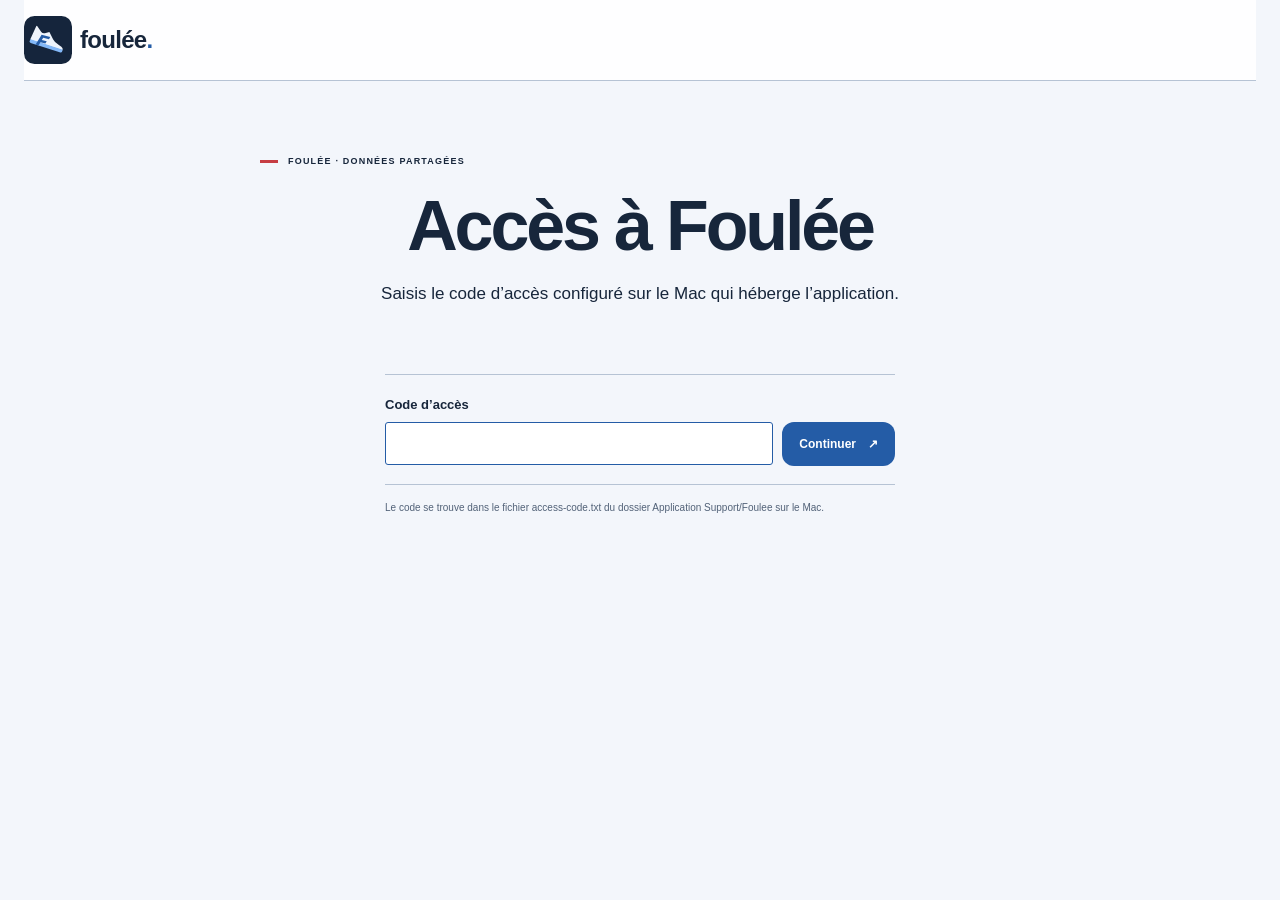
<file: index.html>
<!doctype html>
<html lang="fr">
<head>
  <meta charset="utf-8">
  <meta name="viewport" content="width=device-width, initial-scale=1, viewport-fit=cover">
  <meta name="theme-color" content="#245ca6">
  <meta name="apple-mobile-web-app-capable" content="yes">
  <meta name="apple-mobile-web-app-status-bar-style" content="default">
  <meta name="apple-mobile-web-app-title" content="Foulée">
  <link rel="manifest" href="/manifest.webmanifest">
  <link rel="apple-touch-icon" href="/icons/apple-touch-icon.png">
  <link rel="icon" type="image/png" href="/icons/favicon.png">
  <title>Foulée — Coach running</title>
  <script>try{if(localStorage.getItem("foulee.theme")==="dark")document.documentElement.dataset.theme="dark";}catch{}</script>
  <link rel="stylesheet" href="styles.css">
</head>
<body>
  <div class="shell">
    <header class="topbar">
      <a class="brand" href="#calendrier" aria-label="Foulée, calendrier"><span class="brand-mark"><img src="/icons/shoe-f.svg" alt="" width="48" height="48"></span><span>foulée<span class="brand-dot">.</span></span></a>
      <div class="local-badge" hidden><span></span> Données synchronisées avec le Mac</div>
      <div class="active-user-toolbar" id="active-user-toolbar" aria-label="Espace sportif actif" hidden>
        <span>Profil actif <b id="active-athlete-label"></b></span>


      </div>
    </header>
    <nav class="app-navigation" aria-label="Navigation principale" hidden>
      <a href="#calendrier"><svg viewBox="0 0 24 24" aria-hidden="true"><rect x="3" y="5" width="18" height="16" rx="2"/><path d="M7 3v4m10-4v4M3 10h18M7 14h2m4 0h2m-8 4h2"/></svg><span>Calendrier</span></a>
      <a href="#plan"><svg viewBox="0 0 24 24" aria-hidden="true"><rect x="3" y="3" width="18" height="18" rx="2"/><path d="M7 8h2m4 0h5M7 12h2m4 0h5M7 16h2m4 0h5"/></svg><span>Plan</span></a>
      <a href="#libre"><svg viewBox="0 0 24 24" aria-hidden="true"><circle cx="15" cy="4" r="2"/><path d="m8 10 4-3 4 4 4 1M12 7l-2 7 5 3 1 5M10 14l-4 6H2"/></svg><span>Exercice libre</span></a>
      <a href="#parametres"><svg viewBox="0 0 24 24" aria-hidden="true"><path d="m9 3 1-2h4l1 2 2 1 2-.2 2 3-1 2v3l1 2-2 3-2-.2-2 1-1 2h-4l-1-2-2-1-2 .2-2-3 1-2v-3l-1-2 2-3 2 .2Z"/><circle cx="12" cy="10.5" r="3"/><circle class="pwa-update-dot" cx="21" cy="3" r="4"/></svg><span>Paramètres</span></a>
    </nav>
    <main id="calendar-page" hidden>
      <section class="intro"><div class="eyebrow">TON HISTORIQUE</div><h1>Ton <em>calendrier.</em></h1><p>Retrouve tes exercices réalisés et les prochaines séances de ton plan actif.</p><a class="plan-open-link" href="#exercices">Importer un exercice <span>↗</span></a></section>
      <section class="panel calendar-panel" id="calendar-content"></section>
    </main>
    <main id="settings-page" hidden>
      <section class="intro"><h1>Tes <em>paramètres.</em></h1><p>Apparence, profil et connexion au Mac.</p></section>
      <section class="panel settings-panel"><h2>Application et profil</h2>
          <div class="settings-actions toolbar-tools-list">
            <a href="#plans-enregistres" class="options-roadmap" aria-label="Accéder aux plans enregistrés"><span>Plans enregistrés</span><span aria-hidden="true">›</span></a>
            <a href="#profil" class="options-roadmap">Mon profil sportif</a>
            <a href="#roadmap" class="options-roadmap">Roadmap</a>
            <div class="appearance-options"><span class="options-section-label">Options graphiques</span><button type="button" id="dark-mode-toggle" role="switch" aria-checked="false"><span>Mode sombre</span><span class="theme-switch" aria-hidden="true"></span></button></div>
        <button type="button" id="sync-connect" class="sync-connect-link" hidden>Connecter au Mac</button>
        <button type="button" id="change-athlete">Changer d’utilisateur</button>
        <button type="button" id="export-athlete">Exporter</button>
        <button type="button" id="import-athlete">Importer</button>
        <button type="button" id="import-results">Importer résultats</button>
        <input type="file" id="athlete-file" accept="application/json,.json" hidden>
        <input type="file" id="results-file" accept="application/json,.json" hidden>
          </div>
      </section>
      <aside class="panel pwa-panel" aria-label="Installation et mises à jour"><h2>Installation et mises à jour</h2>
        <button type="button" id="pwa-install" class="secondary-button">Installer Foulée</button>
        <p id="pwa-status" role="status"></p>
        <button type="button" id="pwa-update" class="secondary-button" hidden>Mettre à jour Foulée</button>
      </aside>
    </main>

    <main id="saved-plans-page" hidden>
      <a href="#parametres" class="calendar-back">← Paramètres</a>
      <section class="intro"><h1>Plans <em>enregistrés.</em></h1></section>
      <section class="panel plan-library-panel">
        <div class="panel-heading"><div><h2>Mes plans enregistrés</h2></div><button id="new-plan" class="primary-button" type="button"><span>Créer un plan</span><span>＋</span></button></div>
        <div id="saved-plans-list" class="saved-plans-list"></div>
      </section>
    </main>

    <main id="plan-editor-page" hidden>
      <a href="#plans-enregistres" class="calendar-back">← Plans enregistrés</a>
        <section class="panel plan-form-panel" id="plan-form-panel" hidden>
          <div class="panel-heading"><div><h2 id="plan-editor-title">Mon objectif de course</h2></div><button type="button" id="cancel-plan-edit" class="cancel-editor">Annuler</button></div>
          <form id="plan-form">
            <label class="field-label" for="plan-title">Titre du plan</label>
            <input class="text-input" id="plan-title" name="title" type="text" maxlength="100" placeholder="Marathon de Paris, remise en forme…" required>

            <fieldset class="plan-kind-picker"><legend>Type de plan</legend><div class="plan-kind-options">
              <label><input type="radio" name="kind" value="race" checked><span><svg viewBox="0 0 24 24" aria-hidden="true"><path d="M5 21V3m0 1h14l-3 4 3 4H5"/></svg>Course</span></label>
              <label><input type="radio" name="kind" value="general"><span><svg viewBox="0 0 24 24" aria-hidden="true"><path d="M20 5c-3-3-6-1-8 1-2-2-5-4-8-1-4 4 1 9 8 15 7-6 12-11 8-15Z"/></svg>Maintien en forme</span></label>
            </div></fieldset>
            <label class="field-label spaced" id="plan-goal-label" for="plan-goal">Course préparée</label>
            <select id="plan-goal" name="goal"><option value="5k">5 km</option><option value="10k">10 km</option><option value="semi">Semi-marathon</option><option value="marathon">Marathon</option></select>
            <div class="field-row"><div><label class="field-label" for="plan-start">Début du plan</label><input class="text-input" id="plan-start" name="startDate" type="date" required></div><div><label class="field-label" id="plan-end-label" for="plan-race">Date de la course</label><input class="text-input" id="plan-race" name="raceDate" type="date" required></div></div>
            <label class="field-label spaced">Temps visé</label>
            <div class="time-fields target-time"><label><input name="targetHours" type="number" min="0" max="20" placeholder="3" aria-label="Heures visées"><span>h</span></label><label><input name="targetMinutes" type="number" min="0" max="59" placeholder="45" aria-label="Minutes visées" required><span>min</span></label></div>
            <fieldset class="weekday-picker"><legend>Jours habituels de course</legend><p>Choisis de 2 à 5 jours. Chaque jour coché correspond à une séance.</p><div class="weekday-options"><label><input type="checkbox" name="trainingWeekday" value="1"><span>Lun</span></label><label><input type="checkbox" name="trainingWeekday" value="2"><span>Mar</span></label><label><input type="checkbox" name="trainingWeekday" value="3"><span>Mer</span></label><label><input type="checkbox" name="trainingWeekday" value="4"><span>Jeu</span></label><label><input type="checkbox" name="trainingWeekday" value="5"><span>Ven</span></label><label><input type="checkbox" name="trainingWeekday" value="6"><span>Sam</span></label><label><input type="checkbox" name="trainingWeekday" value="0"><span>Dim</span></label></div><output id="plan-days-summary" aria-live="polite"></output><input id="plan-days" name="days" type="hidden" value="3"></fieldset>
            <details class="plan-pace-menu"><summary>Repères d’allure</summary>
            <div id="plan-reference-settings"><label class="field-label spaced" for="reference-race">Résultat utilisé pour calculer les allures</label>
            <select id="reference-race" name="referenceRaceId"></select>
            <p class="field-explanation">Tu peux choisir la course qui représente le mieux ta forme actuelle.</p></div>
            <div id="plan-pace-settings"></div></details>
            <button class="primary-button save-profile-button" type="submit"><span id="plan-submit-label">Créer et enregistrer le plan</span><span>↗</span></button>
            <p class="plan-form-note">Le plan sera enregistré dans l’espace de la personne sélectionnée. Il s’appuie sur son profil et ses résultats de course.</p>
          </form>
        </section>
    </main>

    <main id="access-page" hidden>
      <section class="user-select-hero">
        <div class="eyebrow"><span class="eyebrow-line"></span> FOULÉE · DONNÉES PARTAGÉES</div>
        <h1>Accès à Foulée</h1>
        <p>Saisis le code d’accès configuré sur le Mac qui héberge l’application.</p>
      </section>
      <section class="user-select-content">
        <button type="button" id="offline-continue" class="secondary-button" hidden>Continuer hors connexion</button>
        <form id="access-form" class="create-athlete-form">
          <label for="access-code">Code d’accès</label>
          <div><input id="access-code" type="password" autocomplete="current-password" required><button class="primary-button" type="submit">Continuer <span>↗</span></button></div>
          <p id="access-message" role="status" class="privacy-note">Le code se trouve dans le fichier access-code.txt du dossier Application Support/Foulee sur le Mac.</p>
        </form>
      </section>
    </main>

    <main id="user-select-page" hidden>
      <section class="user-select-hero">
        <div class="eyebrow"><span class="eyebrow-line"></span> FOULÉE · ESPACES PERSONNELS</div>
        <h1>Qui s’entraîne&nbsp;?</h1>
        <p>Choisis un profil pour retrouver son programme et ses séances.</p>
      </section>
      <section class="user-select-content" aria-label="Choix du profil">
        <div id="athlete-choice-list" class="athlete-choice-list"></div>
        <div id="chooser-sync-actions" class="chooser-sync-actions"></div>
        <form id="create-athlete-form" class="create-athlete-form">
          <label for="new-athlete-name">Créer un nouvel espace</label>
          <div><input id="new-athlete-name" name="name" maxlength="50" placeholder="Prénom ou nom" required><button class="primary-button" type="submit">Créer mon profil <span>↗</span></button></div>
        </form>
      </section>
    </main>

    <main id="exercise-page" hidden>
      <a class="calendar-back" href="#calendrier"><span aria-hidden="true">←</span> Calendrier</a>
      <section class="intro">
        <div class="eyebrow"><span class="eyebrow-line"></span> ANALYSE D’UN EXERCICE</div>
        <h1>Ta séance, <em>en détail.</em></h1>
        <p>Importe un exercice JSON pour retrouver son parcours et ses mesures, même sans plan d’entraînement.</p>

      </section>
      <section class="panel exercise-import-panel">
        <div><h2>Importer un exercice</h2><p>Fichier JSON Foulée exporté depuis l’app compagnon Apple Watch.</p></div>
        <button id="exercise-import" type="button" class="primary-button">Choisir un fichier JSON <span>↗</span></button>
        <input id="exercise-file" type="file" accept=".json,application/json" hidden>
        <p id="exercise-message" role="status" aria-live="polite"></p>
      </section>
      <div class="exercise-layout">
        <aside class="panel exercise-library"><h2>Mes exercices</h2><div id="exercise-list"></div></aside>
        <section id="exercise-detail" aria-live="polite"><div class="panel empty-state"><h3>Les détails apparaîtront ici.</h3><p>Importe un exercice pour consulter les traces GPS, le rythme cardiaque, l’allure, les pas par minute et le dénivelé.</p></div></section>
      </div>
    </main>

    <main id="roadmap-page" hidden>
      <a class="back-link" href="#espace">← Retour à l’accueil</a>
      <section class="intro roadmap-intro">
        <div class="eyebrow"><span class="eyebrow-line"></span> FOULÉE · FEUILLE DE ROUTE</div>
        <h1>Une direction claire,<br><em>une foulée à la fois.</em></h1>
        <p>Planifier → Courir → Mesurer → Comprendre → Adapter.</p>
      </section>
      <section class="panel roadmap-priority"><h2>Notre priorité : la personnalisation</h2><p>Terminer la boucle MVP avant les outils Analyse Expert : choisir la bonne séance, comprendre sa réalisation et adapter la suivante.</p></section>
      <div class="roadmap-legend"><p><strong>18 / 35 fonctionnalités terminées</strong> · Mise à jour le 4 octobre 2026</p><p><span class="roadmap-done">✅ Terminé</span><span>🚧 En cours / à venir</span><span>✓ Catégorie produit</span></p></div>
      <p class="roadmap-help">Les coches des colonnes MVP et Analyse Expert indiquent la catégorie. L’état indique séparément ce qui est implémenté; les limites et validations restantes sont précisées dans chaque ligne.</p>
<section class="panel roadmap-section"><h2>Personnaliser et planifier</h2><div class="roadmap-table-wrap" tabindex="0" role="region" aria-label="Personnaliser et planifier"><table class="roadmap-table"><thead><tr><th scope="col">Fonctionnalité</th><th scope="col">MVP</th><th scope="col">Analyse Expert</th><th scope="col">État</th></tr></thead><tbody><tr><th scope="row">Profils sportifs et objectifs<small>Espaces indépendants, niveau, disponibilités et repères personnels.</small></th><td class="roadmap-category" data-label="MVP"><span aria-label="Oui">✓</span></td><td class="roadmap-category" data-label="Analyse Expert"><span aria-label="Non">—</span></td><td data-label="État"><span class="roadmap-status roadmap-done">✅ Terminé</span></td></tr><tr><th scope="row">Historique des courses et allures de référence<small>Résultats modifiables, course de référence et correction du seuil.</small></th><td class="roadmap-category" data-label="MVP"><span aria-label="Oui">✓</span></td><td class="roadmap-category" data-label="Analyse Expert"><span aria-label="Non">—</span></td><td data-label="État"><span class="roadmap-status roadmap-done">✅ Terminé</span></td></tr><tr><th scope="row">Génération de séances à partir de modèles<small>Endurance, tempo, fractionné et sortie longue avec étapes éditables.</small></th><td class="roadmap-category" data-label="MVP"><span aria-label="Oui">✓</span></td><td class="roadmap-category" data-label="Analyse Expert"><span aria-label="Non">—</span></td><td data-label="État"><span class="roadmap-status roadmap-done">✅ Terminé</span></td></tr><tr><th scope="row">Bibliothèque de plans et calendrier<small>Plusieurs plans, jours préférés, dates et objectifs de course.</small></th><td class="roadmap-category" data-label="MVP"><span aria-label="Oui">✓</span></td><td class="roadmap-category" data-label="Analyse Expert"><span aria-label="Non">—</span></td><td data-label="État"><span class="roadmap-status roadmap-done">✅ Terminé</span></td></tr><tr><th scope="row">Édition détaillée des séances<small>Échauffement, répétitions, récupérations et retour au calme.</small></th><td class="roadmap-category" data-label="MVP"><span aria-label="Oui">✓</span></td><td class="roadmap-category" data-label="Analyse Expert"><span aria-label="Non">—</span></td><td data-label="État"><span class="roadmap-status roadmap-done">✅ Terminé</span></td></tr><tr><th scope="row">Génération personnalisée selon la progression<small>Tenir compte de l’historique récent, de la charge et de la réponse à l’entraînement.</small></th><td class="roadmap-category" data-label="MVP"><span aria-label="Oui">✓</span></td><td class="roadmap-category" data-label="Analyse Expert"><span aria-label="Non">—</span></td><td data-label="État"><span class="roadmap-status roadmap-pending">🚧 En cours / à venir</span></td></tr><tr><th scope="row">État du jour avant la séance<small>Sommeil, fatigue, jambes et motivation pour ajuster la proposition.</small></th><td class="roadmap-category" data-label="MVP"><span aria-label="Oui">✓</span></td><td class="roadmap-category" data-label="Analyse Expert"><span aria-label="Non">—</span></td><td data-label="État"><span class="roadmap-status roadmap-pending">🚧 En cours / à venir</span></td></tr></tbody></table></div></section>
<section class="panel roadmap-section"><h2>Courir et récupérer les résultats</h2><div class="roadmap-table-wrap" tabindex="0" role="region" aria-label="Courir et récupérer les résultats"><table class="roadmap-table"><thead><tr><th scope="col">Fonctionnalité</th><th scope="col">MVP</th><th scope="col">Analyse Expert</th><th scope="col">État</th></tr></thead><tbody><tr><th scope="row">Export des séances vers le compagnon iPhone<small>JSON Foulée converti en séance WorkoutKit; synchronisation réelle sur Watch à valider.</small></th><td class="roadmap-category" data-label="MVP"><span aria-label="Oui">✓</span></td><td class="roadmap-category" data-label="Analyse Expert"><span aria-label="Non">—</span></td><td data-label="État"><span class="roadmap-status roadmap-done">✅ Terminé</span></td></tr><tr><th scope="row">Validation sur iPhone et Apple Watch<small>Vérifier sur appareils réels la programmation et l’exécution des séances.</small></th><td class="roadmap-category" data-label="MVP"><span aria-label="Oui">✓</span></td><td class="roadmap-category" data-label="Analyse Expert"><span aria-label="Non">—</span></td><td data-label="État"><span class="roadmap-status roadmap-pending">🚧 En cours / à venir</span></td></tr><tr><th scope="row">Récupération des résultats Santé<small>Export unitaire détaillé et import avec association à une séance du plan.</small></th><td class="roadmap-category" data-label="MVP"><span aria-label="Oui">✓</span></td><td class="roadmap-category" data-label="Analyse Expert"><span aria-label="Non">—</span></td><td data-label="État"><span class="roadmap-status roadmap-done">✅ Terminé</span></td></tr><tr><th scope="row">Bibliothèque d’exercices indépendante des plans<small>Import, détection des doublons et conservation par profil.</small></th><td class="roadmap-category" data-label="MVP"><span aria-label="Oui">✓</span></td><td class="roadmap-category" data-label="Analyse Expert"><span aria-label="Non">—</span></td><td data-label="État"><span class="roadmap-status roadmap-done">✅ Terminé</span></td></tr><tr><th scope="row">Suivi des séances et comparaison durée prévue / réelle<small>Séance faite ou manquée, report, durée et distance réalisées.</small></th><td class="roadmap-category" data-label="MVP"><span aria-label="Oui">✓</span></td><td class="roadmap-category" data-label="Analyse Expert"><span aria-label="Non">—</span></td><td data-label="État"><span class="roadmap-status roadmap-done">✅ Terminé</span></td></tr><tr><th scope="row">RPE et ressenti après la séance<small>RPE, ressenti et commentaire à l’import d’exercice; comparaison de durée et proposition de revoir le plan par règles locales.</small></th><td class="roadmap-category" data-label="MVP"><span aria-label="Oui">✓</span></td><td class="roadmap-category" data-label="Analyse Expert"><span aria-label="Non">—</span></td><td data-label="État"><span class="roadmap-status roadmap-done">✅ Terminé</span></td></tr></tbody></table></div></section>
<section class="panel roadmap-section"><h2>Comprendre et adapter</h2><div class="roadmap-table-wrap" tabindex="0" role="region" aria-label="Comprendre et adapter"><table class="roadmap-table"><thead><tr><th scope="col">Fonctionnalité</th><th scope="col">MVP</th><th scope="col">Analyse Expert</th><th scope="col">État</th></tr></thead><tbody><tr><th scope="row">Parcours GPS et graphiques de base<small>Allure, fréquence cardiaque, cadence, altitude et pente; carte optionnelle.</small></th><td class="roadmap-category" data-label="MVP"><span aria-label="Oui">✓</span></td><td class="roadmap-category" data-label="Analyse Expert"><span aria-label="Non">—</span></td><td data-label="État"><span class="roadmap-status roadmap-done">✅ Terminé</span></td></tr><tr><th scope="row">Curseur synchronisé entre courbes et GPS<small>Lecture commune au clic, au toucher et au clavier; interpolation signalée.</small></th><td class="roadmap-category" data-label="MVP"><span aria-label="Oui">✓</span></td><td class="roadmap-category" data-label="Analyse Expert"><span aria-label="Non">—</span></td><td data-label="État"><span class="roadmap-status roadmap-done">✅ Terminé</span></td></tr><tr><th scope="row">Identifier les phases de séance<small>Échauffement, travail, récupération, retour au calme et répétitions.</small></th><td class="roadmap-category" data-label="MVP"><span aria-label="Oui">✓</span></td><td class="roadmap-category" data-label="Analyse Expert"><span aria-label="Non">—</span></td><td data-label="État"><span class="roadmap-status roadmap-pending">🚧 En cours / à venir</span></td></tr><tr><th scope="row">Comparaison détaillée prévu / réalisé<small>Durées et allures moyennes des blocs associés explicitement; écarts et données manquantes expliqués. Analyse partielle, régularité et conditions non évaluées.</small></th><td class="roadmap-category" data-label="MVP"><span aria-label="Oui">✓</span></td><td class="roadmap-category" data-label="Analyse Expert"><span aria-label="Non">—</span></td><td data-label="État"><span class="roadmap-status roadmap-pending">🚧 En cours / à venir</span></td></tr><tr><th scope="row">Lecture automatique de coach<small>Lecture contextualisée via Ollama/Qwen3 : intention, écarts, ressenti, limites et pistes. Cas fictifs testés; pertinence du jugement à vérifier.</small></th><td class="roadmap-category" data-label="MVP"><span aria-label="Oui">✓</span></td><td class="roadmap-category" data-label="Analyse Expert"><span aria-label="Non">—</span></td><td data-label="État"><span class="roadmap-status roadmap-done">✅ Terminé</span></td></tr><tr><th scope="row">Adaptation des séances suivantes<small>Ajuster la charge, les allures et la récupération avec une explication.</small></th><td class="roadmap-category" data-label="MVP"><span aria-label="Oui">✓</span></td><td class="roadmap-category" data-label="Analyse Expert"><span aria-label="Non">—</span></td><td data-label="État"><span class="roadmap-status roadmap-pending">🚧 En cours / à venir</span></td></tr><tr><th scope="row">Présentation Résumé → Analyse → Expert<small>Un résumé utile, quelques courbes pertinentes puis les outils avancés.</small></th><td class="roadmap-category" data-label="MVP"><span aria-label="Oui">✓</span></td><td class="roadmap-category" data-label="Analyse Expert"><span aria-label="Non">—</span></td><td data-label="État"><span class="roadmap-status roadmap-pending">🚧 En cours / à venir</span></td></tr></tbody></table></div></section>
<section class="panel roadmap-section"><h2>Explorer avec Analyse Expert</h2><div class="roadmap-table-wrap" tabindex="0" role="region" aria-label="Explorer avec Analyse Expert"><table class="roadmap-table"><thead><tr><th scope="col">Fonctionnalité</th><th scope="col">MVP</th><th scope="col">Analyse Expert</th><th scope="col">État</th></tr></thead><tbody><tr><th scope="row">Superposition libre des métriques<small>Choisir les courbes à afficher dans un même repère.</small></th><td class="roadmap-category" data-label="MVP"><span aria-label="Non">—</span></td><td class="roadmap-category" data-label="Analyse Expert"><span aria-label="Oui">✓</span></td><td data-label="État"><span class="roadmap-status roadmap-pending">🚧 En cours / à venir</span></td></tr><tr><th scope="row">Zoom avancé et lecture par appui long<small>Explorer une zone et déplacer le curseur par glissement.</small></th><td class="roadmap-category" data-label="MVP"><span aria-label="Non">—</span></td><td class="roadmap-category" data-label="Analyse Expert"><span aria-label="Oui">✓</span></td><td data-label="État"><span class="roadmap-status roadmap-pending">🚧 En cours / à venir</span></td></tr><tr><th scope="row">Zoom sur une phase et navigation dans les intervalles<small>Isoler une répétition et passer à la précédente ou à la suivante.</small></th><td class="roadmap-category" data-label="MVP"><span aria-label="Non">—</span></td><td class="roadmap-category" data-label="Analyse Expert"><span aria-label="Oui">✓</span></td><td data-label="État"><span class="roadmap-status roadmap-pending">🚧 En cours / à venir</span></td></tr><tr><th scope="row">Superposition réelle de phases d’une même séance<small>Comparer deux répétitions sur le même graphique, recalées à zéro.</small></th><td class="roadmap-category" data-label="MVP"><span aria-label="Non">—</span></td><td class="roadmap-category" data-label="Analyse Expert"><span aria-label="Oui">✓</span></td><td data-label="État"><span class="roadmap-status roadmap-pending">🚧 En cours / à venir</span></td></tr><tr><th scope="row">Comparaison avec les séances précédentes<small>Superposer des phases compatibles de plusieurs exercices.</small></th><td class="roadmap-category" data-label="MVP"><span aria-label="Non">—</span></td><td class="roadmap-category" data-label="Analyse Expert"><span aria-label="Oui">✓</span></td><td data-label="État"><span class="roadmap-status roadmap-pending">🚧 En cours / à venir</span></td></tr><tr><th scope="row">Recalage par temps ou par distance<small>Comparer des répétitions chronométrées ou des distances identiques.</small></th><td class="roadmap-category" data-label="MVP"><span aria-label="Non">—</span></td><td class="roadmap-category" data-label="Analyse Expert"><span aria-label="Oui">✓</span></td><td data-label="État"><span class="roadmap-status roadmap-pending">🚧 En cours / à venir</span></td></tr><tr><th scope="row">Sélection libre d’une portion<small>Sélectionner un segment temporaire pour l’analyser ou le comparer.</small></th><td class="roadmap-category" data-label="MVP"><span aria-label="Non">—</span></td><td class="roadmap-category" data-label="Analyse Expert"><span aria-label="Oui">✓</span></td><td data-label="État"><span class="roadmap-status roadmap-pending">🚧 En cours / à venir</span></td></tr><tr><th scope="row">Tendances de progression<small>Comparer allure / FC, récupérations et régularité dans des conditions proches.</small></th><td class="roadmap-category" data-label="MVP"><span aria-label="Non">—</span></td><td class="roadmap-category" data-label="Analyse Expert"><span aria-label="Oui">✓</span></td><td data-label="État"><span class="roadmap-status roadmap-pending">🚧 En cours / à venir</span></td></tr></tbody></table></div></section>
<section class="panel roadmap-section"><h2>Conserver et partager les données</h2><div class="roadmap-table-wrap" tabindex="0" role="region" aria-label="Conserver et partager les données"><table class="roadmap-table"><thead><tr><th scope="col">Fonctionnalité</th><th scope="col">MVP</th><th scope="col">Analyse Expert</th><th scope="col">État</th></tr></thead><tbody><tr><th scope="row">Export et import des dossiers sportifs<small>Transfert des profils, courses, plans et exercices en JSON.</small></th><td class="roadmap-category" data-label="MVP"><span aria-label="Oui">✓</span></td><td class="roadmap-category" data-label="Analyse Expert"><span aria-label="Non">—</span></td><td data-label="État"><span class="roadmap-status roadmap-done">✅ Terminé</span></td></tr><tr><th scope="row">Stockage partagé sur le Mac<small>Base SQLite, code d’accès, synchronisation locale et sauvegardes quotidiennes.</small></th><td class="roadmap-category" data-label="MVP"><span aria-label="Oui">✓</span></td><td class="roadmap-category" data-label="Analyse Expert"><span aria-label="Non">—</span></td><td data-label="État"><span class="roadmap-status roadmap-done">✅ Terminé</span></td></tr><tr><th scope="row">Imports volumineux<small>Sans plafond de taille; confirmation avant lecture au-delà de 100 Mo.</small></th><td class="roadmap-category" data-label="MVP"><span aria-label="Oui">✓</span></td><td class="roadmap-category" data-label="Analyse Expert"><span aria-label="Non">—</span></td><td data-label="État"><span class="roadmap-status roadmap-done">✅ Terminé</span></td></tr><tr><th scope="row">Architecture iCloud<small>Définir puis réaliser la synchronisation pour l’usage hors du réseau du Mac.</small></th><td class="roadmap-category" data-label="MVP"><span aria-label="Oui">✓</span></td><td class="roadmap-category" data-label="Analyse Expert"><span aria-label="Non">—</span></td><td data-label="État"><span class="roadmap-status roadmap-pending">🚧 En cours / à venir</span></td></tr><tr><th scope="row">Application installable (PWA)<small>Icônes, fenêtre dédiée, aide à l’installation et écran de reconnexion hors ligne sur localhost ou HTTPS.</small></th><td class="roadmap-category" data-label="MVP"><span aria-label="Oui">✓</span></td><td class="roadmap-category" data-label="Analyse Expert"><span aria-label="Non">—</span></td><td data-label="État"><span class="roadmap-status roadmap-done">✅ Terminé</span></td></tr><tr><th scope="row">Accès HTTPS depuis l’iPhone<small>Configurer une adresse HTTPS de confiance pour activer le service worker sur le réseau local.</small></th><td class="roadmap-category" data-label="MVP"><span aria-label="Oui">✓</span></td><td class="roadmap-category" data-label="Analyse Expert"><span aria-label="Non">—</span></td><td data-label="État"><span class="roadmap-status roadmap-pending">🚧 En cours / à venir</span></td></tr><tr><th scope="row">Interface responsive iPhone et PWA<small>Police système Apple, formulaires empilés, actions tactiles et roadmap en cartes sur petit écran.</small></th><td class="roadmap-category" data-label="MVP"><span aria-label="Oui">✓</span></td><td class="roadmap-category" data-label="Analyse Expert"><span aria-label="Non">—</span></td><td data-label="État"><span class="roadmap-status roadmap-done">✅ Terminé</span></td></tr></tbody></table></div></section>
    </main>

    <main id="home-page" hidden>
      <section class="intro">
        <div class="eyebrow"><span class="eyebrow-line"></span> TON ESPACE RUNNING</div>
        <h1>Ton exercice <em>libre.</em></h1>
        <p>Crée une séance indépendante du plan et ajuste ses étapes à ton rythme.</p>

      </section>

      <div class="workspace free-workspace">
        <div id="profile-summary" hidden></div>
        <section class="panel builder-panel">
          <div class="panel-heading"><div><h2>La prochaine séance</h2></div><span class="today" id="today"></span></div>
          <div class="session-controls">
            <div><span class="field-label">Type d’exercice</span><select id="session-type" hidden aria-hidden="true"><option value="easy">Footing</option><option value="long">Sortie longue</option><option value="tempo">Tempo</option><option value="intervals">VMA</option></select><div class="free-type-buttons" role="group" aria-label="Type d’exercice"><button type="button" data-session-type="easy" aria-pressed="true" style="--exercise-color:#2876bc">Footing</button><button type="button" data-session-type="long" aria-pressed="false" style="--exercise-color:#348357">Sortie longue</button><button type="button" data-session-type="tempo" aria-pressed="false" style="--exercise-color:#d77a20">Tempo</button><button type="button" data-session-type="intervals" aria-pressed="false" style="--exercise-color:#cc4147">VMA</button></div></div>
            <div><label class="field-label" for="session-date">Date prévue</label><input class="text-input" id="session-date" type="date" required></div>
            <button id="generate" class="primary-button" type="button"><span>Créer ma séance</span><span class="arrow">↗</span></button>
          </div>

          <div class="session-card" id="session-card" aria-live="polite">
            <div class="empty-state"><div class="empty-icon">↗</div><h3>À toi de choisir le rythme.</h3><p>Choisis un type de séance puis lance la création. Tu pourras ensuite ajuster chaque étape.</p></div>
          </div>
          <div class="session-actions" id="session-actions" hidden>
            <button type="button" class="secondary-button" id="add-step">＋ Ajouter une étape</button>
            <button type="button" class="secondary-button" id="add-repeat">＋ Répétition</button>
            <button type="button" class="secondary-button export-button" id="export">Exporter pour Apple Watch <span>↓</span></button>
          </div>
          <p class="coach-note" id="coach-note">Les allures proposées sont des repères indicatifs : adapte l’effort à tes sensations et à ta forme du jour.</p>
        </section>
      </div>
      <footer><span>FOULÉE <span class="brand-dot">·</span> PROTOTYPE LOCAL</span><span>Conçu pour avancer, une sortie à la fois.</span></footer>
    </main>
    <main id="profile-page" hidden>
      <a href="#parametres" class="calendar-back">← Paramètres</a>
      <section class="intro"><h1>Mon profil <em>sportif.</em></h1></section>
      <section class="panel profile-read-panel"><div class="panel-heading"><h2>Mes repères</h2><a href="#modifier-profil" class="primary-button">Mettre à jour</a></div><dl id="profile-read-details" class="profile-read-details"></dl></section>
      <section class="panel trophy-panel"><div class="panel-heading"><div><h2>Mes trophées</h2><span id="race-count">0 course</span></div><button id="add-race" class="primary-button" type="button">Ajouter une course ＋</button></div><div id="race-list" class="race-list"></div></section>
    </main>
    <main id="profile-editor-page" hidden>
      <a href="#profil" class="calendar-back">← Mon profil sportif</a>
      <section class="intro"><h1>Mettre à jour <em>mon profil.</em></h1></section>
      <section class="panel profile-edit-panel">
          <form id="profile-form">
            <label class="field-label" for="athlete-name">Nom ou prénom <span class="optional">FACULTATIF</span></label>
            <input class="text-input" id="athlete-name" name="name" maxlength="50" placeholder="Comment t’appeler ?">
            <label class="field-label spaced" for="goal">Mon objectif</label>
            <select id="goal" name="goal"><option value="endurance">Développer mon endurance</option><option value="10k">Préparer un 10 km</option><option value="semi">Préparer un semi-marathon</option><option value="marathon">Préparer un marathon</option><option value="reprise">Reprendre progressivement</option></select>
            <div class="field-row"><div><label class="field-label" for="level">Mon expérience</label><select id="level" name="level"><option value="debutant">Débutant</option><option value="regulier">Régulier</option><option value="confirme">Confirmé</option></select></div><div><label class="field-label" for="days">Sorties / semaine</label><select id="days" name="days"><option value="2">2 sorties</option><option value="3">3 sorties</option><option value="4">4 sorties</option><option value="5">5 sorties</option></select></div></div>
            <div class="field-row"><div><label class="field-label" for="easy-pace">Allure facile</label><div class="input-wrap"><input id="easy-pace" name="easyPace" inputmode="numeric" maxlength="5" placeholder="6:45"><span>min/km</span></div></div><div><label class="field-label" for="long-run">Sortie longue</label><div class="input-wrap"><input id="long-run" name="longRun" type="number" min="5" max="42" placeholder="12"><span>km</span></div></div></div>
            <div class="threshold-profile-field"><label class="field-label" for="threshold-pace">Mon seuil / tempo <span class="optional">FACULTATIF</span></label><div class="input-wrap"><input id="threshold-pace" name="thresholdPace" inputmode="numeric" maxlength="5" placeholder="5:55"><span>min/km</span></div><small>Si renseigné, cette allure remplace l’estimation automatique dans le plan.</small></div>
            <button class="primary-button save-profile-button" type="submit"><span>Enregistrer mon profil</span><span>✓</span></button>
          </form>
      </section>
    </main>
    <main id="race-editor-page" hidden>
      <a href="#profil" class="calendar-back">← Mes trophées</a>
      <section class="intro"><h1 id="race-editor-title">Ajouter une <em>course.</em></h1></section>
      <section class="panel race-panel">
          <form id="race-form" class="race-form">
            <input type="hidden" name="id">
            <div class="field-row"><div><label class="field-label" for="race-type">Distance</label><select id="race-type" name="type"><option value="5 km">5 km</option><option value="10 km">10 km</option><option value="Semi-marathon">Semi-marathon</option><option value="Marathon">Marathon</option><option value="Trail">Trail</option><option value="Autre">Autre</option></select></div><div><label class="field-label" for="race-date">Date</label><input class="text-input" id="race-date" name="date" type="date" required></div></div>
            <div class="field-row custom-distance-row" id="custom-distance-row" hidden><div><label class="field-label" for="race-distance">Distance parcourue</label><div class="input-wrap"><input id="race-distance" name="distance" type="number" min="1" max="250" step="0.1" placeholder="25"><span>km</span></div></div><div></div></div>
            <label class="field-label spaced">Temps réalisé</label>
            <div class="time-fields"><label><input name="hours" type="number" min="0" max="99" placeholder="0" aria-label="Heures"><span>h</span></label><label><input name="minutes" type="number" min="0" max="59" placeholder="45" aria-label="Minutes"><span>min</span></label><label><input name="seconds" type="number" min="0" max="59" placeholder="00" aria-label="Secondes"><span>sec</span></label></div>
            <label class="field-label spaced" for="race-name">Nom de la course <span class="optional">FACULTATIF</span></label><input class="text-input" id="race-name" name="raceName" maxlength="70" placeholder="Ex. Marathon de Paris">
            <div class="race-form-actions"><button class="primary-button" type="submit" id="save-race"><span>Ajouter cette course</span><span>＋</span></button><button class="cancel-edit" type="button" id="cancel-race-edit">Annuler</button></div>
          </form>
      </section>
    </main>
    <main id="session-edit-page" hidden><div id="session-edit-content"><a href="#plan" class="calendar-back">← Plan actif</a><p>Choisis une séance dans le plan pour l’éditer.</p></div></main>
    <main id="plan-page" class="profile-page" hidden>
      <a class="back-link" href="#accueil">← Retour à l’accueil</a>
      <section class="intro profile-intro">
        <div class="eyebrow"><span class="eyebrow-line"></span> MON PLAN ACTIF</div>
        <h1>Prépare ta course,<br><em>à ton rythme.</em></h1>
        <p>Suis les séances de ton plan actif. Gère tes autres plans dans Paramètres.</p>
      </section>
      <section class="panel" id="plan-empty" hidden><h2>Aucun plan actif</h2><p>Choisis un plan actif ou crée un plan dans Plans enregistrés.</p><a class="plan-open-link" href="#plans-enregistres">Gérer mes plans</a></section>
      <div class="plan-layout">
        <section class="panel plan-results-panel" id="plan-detail-panel" hidden>
          <div class="panel-heading"><div><h2>Plan actif</h2></div><button type="button" id="edit-active-plan" class="secondary-button">Modifier les réglages</button></div>
          <div id="plan-results"><div class="empty-state"><div class="empty-icon">⌁</div><h3>Ton calendrier apparaîtra ici.</h3><p>Renseigne tes dates, la fréquence hebdomadaire et ton temps visé.</p></div></div>
        </section>
      </div>
      <footer><span>FOULÉE <span class="brand-dot">·</span> PROTOTYPE LOCAL</span><span>Adapte toujours la charge à tes sensations.</span></footer>
    </main>
  </div>
  <div class="toast" id="toast" role="status"></div>
  <dialog id="result-match-dialog" class="result-match-dialog" aria-labelledby="result-match-title">
    <form id="result-match-form">
      <div class="result-match-heading"><div><span class="eyebrow">IMPORT DES RÉSULTATS</span><h2 id="result-match-title">Associer à une séance</h2></div><button id="cancel-result-match" type="button" class="editor-close" aria-label="Fermer">×</button></div>
      <p class="result-match-intro">Choisis la séance du plan correspondant à chaque activité détectée. Les associations exactes par identifiant ou par date sont déjà sélectionnées.</p>
      <div id="result-match-list" class="result-match-list"></div>
      <div class="result-match-actions"><button type="button" id="skip-result-match" class="secondary-button">Annuler l’import</button><button type="submit" class="primary-button">Enregistrer les résultats <span>✓</span></button></div>
    </form>
  </dialog>
  <script src="exercise-module.js"></script>
  <script src="app-v2.js"></script>
  <script src="pwa.js"></script>
</body>
</html>
</file>
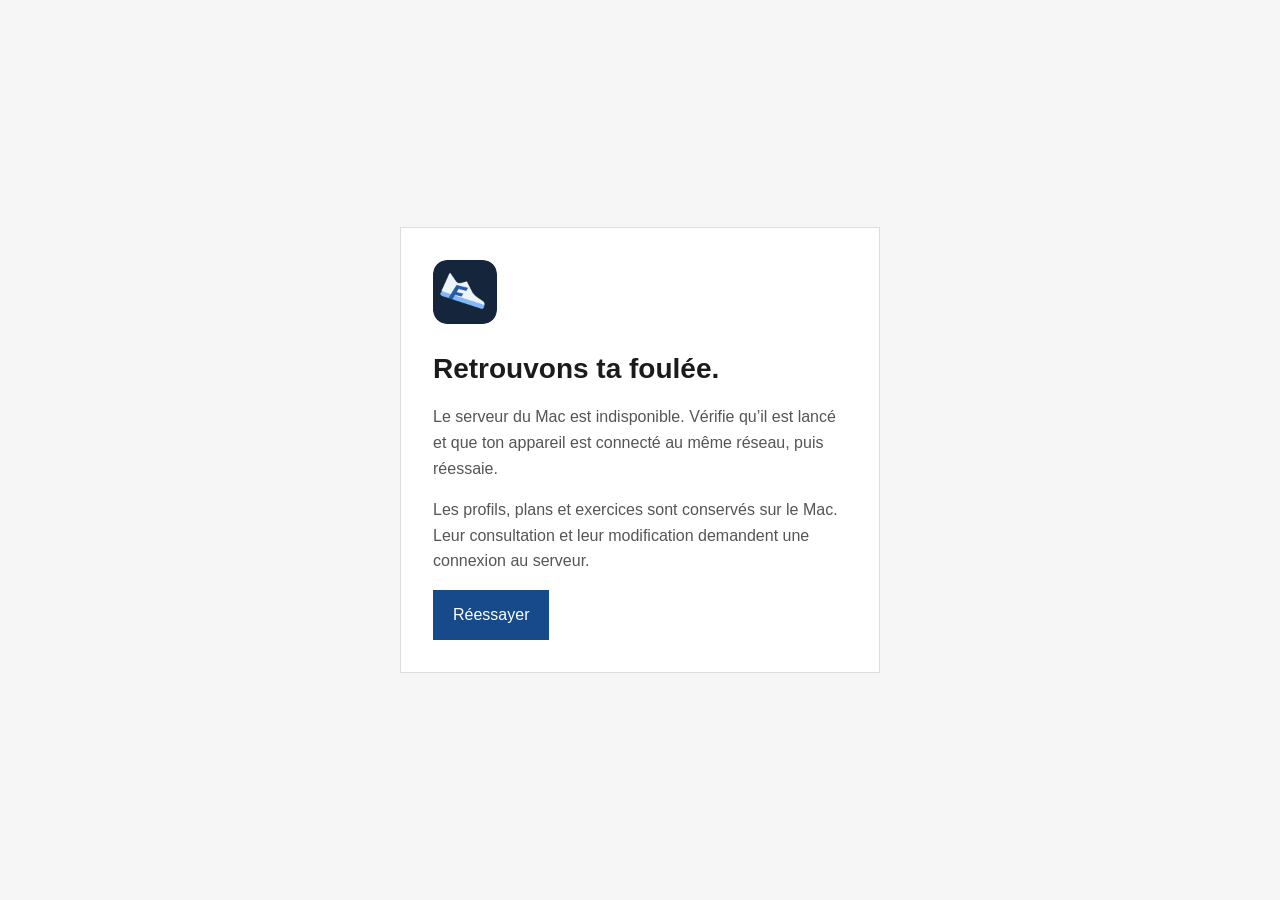
<file: offline.html>
<!doctype html>
<html lang="fr">
<head>
  <meta charset="utf-8">
  <meta name="viewport" content="width=device-width, initial-scale=1, viewport-fit=cover">
  <meta name="theme-color" content="#174a8b">
  <title>Foulée — Reconnexion</title>
  <style>
    *{box-sizing:border-box}body{margin:0;background:#f6f6f6;color:#1b1b1b;font:16px/1.6 -apple-system,BlinkMacSystemFont,"Segoe UI",sans-serif;min-height:100vh;display:grid;place-items:center;padding:24px}main{max-width:480px;background:#fff;border:1px solid #ddd;padding:32px}img{width:64px;height:64px;border-radius:14px}h1{font-size:28px;line-height:1.25}p{color:#555}a{display:inline-block;background:#174a8b;color:#fff;text-decoration:none;padding:12px 20px}a:focus-visible{outline:3px solid #c63d43;outline-offset:4px}
  </style>
</head>
<body><main><img src="/icons/icon-192.png" alt="Foulée"><h1>Retrouvons ta foulée.</h1><p>Le serveur du Mac est indisponible. Vérifie qu’il est lancé et que ton appareil est connecté au même réseau, puis réessaie.</p><p>Les profils, plans et exercices sont conservés sur le Mac. Leur consultation et leur modification demandent une connexion au serveur.</p><a href="/">Réessayer</a></main></body>
</html>
</file>
<file: styles.css>
:root{--ink:#182b23;--muted:#77817a;--paper:#f4f5f1;--white:#fff;--green:#416a51;--lime:#d9ee84;--line:#e8ebe5;--orange:#e9a06b;--shadow:0 16px 50px #1834260b}*{box-sizing:border-box}body{margin:0;background:var(--paper);color:var(--ink);font-family:var(--font-system);font-size:14px}.shell{max-width:1240px;margin:auto;padding:0 42px}.topbar{height:82px;border-bottom:1px solid var(--line);display:flex;align-items:center;justify-content:space-between}.brand{display:flex;align-items:center;gap:10px;color:var(--ink);text-decoration:none;font-size:22px;font-weight:700;letter-spacing:-1px}.brand-mark{width:30px;height:30px;border-radius:10px 10px 10px 3px;background:var(--green);color:var(--lime);font-size:17px;display:grid;place-items:center}.brand-dot{color:var(--accent)}.local-badge{font-size:12px;color:var(--muted);display:flex;align-items:center;gap:8px}.local-badge span{width:7px;height:7px;background:var(--button-bg);border-radius:50%;box-shadow:0 0 0 4px #80a76520}.intro{padding:60px 0 42px}.eyebrow{font-size:10px;font-weight:700;letter-spacing:1.7px;color:var(--muted);display:flex;align-items:center;gap:10px}.eyebrow-line{height:1px;width:25px;background:var(--orange)}h1{font-size:53px;line-height:1.11;letter-spacing:-2.7px;margin:18px 0 13px;font-weight:600}h1 em{font-family:var(--font-system);font-weight:500;color:var(--green)}.intro p{font-size:15px;color:var(--muted);margin:0}.workspace{display:grid;grid-template-columns:minmax(300px,.83fr) minmax(480px,1.5fr);gap:20px;align-items:start}.panel{background:var(--white);border:1px solid var(--line);border-radius:14px;box-shadow:var(--shadow)}.profile-panel{padding:26px 25px 20px}.builder-panel{padding:26px 28px 20px}.panel-heading{display:flex;align-items:flex-start;justify-content:space-between;margin-bottom:25px}.panel-heading>div{display:flex;align-items:center;gap:11px}.step-number{font-size:10px;font-weight:700;color:var(--muted);letter-spacing:.7px;border:1px solid var(--line);border-radius:20px;padding:5px 7px}h2{font-size:17px;letter-spacing:-.4px;margin:0;font-weight:600}.edit-hint{font-size:9px;letter-spacing:1.2px;color:var(--muted);padding-top:7px}.field-label{font-size:11px;font-weight:600;color:var(--muted);display:block;margin:0 0 8px}.profile-panel select,.session-controls select,.input-wrap{width:100%;height:42px;border:1px solid var(--line);background:var(--white);border-radius:7px;color:var(--accent);padding:0 12px;font:500 12px var(--font-system);outline:0}.profile-panel select:focus,.session-controls select:focus,.input-wrap:focus-within{border-color:var(--line);box-shadow:0 0 0 3px #416a5110}.field-row{display:grid;grid-template-columns:1fr 1fr;gap:12px;margin-top:17px}.input-wrap{display:flex;align-items:center;padding-right:11px}.input-wrap input{width:100%;min-width:0;border:0;background:transparent;outline:0;font:500 12px var(--font-system);color:var(--ink)}.input-wrap span{font-size:10px;color:var(--muted);white-space:nowrap}.text-button{border:0;background:transparent;padding:0;margin:20px 0 0;color:var(--green);font:600 11px var(--font-system);cursor:pointer}.save-icon{display:inline-grid;place-items:center;width:16px;height:16px;border-radius:50%;background:var(--surface-soft);margin-right:5px}.privacy-note{border-top:1px solid var(--line);padding-top:15px;margin:18px 0 0;color:var(--muted);font-size:10px;line-height:1.6}.privacy-note span{font-size:15px;color:var(--accent);margin-right:5px}.today{font-size:10px;color:var(--muted);padding-top:7px}.session-controls{display:flex;align-items:end;gap:13px;padding-bottom:21px;border-bottom:1px solid var(--line)}.session-controls>div{flex:1}.session-controls select{background-color:var(--white)}.primary-button{height:42px;min-width:160px;background:var(--green);border:0;border-radius:7px;color:var(--on-accent);font:600 11px var(--font-system);padding:0 14px 0 17px;display:flex;align-items:center;justify-content:space-between;gap:18px;cursor:pointer;transition:background .2s,transform .2s}.primary-button:hover{background:var(--button-bg);transform:translateY(-1px)}.arrow{color:var(--lime);font-size:17px}.session-card{padding-top:20px;min-height:230px}.empty-state{min-height:205px;border:1px dashed var(--line);border-radius:10px;background:var(--white);display:flex;flex-direction:column;align-items:center;justify-content:center;text-align:center;padding:20px}.empty-icon{width:38px;height:38px;border-radius:50%;background:var(--surface-soft);color:var(--green);font-size:20px;display:grid;place-items:center;margin-bottom:12px}.empty-state h3{font:500 18px var(--font-system);margin:0 0 7px}.empty-state p{max-width:310px;color:var(--muted);font-size:11px;line-height:1.6;margin:0}.session-top{display:flex;justify-content:space-between;align-items:flex-start;margin-bottom:16px}.session-title{font:500 21px var(--font-system);margin:0 0 4px}.session-meta{font-size:10px;color:var(--muted)}.session-stats{display:flex;gap:7px}.stat-pill{background:var(--surface-soft);border-radius:6px;padding:7px 9px;color:var(--accent);font-weight:600;font-size:10px;white-space:nowrap}.steps{list-style:none;padding:0;margin:0;display:flex;flex-direction:column;gap:7px}.workout-step{display:grid;grid-template-columns:29px minmax(0,1fr) auto 26px;align-items:center;gap:9px;padding:9px 10px;background:var(--surface-soft);border:1px solid var(--line);border-radius:8px}.step-index{height:24px;width:24px;border-radius:7px;background:var(--surface-soft);color:var(--accent);display:grid;place-items:center;font-size:10px;font-weight:700}.step-fields{display:flex;gap:7px;min-width:0}.step-fields input,.step-fields select{min-width:0;border:0;background:transparent;outline:0;color:var(--accent);font:500 11px var(--font-system)}.step-fields input:first-child{flex:1}.step-fields input:nth-child(2){width:55px}.step-fields select{width:87px;color:var(--muted)}.step-duration{font-size:10px;color:var(--muted);white-space:nowrap}.remove-step{height:24px;width:24px;border:0;background:transparent;color:var(--muted);font-size:16px;cursor:pointer;border-radius:5px}.remove-step:hover{background:var(--surface-soft);color:#bb7053}.session-actions{display:flex;justify-content:space-between;align-items:center;padding-top:14px;border-top:1px solid var(--line);gap:10px}.session-actions[hidden]{display:none}.secondary-button{border:1px solid var(--line);background:var(--white);border-radius:6px;padding:9px 11px;color:var(--muted);font:600 10px var(--font-system);cursor:pointer}.secondary-button:hover{border-color:var(--line);color:var(--green)}.export-button{color:var(--accent)}.export-button span{font-size:14px;margin-left:5px}.coach-note{margin:15px 0 0;color:var(--muted);font-size:10px;line-height:1.55}.session-actions:not([hidden])~.coach-note{padding-top:2px}footer{display:flex;justify-content:space-between;padding:34px 0 28px;color:var(--muted);font-size:9px;letter-spacing:.6px}footer span:last-child{letter-spacing:0;font-size:10px}.toast{position:fixed;bottom:24px;left:50%;transform:translate(-50%,15px);background:var(--button-bg);color:var(--on-accent);padding:11px 16px;border-radius:8px;font-size:12px;box-shadow:0 8px 30px #182b2326;opacity:0;pointer-events:none;transition:.25s;z-index:5}.toast.show{opacity:1;transform:translate(-50%,0)}@media(max-width:850px){.shell{padding:0 24px}.workspace{grid-template-columns:1fr}.profile-panel{order:2}.builder-panel{order:1}.intro{padding:45px 0 30px}.intro h1{font-size:47px}}@media(max-width:520px){.shell{padding:0 16px}.topbar{height:66px}.local-badge{font-size:0}.local-badge span{width:8px;height:8px}.intro{padding:38px 0 25px}h1{font-size:42px}.intro p{font-size:13px;max-width:310px}.profile-panel,.builder-panel{padding:21px 17px 17px}.session-controls{align-items:stretch;flex-direction:column}.primary-button{width:100%}.session-top{gap:8px;flex-direction:column}.workout-step{grid-template-columns:25px minmax(0,1fr) 22px;gap:6px;padding:8px}.step-duration{display:none}.step-fields select{width:76px}.step-fields input:nth-child(2){width:43px}.session-actions{align-items:stretch;flex-direction:column}.secondary-button{width:100%}footer{gap:10px;flex-direction:column}}

/* Séance : les champs indiquent clairement leur rôle et leur unité. */
.step-column-labels{display:grid;grid-template-columns:29px minmax(100px,1fr) minmax(92px,.58fr) minmax(135px,.9fr) 26px;gap:8px;padding:0 10px 7px;color:var(--muted);font-size:9px;font-weight:700;letter-spacing:.8px}.workout-step{grid-template-columns:29px minmax(0,1fr) 26px}.step-fields{display:grid;grid-template-columns:minmax(100px,1fr) minmax(92px,.58fr) minmax(135px,.9fr);gap:8px;align-items:center}.step-fields>input,.amount-wrap,.step-fields select{height:34px;border:1px solid var(--line);border-radius:6px;background:var(--white);padding:0 8px}.step-fields>input{width:100%}.amount-wrap{display:flex;align-items:center;gap:5px;padding-right:7px}.amount-wrap input{min-width:0;width:100%;border:0;background:transparent;outline:0;color:var(--accent);font:500 11px var(--font-system)}.amount-wrap span{font-size:10px;color:var(--muted);white-space:nowrap}.step-fields select{width:100%;color:var(--accent);font:500 10px var(--font-system)}.step-fields>input:focus,.amount-wrap:focus-within,.step-fields select:focus{border-color:var(--line);box-shadow:0 0 0 2px #416a5110;outline:0}.remove-step{grid-column:3;grid-row:1}
@media(max-width:850px){.step-column-labels{grid-template-columns:29px minmax(100px,1fr) minmax(92px,.58fr) minmax(135px,.9fr) 26px}.step-fields{grid-template-columns:minmax(100px,1fr) minmax(92px,.58fr) minmax(135px,.9fr)}}
@media(max-width:600px){.step-column-labels{display:none}.workout-step{grid-template-columns:25px minmax(0,1fr) 22px;align-items:start}.step-fields{grid-template-columns:minmax(0,1fr) minmax(88px,.65fr);gap:7px}.step-fields>input{grid-column:1/-1}.step-fields select{grid-column:1/-1}.remove-step{grid-column:3;grid-row:1}.amount-wrap{grid-column:1/-1}}

/* Profil et historique des courses */
.profile-page[hidden]{display:none}.back-link{display:inline-block;margin-top:30px;color:var(--green);font-size:12px;font-weight:600;text-decoration:none}.back-link:hover{text-decoration:underline}.profile-intro{padding:34px 0 30px}.profile-intro h1{font-size:48px}.profile-layout{display:grid;grid-template-columns:minmax(300px,.82fr) minmax(420px,1.18fr);gap:20px;align-items:start}.profile-edit-panel,.race-panel{padding:26px}.text-input,.profile-edit-panel select,.race-panel select{width:100%;height:42px;border:1px solid var(--line);background:var(--white);border-radius:7px;color:var(--accent);padding:0 12px;font:12px var(--font-system);outline:0}.text-input:focus,.profile-edit-panel select:focus,.race-panel select:focus{border-color:var(--line);box-shadow:0 0 0 3px #416a5110}.optional{font-size:8px;letter-spacing:.8px;color:var(--muted);margin-left:4px}.field-label.spaced{margin-top:18px}.save-profile-button{width:100%;margin-top:21px}.save-profile-button span:last-child{color:var(--lime);font-size:16px}.profile-summary{min-height:90px}.profile-empty,.race-empty,.section-help{font-size:11px;line-height:1.65;color:var(--muted);margin:0}.profile-greeting{display:block;font:500 19px var(--font-system);margin:3px 0 10px}.profile-summary ul{list-style:none;margin:0;padding:0;display:grid;gap:8px}.profile-summary li{font-size:11px;color:var(--muted)}.profile-open-link{display:flex;justify-content:space-between;align-items:center;margin-top:16px;padding:12px 13px;border-radius:7px;background:var(--surface-soft);color:var(--green);font-size:11px;font-weight:600;text-decoration:none}.profile-open-link:hover{background:var(--surface-soft)}.profile-open-link span{font-size:17px;color:var(--accent)}.section-help{margin:-11px 0 16px}.race-form{padding:16px;background:var(--surface-soft);border:1px solid var(--line);border-radius:9px}.race-form .field-row:first-child{margin-top:0}.custom-distance-row{margin-top:13px}.time-fields{display:grid;grid-template-columns:repeat(3,1fr);gap:8px}.time-fields label{display:flex;align-items:center;gap:6px;padding:0 9px;height:42px;border:1px solid var(--line);background:var(--white);border-radius:7px}.time-fields input{min-width:0;width:100%;border:0;outline:0;background:transparent;font:12px var(--font-system);color:var(--ink)}.time-fields span{font-size:10px;color:var(--muted)}.race-form-actions{display:flex;align-items:center;gap:10px;margin-top:19px}.race-form-actions .primary-button{flex:1}.cancel-edit{border:0;background:transparent;color:var(--muted);font:600 11px var(--font-system);cursor:pointer}.race-list-heading{display:flex;justify-content:space-between;align-items:center;margin:22px 0 9px}.race-list-heading h3{margin:0;font-size:13px}.race-list-heading span{font-size:10px;color:var(--muted)}.race-list{display:grid;gap:8px}.race-entry{display:flex;align-items:center;justify-content:space-between;gap:12px;padding:12px 13px;border:1px solid var(--line);border-radius:8px;background:var(--white)}.race-entry-main{display:grid;grid-template-columns:auto auto;gap:4px 11px;align-items:baseline}.race-distance{font-size:11px;font-weight:700;color:var(--accent)}.race-time{font-size:13px;font-weight:600;color:var(--accent)}.race-date{grid-column:1/-1;font-size:10px;color:var(--muted)}.race-entry-actions{display:flex;align-items:center;gap:5px}.race-entry-actions button{border:0;background:transparent;color:var(--muted);font:600 10px var(--font-system);cursor:pointer;padding:6px}.race-entry-actions button:last-child{font-size:17px}.race-entry-actions button:hover{color:var(--green)}
@media(max-width:850px){.profile-layout{grid-template-columns:1fr}.profile-edit-panel{order:1}.race-panel{order:2}}
@media(max-width:520px){.back-link{margin-top:20px}.profile-intro{padding:25px 0}.profile-intro h1{font-size:42px}.profile-edit-panel,.race-panel{padding:20px 17px}.race-entry{align-items:flex-start}.race-entry-main{grid-template-columns:1fr;gap:5px}.race-time{grid-row:2}.race-date{grid-row:3}}

/* Création du plan */
.plan-open-link{display:inline-flex;align-items:center;gap:14px;margin-top:19px;padding:12px 15px;background:var(--green);border-radius:7px;color:var(--muted);text-decoration:none;font-size:11px;font-weight:600;transition:background .2s,transform .2s}.plan-open-link:hover{background:var(--button-bg);transform:translateY(-1px)}.plan-open-link span{color:var(--lime);font-size:16px}.plan-layout{display:grid;grid-template-columns:minmax(300px,.72fr) minmax(470px,1.28fr);gap:20px;align-items:start}.plan-form-panel,.plan-results-panel{padding:26px}.plan-form-panel .field-row{margin-top:16px}.target-time{grid-template-columns:1fr 1fr}.plan-form-note{font-size:10px;line-height:1.6;color:var(--muted);margin:14px 0 0}.plan-summary{padding:18px 20px;background:var(--surface-soft);border:1px solid var(--line);border-radius:10px;margin-bottom:14px}.plan-kicker{font-size:9px;letter-spacing:1.2px;font-weight:700;color:var(--accent)}.plan-summary h3{font:500 25px var(--font-system);margin:8px 0 5px;color:var(--accent)}.plan-summary p{margin:0;color:var(--muted);font-size:11px}.pace-guide{padding:15px 16px;border:1px solid var(--line);border-radius:9px;margin-bottom:12px}.pace-guide>strong{display:block;font-size:12px;margin-bottom:11px}.pace-guide>div{display:flex;justify-content:space-between;gap:15px;padding:7px 0;border-top:1px solid var(--line);font-size:11px}.pace-guide>div span{color:var(--muted)}.pace-guide>div b{color:var(--accent)}.pace-guide small{display:block;margin-top:10px;font-size:10px;line-height:1.6;color:var(--muted)}.plan-warning{margin:10px 0;padding:11px 13px;border-left:3px solid #d59a5d;background:var(--white);color:#765c3a;font-size:10px;line-height:1.55}.week-list{display:grid;gap:8px;margin-top:15px}.week-card{border:1px solid var(--line);border-radius:8px;background:var(--white);overflow:hidden}.week-card>summary{list-style:none;display:flex;align-items:center;gap:11px;padding:12px 13px;cursor:pointer}.week-card>summary::-webkit-details-marker{display:none}.week-number{display:grid;place-items:center;width:34px;height:31px;background:var(--surface-soft);border-radius:6px;color:var(--accent);font-size:10px;font-weight:700}.week-info{display:grid;gap:3px;flex:1}.week-info b{font-size:11px;color:var(--accent)}.week-info small{font-size:10px;color:var(--muted)}.week-chevron{font-size:15px;color:var(--muted);transition:transform .15s}.week-card[open] .week-chevron{transform:rotate(180deg)}.week-workouts{padding:0 12px 11px}.planned-workout{display:grid;grid-template-columns:25px minmax(0,1fr) auto;gap:9px;align-items:start;border-top:1px solid var(--line);padding:11px 2px}.planned-dot{width:23px;height:23px;border-radius:50%;display:grid;place-items:center;background:var(--surface-soft);color:var(--accent);font-size:9px;font-weight:700}.planned-workout b{font-size:11px;color:var(--accent)}.planned-workout p{margin:4px 0 0;color:var(--muted);font-size:10px;line-height:1.55}.planned-workout small{display:block;margin-top:4px;color:var(--accent);font-size:10px}.planned-duration{font-size:10px;color:var(--muted);white-space:nowrap}.week-rest{margin:7px 2px 0;color:var(--muted);font-size:9px;line-height:1.5}.race-day{display:flex;justify-content:space-between;gap:10px;padding:11px 10px;background:var(--surface-soft);border-radius:7px;color:var(--accent);font-size:10px}.race-day span{color:var(--muted)}.plan-results-panel .empty-state{min-height:230px}.plan-results-panel .empty-state h3{font-size:19px}
@media(max-width:850px){.plan-layout{grid-template-columns:1fr}.plan-form-panel{order:1}.plan-results-panel{order:2}}
@media(max-width:520px){.plan-open-link{margin-top:15px}.plan-form-panel,.plan-results-panel{padding:20px 17px}.plan-summary{padding:15px}.planned-workout{grid-template-columns:23px minmax(0,1fr) auto;gap:7px}.race-day{flex-direction:column;gap:5px}}
.threshold-profile-field{margin-top:17px}.threshold-profile-field>small{display:block;margin-top:6px;color:var(--muted);font-size:9px;line-height:1.5}.threshold-editor{margin-top:11px;padding:12px 12px 9px;background:var(--surface-soft);border:1px solid var(--line);border-radius:8px}.threshold-auto{display:flex;justify-content:space-between;align-items:center;gap:10px;padding-bottom:10px;border-bottom:1px solid var(--line);margin-bottom:10px}.threshold-auto span,.threshold-editor>label{font-size:10px;color:var(--muted)}.threshold-auto b{font-size:11px;color:var(--accent)}.threshold-editor>label{display:block;margin-bottom:6px;font-weight:600}.threshold-editor>label small{font-weight:400;color:var(--muted)}.threshold-input-row{display:flex;align-items:center;gap:7px}.threshold-input-row input{width:93px;height:35px;padding:0 9px;border:1px solid var(--line);border-radius:6px;background:var(--white);color:var(--accent);font:600 12px var(--font-system)}.threshold-input-row input:focus{outline:0;border-color:var(--line);box-shadow:0 0 0 2px #416a5110}.threshold-input-row button{height:35px;padding:0 12px;border:0;border-radius:6px;background:var(--button-bg);color:var(--muted);font:600 10px var(--font-system);cursor:pointer}.threshold-input-row button:hover{background:var(--button-bg)}.threshold-editor>small{display:block;margin-top:9px;color:var(--muted);font-size:9px;line-height:1.55}.threshold-delta{font-size:10px;line-height:1.5;margin:8px 0 0}.threshold-close{color:var(--accent)}.threshold-review{color:#8a702f}.threshold-alert{color:#a34f3b;font-weight:600}.threshold-error{color:#a34f3b;font-weight:600}

/* Jours préférés et suivi du plan */
.field-explanation{margin:-9px 0 0;color:var(--muted);font-size:9px;line-height:1.5}.weekday-picker{margin:17px 0 0;padding:0;border:0}.weekday-picker legend{font-size:11px;font-weight:600;color:var(--muted)}.weekday-picker>p{margin:5px 0 9px;color:var(--muted);font-size:9px}.weekday-options{display:flex;gap:6px;flex-wrap:wrap}.weekday-options label{cursor:pointer}.weekday-options input{position:absolute;opacity:0;pointer-events:none}.weekday-options span{display:grid;place-items:center;width:39px;height:31px;border:1px solid var(--line);border-radius:6px;background:var(--white);color:var(--muted);font-size:9px;font-weight:600}.weekday-options input:checked+span{border-color:var(--accent);background:var(--surface-soft);color:var(--accent)}.weekday-options input:focus-visible+span{outline:2px solid var(--accent);outline-offset:2px}.field-explanation+.field-label{margin-top:18px}.progress-summary{display:flex;justify-content:space-between;gap:10px;align-items:center;padding-top:12px;margin-top:12px;border-top:1px solid var(--line)}.progress-summary b{font-size:10px;color:var(--accent)}.progress-summary span{font-size:9px;color:var(--muted);text-align:right}.planned-workout{grid-template-columns:25px minmax(0,1fr) auto}.planned-main{min-width:0}.planned-controls{display:flex;align-items:center;flex-wrap:wrap;gap:7px;margin-top:8px}.planned-controls label{display:flex;align-items:center;gap:6px;color:var(--muted);font-size:9px}.planned-controls input[type=date]{height:27px;padding:0 6px;border:1px solid var(--line);border-radius:5px;background:var(--white);color:var(--accent);font:9px var(--font-system)}.planned-controls label span{font-size:9px;color:var(--muted)}.planned-controls select{height:27px;padding:0 7px;border:1px solid var(--line);border-radius:5px;background:var(--white);color:var(--muted);font:9px var(--font-system)}.planned-controls button{height:27px;padding:0 9px;border:1px solid #edd9c7;border-radius:5px;background:var(--white);color:#9a6542;font:600 9px var(--font-system);cursor:pointer}.actual-record{display:flex;align-items:center;gap:10px;margin-top:8px}.actual-record label{display:flex;align-items:center;gap:7px;color:var(--muted);font-size:9px}.actual-record label span{display:flex;align-items:center;gap:3px}.actual-record input{width:52px;height:27px;padding:0 6px;border:1px solid var(--line);border-radius:5px;font:10px var(--font-system)}.actual-record small{color:var(--accent);font-size:9px}.status-done .planned-dot{background:var(--surface-soft);color:var(--accent)}.status-done .planned-main>b{text-decoration:line-through;text-decoration-color:#a5b69e;text-decoration-thickness:1px}.status-missed .planned-dot{background:var(--white);color:#a96341}.status-missed .planned-main>b{color:#986448}

/* Harmonisation visuelle générale */
:root{--ink:#1b3025;--muted:#728078;--paper:#f2f5f0;--green:#3d694e;--lime:#dceca0;--line:#e5ebe3;--shadow:0 12px 36px rgba(24,52,38,.07)}body{background:radial-gradient(ellipse at 50% -20%,var(--white) 0,var(--surface-soft) 56%);color:var(--ink)}.shell{max-width:1280px}.topbar{position:relative}.brand{letter-spacing:-.8px}.panel{border-color:var(--line);border-radius:16px;box-shadow:var(--shadow);transition:box-shadow .2s,border-color .2s}.panel:hover{border-color:var(--line);box-shadow:0 15px 42px rgba(24,52,38,.09)}.profile-panel,.builder-panel,.profile-edit-panel,.race-panel,.plan-form-panel,.plan-results-panel{padding-top:28px;padding-bottom:24px}.primary-button{box-shadow:0 5px 12px rgba(54,94,67,.13)}.primary-button:focus-visible,.secondary-button:focus-visible,.plan-open-link:focus-visible{outline:3px solid var(--line);outline-offset:2px}.step-number{background:var(--white)}.intro h1{color:var(--accent)}.session-card{min-height:240px}.empty-state{border-color:var(--line);background:linear-gradient(135deg,var(--white),var(--surface-soft))}.stat-pill{background:var(--surface-soft)}.week-card{transition:border-color .16s,box-shadow .16s}.week-card:hover{border-color:var(--line)}.week-card[open]{box-shadow:0 5px 18px rgba(24,52,38,.045)}.plan-summary{background:linear-gradient(125deg,var(--surface-soft),var(--surface-soft));border-color:var(--line)}.profile-open-link{transition:background .15s,transform .15s}.profile-open-link:hover{transform:translateY(-1px)}footer{border-top:1px solid var(--line);margin-top:4px}.local-badge{padding:8px 11px;border:1px solid var(--line);border-radius:22px;background:var(--surface-soft)}
@media(max-width:520px){.progress-summary{align-items:flex-start;flex-direction:column}.progress-summary span{text-align:left}.planned-workout{grid-template-columns:23px minmax(0,1fr)}.planned-duration{grid-column:2;grid-row:2}.planned-controls{gap:5px}.actual-record{flex-wrap:wrap}}

/* Détail en lecture seule et éditeur latéral des séances */
.week-content-grid{display:grid;grid-template-columns:minmax(0,1fr);gap:14px;padding:0 12px 12px}.week-content-grid.editor-open{grid-template-columns:minmax(0,1fr) minmax(260px,.82fr);align-items:start}.week-workouts{padding:0}.planned-workout{padding:13px 2px;border-top:1px solid var(--line)}.workout-name-row{display:flex;align-items:center;justify-content:space-between;gap:10px}.workout-name-row>b{font-size:12px}.planned-duration{font-size:10px;color:var(--accent);background:var(--surface-soft);border-radius:20px;padding:5px 8px;white-space:nowrap}.workout-breakdown{margin-top:9px;padding:8px 10px;background:var(--surface-soft);border:1px solid var(--line);border-radius:7px}.workout-total{display:flex;justify-content:space-between;align-items:center;padding-bottom:6px;margin-bottom:5px;border-bottom:1px solid var(--line);font-size:10px}.workout-total span,.breakdown-row>span{color:var(--muted)}.workout-total b{color:var(--accent);font-size:11px}.breakdown-row{display:grid;grid-template-columns:100px minmax(0,1fr);gap:8px;padding:4px 0;font-size:9px;line-height:1.45}.breakdown-row>b,.breakdown-row>div>b{font-weight:600;color:var(--muted)}.breakdown-row>div{display:grid;gap:2px}.breakdown-row small{font-size:9px;color:var(--muted)}.work-row>div>b{color:var(--accent)}.planned-controls{margin-top:8px}.planned-controls label{font-size:9px}.planned-controls label:first-child{margin-right:auto}.edit-workout-button{border:1px solid var(--line)!important;background:var(--surface-soft)!important;color:var(--accent)!important}.edit-workout-button:hover{background:var(--surface-soft)!important}.actual-record{padding-top:6px;border-top:1px solid var(--line)}.week-editor[hidden]{display:none}.week-editor{position:sticky;top:14px}.workout-editor-form{padding:15px;border:1px solid var(--line);border-radius:10px;background:var(--white);box-shadow:0 7px 20px rgba(24,52,38,.05)}.editor-heading{display:flex;justify-content:space-between;align-items:flex-start;gap:8px}.editor-heading h3{font:500 17px var(--font-system);margin:5px 0 0;color:var(--accent)}.editor-close{height:26px;width:26px;border:0;background:transparent;color:var(--muted);font-size:19px;cursor:pointer}.editor-help{font-size:10px;color:var(--muted);line-height:1.55;margin:10px 0 13px}.editor-fields{display:grid;grid-template-columns:1fr 1fr;gap:10px}.editor-fields label{display:grid;gap:5px;color:var(--muted);font-size:9px;line-height:1.35}.editor-fields input{height:34px;width:100%;min-width:0;padding:0 8px;border:1px solid var(--line);border-radius:6px;background:var(--white);color:var(--accent);font:11px var(--font-system)}.editor-fields input:focus{outline:0;border-color:var(--line);box-shadow:0 0 0 2px #416a5110}.editor-fields .editor-target{grid-column:1/-1}.editor-calculation{display:grid;gap:7px;margin-top:13px;padding:10px;background:var(--surface-soft);border-radius:7px}.editor-calculation div{display:flex;justify-content:space-between;gap:8px;font-size:9px}.editor-calculation span{color:var(--muted)}.editor-calculation b{color:var(--accent);text-align:right}.editor-actions{display:flex;align-items:center;justify-content:flex-end;gap:12px;margin-top:13px}.editor-actions .primary-button{min-width:0;height:36px;padding:0 10px}.cancel-editor{border:0;background:transparent;color:var(--muted);font:600 10px var(--font-system);cursor:pointer}
@media(max-width:900px){.week-content-grid.editor-open{grid-template-columns:1fr}.week-editor{position:static}.workout-editor-form{max-width:none}}
@media(max-width:520px){.week-content-grid{padding-left:8px;padding-right:8px}.breakdown-row{grid-template-columns:82px minmax(0,1fr)}.planned-controls label:first-child{width:100%;margin-right:0}.planned-controls{align-items:flex-start}.editor-fields{gap:8px}.workout-name-row{align-items:flex-start}.planned-duration{font-size:9px}}
.week-content-grid>.week-workouts{min-width:0}.planned-workout{grid-template-columns:25px minmax(0,1fr);align-items:start}.planned-main{min-width:0}.planned-controls .edit-workout-button{margin-left:auto}.week-content-grid.editor-open .workout-breakdown{padding:7px}.week-content-grid.editor-open .breakdown-row{grid-template-columns:78px minmax(0,1fr);font-size:8px}.week-content-grid.editor-open .breakdown-row small{font-size:8px}.week-content-grid.editor-open .planned-controls{gap:5px}.week-content-grid.editor-open .planned-controls label:first-child{width:100%}
.watch-export-button{border:1px solid var(--line)!important;background:var(--surface-soft)!important;color:var(--accent)!important}.watch-export-button:hover{background:var(--surface-soft)!important}
@media(max-width:900px){.week-content-grid.editor-open .breakdown-row{grid-template-columns:100px minmax(0,1fr)}}

/* Multi-athlete local workspaces */
.topbar{height:auto;min-height:82px;flex-wrap:wrap;gap:10px;padding:12px 0}
.athlete-switcher{display:flex;align-items:center;gap:7px;width:100%;padding:10px 12px;border:1px solid var(--line);border-radius:10px;background:var(--white);overflow-x:auto}
.athlete-switcher label{font-size:10px;font-weight:700;color:var(--muted);white-space:nowrap}
.athlete-switcher select{min-width:120px;max-width:190px;height:32px;border:1px solid var(--line);border-radius:6px;background:var(--white);color:var(--accent);padding:0 8px;font:600 11px var(--font-system)}
.athlete-switcher button{height:31px;border:1px solid var(--line);border-radius:6px;background:var(--white);color:var(--accent);padding:0 9px;font:600 10px var(--font-system);white-space:nowrap;cursor:pointer}
.athlete-switcher button:hover{border-color:var(--line);background:var(--surface-soft)}
@media(max-width:600px){.topbar{align-items:center}.athlete-switcher{order:3;margin-top:3px;padding:8px}.athlete-switcher select{min-width:95px;max-width:130px}.athlete-switcher button{padding:0 7px;font-size:9px}.local-badge{margin-left:auto}}

/* Foulée · direction visuelle inspirée des pages produit Apple */
:root{--ink:#1d1d1f;--muted:#6e6e73;--paper:#fff;--white:#fff;--green:#0071e3;--lime:#fff;--line:#d2d2d7;--orange:#0071e3;--shadow:0 4px 20px rgba(0,0,0,.045)}
html{scroll-behavior:smooth}
body{background:var(--white);color:var(--ink);font-family:-apple-system,BlinkMacSystemFont,"SF Pro Display","Helvetica Neue",var(--font-system);font-size:15px;-webkit-font-smoothing:antialiased}
.shell{max-width:1440px;padding:0 clamp(22px,5vw,76px)}
.topbar{display:grid;grid-template-columns:auto auto minmax(0,1fr);gap:24px;align-items:center;min-height:58px;padding:8px 0;background:rgba(255,255,255,.92);border-bottom:1px solid var(--line)}
.brand{gap:8px;font-size:19px;letter-spacing:-.55px;color:var(--ink)}
.brand-mark{width:27px;height:27px;border-radius:50%;background:var(--button-bg);color:var(--muted);font-size:15px}
.brand-dot{color:#0071e3}
.local-badge{justify-self:start;padding:0;border:0;background:transparent;color:var(--muted);font-size:11px}
.local-badge span{background:var(--surface-soft);box-shadow:0 0 0 3px rgba(52,199,89,.13)}
.athlete-switcher{justify-self:end;justify-content:flex-end;width:auto;max-width:100%;gap:5px;padding:0;border:0;background:transparent;overflow:visible}
.athlete-switcher label{margin-right:3px;color:var(--muted);font-size:11px;font-weight:500}
.athlete-switcher select{min-width:125px;max-width:180px;height:31px;padding:0 11px;border:1px solid var(--line);border-radius:980px;background:var(--white);color:var(--ink);font:500 11px -apple-system,BlinkMacSystemFont,"Helvetica Neue",var(--font-system)}
.athlete-switcher button{height:31px;padding:0 11px;border:0;border-radius:980px;background:transparent;color:#06c;font:500 11px -apple-system,BlinkMacSystemFont,"Helvetica Neue",var(--font-system);transition:background .18s,color .18s}
.athlete-switcher button:hover{background:var(--surface-soft);border-color:transparent;color:#004f9f}
.intro{max-width:900px;margin:0 auto;padding:92px 0 64px;text-align:center}
.eyebrow{justify-content:center;color:var(--muted);font-size:11px;letter-spacing:1.25px}
.eyebrow-line{width:20px;background:#0071e3}
h1{margin:19px 0 17px;color:var(--ink);font-size:clamp(48px,7vw,82px);font-weight:650;line-height:.99;letter-spacing:-.065em}
h1 em{font-family:inherit;font-weight:650;font-style:normal;color:#0071e3}
.intro p{max-width:670px;margin:0 auto;color:var(--muted);font-size:clamp(16px,1.8vw,20px);line-height:1.45;letter-spacing:-.015em}
.plan-open-link{margin-top:25px;padding:11px 18px;border-radius:980px;background:#0071e3;color:var(--muted);font-size:13px;font-weight:500;box-shadow:none}
.plan-open-link:hover{background:#0077ed;transform:translateY(-1px)}
.plan-open-link span{color:var(--muted);font-size:16px}
.workspace,.plan-layout,.profile-layout{gap:22px}
.workspace{grid-template-columns:minmax(270px,.75fr) minmax(0,1.6fr)}
.panel{border:0;border-radius:24px;background:var(--surface-soft);box-shadow:none;transition:background .2s}
.panel:hover{border-color:transparent;background:var(--surface-soft);box-shadow:none}
.profile-panel,.builder-panel,.profile-edit-panel,.race-panel,.plan-form-panel,.plan-results-panel{padding:30px}
.panel-heading{align-items:center;margin-bottom:24px}
.panel-heading>div{gap:9px}
.step-number{border:0;background:var(--surface-soft);color:var(--muted);font-size:10px}
h2{color:var(--ink);font-size:20px;font-weight:600;letter-spacing:-.035em}
.edit-hint,.today{padding-top:0;color:var(--muted);font-size:9px;letter-spacing:1px}
.profile-greeting{color:var(--ink);font-size:25px;letter-spacing:-.045em}
.profile-summary li,.privacy-note,.coach-note{color:var(--muted)}
.profile-open-link{color:#06c}
.privacy-note{border-color:var(--line)}
.field-label,.weekday-picker legend{color:var(--ink);font-size:12px;font-weight:600}
.profile-panel select,.session-controls select,.input-wrap,.text-input,select,.text-input, .field-row select{border:1px solid var(--line);border-radius:11px;background:var(--white);color:var(--ink);font-family:inherit}
.input-wrap:focus-within,.profile-panel select:focus,.session-controls select:focus,.text-input:focus{border-color:#0071e3;box-shadow:0 0 0 3px rgba(0,113,227,.13)}
.input-wrap input,.step-fields input,.step-fields select{font-family:inherit;color:var(--ink)}
.primary-button{min-height:42px;border-radius:980px;background:#0071e3;box-shadow:none;font-family:inherit;font-size:12px;font-weight:600}
.primary-button:hover{background:#0077ed;transform:translateY(-1px)}
.primary-button .arrow,.primary-button span:last-child{color:var(--muted)}
.secondary-button,.cancel-edit{border:1px solid var(--line);border-radius:980px;background:var(--white);color:#06c;font-family:inherit;font-weight:500}
.secondary-button:hover{border-color:#0071e3;background:var(--white);color:#005bb8}
.session-controls{border-color:var(--line)}
.session-card{min-height:220px}
.empty-state{border:1px dashed var(--line);border-radius:16px;background:rgba(255,255,255,.68)}
.empty-icon{background:var(--white);color:#0071e3}
.empty-state h3{color:var(--ink);font-family:inherit;font-size:20px;font-weight:600;letter-spacing:-.025em}
.empty-state p{color:var(--muted);font-size:13px}
.stat-pill{border-radius:980px;background:var(--surface-soft);color:var(--ink);font-size:11px}
.workout-step{border-color:var(--line);border-radius:12px;background:var(--white)}
.step-index{border-radius:50%;background:var(--white);color:#0071e3}
.step-fields input,.step-fields select{font-size:12px}
.remove-step:hover{background:var(--white);color:#d70015}
.plan-layout{grid-template-columns:minmax(280px,.72fr) minmax(0,1.28fr)}
.plan-form-note,.field-explanation,.weekday-picker>p,.threshold-profile-field>small{color:var(--muted)}
.plan-summary{border:0;border-radius:18px;background:linear-gradient(135deg,var(--white),var(--white))}
.plan-summary h3{color:var(--ink);font-family:inherit;font-size:33px;font-weight:650;letter-spacing:-.045em}
.plan-summary p{color:var(--muted)}
.plan-kicker{color:#0071e3}
.progress-summary{border-color:var(--line)}
.progress-summary b,.pace-guide>div b,.threshold-auto b{color:#0071e3}
.pace-guide,.threshold-editor{border-color:var(--line);border-radius:14px;background:rgba(255,255,255,.7)}
.pace-guide>div{border-color:var(--line)}
.pace-guide>div span,.threshold-auto span,.threshold-editor>label{color:var(--muted)}
.threshold-input-row input{border-color:var(--line);border-radius:9px;font-family:inherit}
.threshold-input-row input:focus{border-color:#0071e3;box-shadow:0 0 0 3px rgba(0,113,227,.13)}
.threshold-input-row button{border-radius:980px;background:#0071e3;font-family:inherit}
.week-card{border-color:var(--line);border-radius:15px;background:rgba(255,255,255,.76)}
.week-number{border-radius:50%;background:var(--white);color:#0071e3}
.week-info b,.planned-workout b{color:var(--ink)}
.planned-dot{background:var(--surface-soft);color:var(--muted)}
.planned-duration{border-radius:980px;background:var(--white);color:#0071e3}
.workout-breakdown{border-color:var(--line);border-radius:11px;background:var(--white)}
.workout-total b,.work-row>div>b{color:#0071e3}
.planned-controls select,.planned-controls input[type=date],.actual-record input{border-color:var(--line);border-radius:8px;font-family:inherit}
.planned-controls button,.watch-export-button,.edit-workout-button{border-color:var(--line)!important;border-radius:980px;background:var(--white)!important;color:#06c!important;font-family:inherit!important}
.planned-controls button:hover,.watch-export-button:hover,.edit-workout-button:hover{background:var(--white)!important}
.workout-editor-form{border:1px solid var(--line);border-radius:17px;background:var(--white);box-shadow:0 8px 28px rgba(0,0,0,.06)}
.editor-heading h3{color:var(--ink);font-family:inherit;font-weight:600;letter-spacing:-.025em}
.editor-fields input{border-color:var(--line);border-radius:9px;font-family:inherit}
.editor-fields input:focus{border-color:#0071e3;box-shadow:0 0 0 3px rgba(0,113,227,.13)}
.editor-calculation{border-radius:11px;background:var(--surface-soft)}
.editor-calculation b{color:#0071e3}
.race-entry{border-color:var(--line);border-radius:13px;background:rgba(255,255,255,.8)}
.race-time{color:var(--ink)}
.race-distance{color:#0071e3}
.weekday-options span{border-color:var(--line);border-radius:980px;background:var(--white);font-family:inherit}
.weekday-options input:checked+span{border-color:#0071e3;background:var(--white);color:#0066cc}
.weekday-options input:focus-visible+span{outline-color:#0071e3}
.plan-warning{border-radius:0 10px 10px 0}
.race-day{border-radius:12px;background:var(--white);color:#005bb8}
footer{border-color:var(--line);color:var(--muted);font-size:10px}
.toast{border-radius:980px;background:var(--button-bg);font-family:inherit}
a:focus-visible,button:focus-visible,select:focus-visible,input:focus-visible{outline-color:#0071e3}
@media(max-width:1100px){.topbar{grid-template-columns:auto minmax(0,1fr);gap:8px 16px}.local-badge{justify-self:end}.athlete-switcher{grid-column:1/-1;justify-self:center}.intro{padding:75px 0 55px}}
@media(max-width:850px){.shell{padding:0 24px}.workspace,.plan-layout,.profile-layout{grid-template-columns:1fr}.profile-panel,.builder-panel,.profile-edit-panel,.race-panel,.plan-form-panel,.plan-results-panel{padding:25px}.intro{padding:68px 0 46px}.profile-panel{order:2}.builder-panel{order:1}}
@media(max-width:600px){.shell{padding:0 16px}.topbar{grid-template-columns:auto 1fr;gap:6px 12px;padding:9px 0}.brand{font-size:18px}.local-badge{justify-self:end;font-size:0}.local-badge span{width:8px;height:8px}.athlete-switcher{grid-column:1/-1;justify-self:stretch;justify-content:flex-start;order:3;margin:3px 0 0;padding:5px 0;overflow-x:auto}.athlete-switcher select{min-width:105px;max-width:150px}.athlete-switcher button{padding:0 9px;font-size:10px}.intro{padding:58px 4px 39px}.intro h1{font-size:clamp(43px,12vw,58px);line-height:1.02;letter-spacing:-.055em}.intro p{font-size:16px}.profile-panel,.builder-panel,.profile-edit-panel,.race-panel,.plan-form-panel,.plan-results-panel{padding:21px 17px;border-radius:20px}.session-controls{gap:10px}.session-actions{gap:8px}.plan-summary h3{font-size:29px}.week-content-grid{padding-left:7px;padding-right:7px}footer{padding:25px 0;gap:8px}}

/* Sélection du profil actif depuis la page d’accueil */
.active-athlete-panel{display:flex;align-items:center;justify-content:space-between;gap:28px;max-width:1000px;margin:0 auto 42px;padding:24px 28px;border:1px solid var(--line);border-radius:22px;background:var(--surface-soft)}
.active-athlete-copy{max-width:520px}
.active-athlete-kicker{display:block;margin-bottom:8px;color:#0071e3;font-size:10px;font-weight:650;letter-spacing:1.1px}
.active-athlete-copy h2{font-size:19px}
.active-athlete-copy p{margin:7px 0 0;color:var(--muted);font-size:13px;line-height:1.45}
.active-athlete-controls{display:flex;align-items:center;justify-content:flex-end;gap:8px;flex-wrap:wrap}
.active-athlete-controls label{width:100%;color:var(--muted);font-size:10px;font-weight:600}
.active-athlete-controls select{min-width:175px;height:38px;padding:0 13px;border:1px solid var(--line);border-radius:980px;background:var(--white);color:var(--ink);font:500 12px -apple-system,BlinkMacSystemFont,"Helvetica Neue",var(--font-system)}
.active-athlete-controls button{height:38px;padding:0 14px;border:0;border-radius:980px;background:var(--button-bg);color:var(--muted);font:500 11px -apple-system,BlinkMacSystemFont,"Helvetica Neue",var(--font-system);white-space:nowrap;cursor:pointer}
.active-athlete-controls button:hover{background:var(--button-bg)}
@media(max-width:850px){.active-athlete-panel{align-items:flex-start;margin-bottom:28px;padding:21px 22px}}
@media(max-width:600px){.active-athlete-panel{flex-direction:column;gap:17px;margin:0 0 25px;padding:19px;border-radius:18px}.active-athlete-copy h2{font-size:17px}.active-athlete-copy p{font-size:12px}.active-athlete-controls{justify-content:flex-start;width:100%}.active-athlete-controls label{width:auto;align-self:center;margin-right:3px}.active-athlete-controls select{flex:1;min-width:130px}.active-athlete-controls button{height:36px;padding:0 11px;font-size:10px}}

/* Écran d’entrée : choix d’une personne avant l’espace de travail */
#user-select-page{min-height:calc(100vh - 90px);padding:20px 0 70px}
.user-select-hero{max-width:760px;margin:0 auto;padding:75px 0 42px;text-align:center}
.user-select-hero h1{font-size:clamp(46px,7vw,70px)}
.user-select-hero p{margin:0;color:var(--muted);font-size:17px}
.user-select-content{width:min(100%,510px);margin:0 auto}
.athlete-choice-list{display:grid;gap:10px}
.athlete-choice{display:flex;align-items:center;gap:14px;width:100%;min-height:76px;padding:13px 17px;border:1px solid var(--line);border-radius:17px;background:var(--surface-soft);text-align:left;color:var(--ink);cursor:pointer;transition:background .18s,border-color .18s,transform .18s}
.athlete-choice:hover{transform:translateY(-1px);border-color:#b8d5f4;background:var(--white)}
.athlete-choice-mark{display:grid;place-items:center;width:44px;height:44px;flex:0 0 44px;border-radius:50%;background:var(--white);color:#0071e3;font-size:17px;font-weight:600}
.athlete-choice-name{flex:1;font-size:16px;font-weight:600;letter-spacing:-.02em}
.athlete-choice-arrow{color:#0071e3;font-size:22px}
.no-athletes{padding:15px 18px;border-radius:14px;background:var(--surface-soft);color:var(--muted);text-align:center;font-size:13px;line-height:1.5}
.create-athlete-form{margin-top:25px;padding-top:22px;border-top:1px solid var(--line)}
.create-athlete-form>label{display:block;margin-bottom:10px;color:var(--ink);font-size:13px;font-weight:600}
.create-athlete-form>div{display:flex;gap:9px}
.create-athlete-form input{height:43px;min-width:0;flex:1;padding:0 14px;border:1px solid var(--line);border-radius:12px;background:var(--white);color:var(--ink);font:14px -apple-system,BlinkMacSystemFont,"Helvetica Neue",var(--font-system)}
.create-athlete-form input:focus{outline:0;border-color:#0071e3;box-shadow:0 0 0 3px rgba(0,113,227,.13)}
.create-athlete-form .primary-button{min-width:0;height:43px;padding:0 17px;gap:12px;white-space:nowrap}
.active-user-toolbar{justify-self:end;display:flex;align-items:center;gap:6px;min-width:0}
.active-user-toolbar>span{margin-right:5px;color:var(--muted);font-size:10px;white-space:nowrap}
.active-user-toolbar>span b{margin-left:4px;color:var(--ink);font-size:11px}
.active-user-toolbar button{height:30px;padding:0 10px;border:0;border-radius:980px;background:transparent;color:#06c;font:500 10px -apple-system,BlinkMacSystemFont,"Helvetica Neue",var(--font-system);white-space:nowrap;cursor:pointer}
.active-user-toolbar button:hover{background:var(--surface-soft)}
.active-user-toolbar[hidden]{display:none}
@media(max-width:1100px){.active-user-toolbar{grid-column:1/-1;justify-self:center}}
@media(max-width:600px){#user-select-page{min-height:calc(100vh - 74px);padding-bottom:35px}.user-select-hero{padding:65px 0 33px}.user-select-hero p{font-size:15px}.user-select-content{padding:0 2px}.athlete-choice{min-height:68px}.create-athlete-form>div{flex-direction:column}.create-athlete-form .primary-button{width:100%}.active-user-toolbar{justify-self:stretch;justify-content:center;gap:2px;overflow-x:auto}.active-user-toolbar>span{font-size:9px}.active-user-toolbar>span b{font-size:10px}.active-user-toolbar button{padding:0 7px;font-size:9px}}
[hidden]{display:none!important}
.plan-library-panel{padding:25px;margin-bottom:20px}.plan-library-panel .panel-heading{align-items:center;margin-bottom:16px}.plan-library-panel .primary-button{min-width:145px}.saved-plans-list{display:grid;grid-template-columns:repeat(auto-fit,minmax(250px,1fr));gap:11px}.saved-plan-card{display:flex;align-items:stretch;gap:4px;padding:5px;border:1px solid var(--line);border-radius:12px;background:var(--white)}.saved-plan-card.is-selected{border-color:var(--line);background:var(--surface-soft);box-shadow:0 0 0 2px #3d694e10}.saved-plan-select{display:flex;flex:1;min-width:0;flex-direction:column;align-items:flex-start;gap:6px;padding:11px;border:0;background:transparent;text-align:left;cursor:pointer}.saved-plan-select>b{font-size:18px;letter-spacing:-.4px;color:var(--accent)}.saved-plan-select>span:not(.saved-plan-tag){font-size:11px;color:var(--muted)}.saved-plan-select>small{font-size:10px;color:var(--muted)}.saved-plan-tag{font-size:9px;text-transform:uppercase;letter-spacing:.8px;font-weight:700;color:var(--accent)}.saved-plan-edit{align-self:center;margin:4px;padding:8px 10px;border:0;border-radius:8px;background:var(--surface-soft);color:var(--accent);font:600 10px var(--font-system);cursor:pointer}.saved-plan-edit:hover{background:var(--surface-soft)}.plans-empty{grid-column:1/-1;display:flex;flex-direction:column;align-items:center;gap:8px;padding:25px 16px;border:1px dashed var(--line);border-radius:12px;color:var(--accent);text-align:center}.plans-empty .empty-icon{font-size:21px;color:var(--accent)}.plans-empty p{margin:0 0 5px;color:var(--muted);font-size:11px}.plan-layout{grid-template-columns:1fr}.plan-form-panel,#plan-detail-panel{grid-column:1/-1}.plan-form-panel .cancel-editor{margin:0}.plan-form-panel[hidden],#plan-detail-panel[hidden]{display:none!important}
@media(max-width:600px){.plan-library-panel{padding:19px 15px}.plan-library-panel .panel-heading{gap:10px}.plan-library-panel .panel-heading>div{gap:8px}.plan-library-panel .primary-button{min-width:130px;padding:0 10px;font-size:10px}.saved-plans-list{grid-template-columns:1fr}.saved-plan-card{border-radius:14px}}

/* Foulée — modern, chaleureux, sportif */
:root{--ink:#172a22;--muted:#69776e;--paper:#f6f7f2;--white:#fff;--green:#286347;--lime:#d8ef8d;--line:#e4e9df;--orange:#fa8968;--shadow:0 18px 55px rgba(28,61,42,.075)}
body{font-family:-apple-system,BlinkMacSystemFont,"Segoe UI",sans-serif;background-color:var(--paper);background-image:radial-gradient(ellipse at 8% 3%,rgba(216,239,141,.23),transparent 31rem),radial-gradient(ellipse at 95% 28%,rgba(250,137,104,.09),transparent 27rem);color:var(--ink);letter-spacing:-.01em}
.shell{max-width:1320px}.topbar{height:78px;border-color:rgba(48,75,56,.1)}
.brand{font-size:24px;letter-spacing:-1.2px}.brand-mark{width:34px;height:34px;border-radius:12px 12px 12px 4px;background:linear-gradient(145deg,var(--button-bg),var(--button-bg));box-shadow:0 5px 14px rgba(34,88,60,.2)}
.local-badge{background:rgba(255,255,255,.76);backdrop-filter:blur(10px);border-color:var(--line);border-radius:999px;padding:8px 12px;font-size:11px}
.intro{padding-top:68px}.eyebrow{width:max-content;max-width:100%;padding:7px 11px;border:1px solid rgba(49,92,64,.1);border-radius:999px;background:rgba(255,255,255,.65);font-size:9px;letter-spacing:1.45px;color:var(--accent)}.eyebrow-line{width:7px;height:7px;border-radius:50%;background:var(--orange)}
h1{font-family:-apple-system,BlinkMacSystemFont,"Segoe UI",sans-serif;font-weight:690;letter-spacing:-.065em;line-height:1.01;font-size:clamp(48px,6vw,76px);margin:23px 0 16px}h1 em{font-family:var(--font-system);font-weight:500;font-style:italic;letter-spacing:-.055em;color:var(--accent)}.intro p{max-width:600px;font-size:15px;line-height:1.65;color:var(--muted)}
.panel{border:1px solid rgba(49,76,56,.09);border-radius:20px;box-shadow:0 15px 45px rgba(34,58,39,.055);transition:transform .2s,box-shadow .2s,border-color .2s}.panel:hover{transform:translateY(-2px);border-color:rgba(62,112,75,.18);box-shadow:0 20px 54px rgba(34,58,39,.085)}
.profile-panel,.builder-panel,.profile-edit-panel,.race-panel,.plan-form-panel,.plan-results-panel{padding:30px}.panel-heading{align-items:center;margin-bottom:24px}.step-number{border:0;background:var(--surface-soft);color:var(--accent);padding:7px 9px;font-size:9px}.edit-hint{color:var(--muted);font-size:9px}
h2{font-size:19px;letter-spacing:-.045em;font-weight:650}.field-label,.weekday-picker legend{font-size:12px;color:var(--accent)}.text-input,.profile-edit-panel select,.race-panel select,.profile-panel select,.session-controls select,.input-wrap,.time-fields label{border-color:var(--line);background:var(--white);border-radius:11px;height:46px;font-size:13px}.input-wrap:focus-within,.text-input:focus,.profile-edit-panel select:focus,.race-panel select:focus,.profile-panel select:focus,.session-controls select:focus,.time-fields label:focus-within{border-color:var(--line);box-shadow:0 0 0 4px rgba(68,144,87,.11)}
.primary-button{height:46px;min-width:170px;padding:0 17px;border-radius:11px;background:linear-gradient(135deg,var(--button-bg),var(--button-bg));box-shadow:0 7px 16px rgba(36,91,60,.18);font-size:12px;letter-spacing:-.01em}.primary-button:hover{background:linear-gradient(135deg,var(--button-bg),var(--button-bg));transform:translateY(-2px);box-shadow:0 11px 23px rgba(36,91,60,.23)}.secondary-button{border-color:var(--line);border-radius:10px;padding:10px 13px;color:var(--accent);font-size:11px}.secondary-button:hover{border-color:var(--line);background:var(--surface-soft)}
.plan-open-link{padding:13px 17px;border-radius:999px;background:linear-gradient(110deg,var(--button-bg),var(--button-bg));box-shadow:0 9px 22px rgba(34,86,60,.17);font-size:12px}.plan-open-link:hover{background:linear-gradient(110deg,var(--button-bg),var(--button-bg))}
.empty-state{border:1px dashed var(--line);border-radius:15px;background:linear-gradient(145deg,var(--white),var(--surface-soft))}.empty-icon{background:var(--surface-soft);color:var(--accent)}.empty-state h3,.session-title,.profile-greeting{font-family:var(--font-system);font-style:italic;color:var(--accent)}
.session-card,.week-list{position:relative}.workout-step,.race-form{background:var(--surface-soft);border:1px solid var(--line);border-radius:12px}.workout-step{padding:11px 12px}.amount-wrap,.step-fields>input,.step-fields select{border-radius:9px}.stat-pill,.progress-summary,.saved-plan-tag{background:var(--surface-soft);color:var(--accent)}.progress-summary{padding:13px 14px;border-radius:12px;border-top:0}.week-card{border-radius:14px;border-color:var(--line)}.week-card>summary{padding:15px}.week-number{height:34px;width:38px;border-radius:10px;background:linear-gradient(145deg,var(--surface-soft),var(--surface-soft));color:var(--accent)}.planned-workout{padding:14px 7px}.planned-dot{background:var(--surface-soft);color:var(--accent)}.planned-workout.status-done .planned-dot{background:var(--surface-soft);color:var(--accent)}.planned-workout.status-missed .planned-dot{background:var(--white);color:#bb654d}
.plan-library-panel{padding:27px 29px;margin-bottom:22px;background:rgba(255,255,255,.87)}.saved-plan-card{border-color:var(--line);border-radius:15px;padding:7px;transition:transform .18s,box-shadow .18s}.saved-plan-card:hover{transform:translateY(-2px);box-shadow:0 10px 22px rgba(36,67,44,.08)}.saved-plan-card.is-selected{border-color:var(--line);background:linear-gradient(135deg,var(--surface-soft),var(--white));box-shadow:0 0 0 3px rgba(79,143,91,.08)}.saved-plan-select>b{font-size:21px;color:var(--accent)}.saved-plan-edit{border-radius:999px;padding:9px 12px;background:var(--surface-soft);color:var(--accent);font-size:11px}.plans-empty{padding:34px 20px;border-color:var(--line);border-radius:16px;background:linear-gradient(145deg,var(--white),var(--surface-soft))}
.plan-summary{padding:23px 25px;border-radius:17px;background:radial-gradient(ellipse at 100% 0,rgba(216,239,141,.52),transparent 24rem),linear-gradient(120deg,var(--surface-soft),var(--surface-soft));border-color:var(--line)}.plan-summary h3{font-family:-apple-system,BlinkMacSystemFont,"Segoe UI",sans-serif;font-weight:700;font-size:32px;letter-spacing:-.055em;color:var(--accent)}.pace-guide{border-radius:14px;background:var(--white);border-color:var(--line);padding:18px}.threshold-editor{border-radius:12px;background:var(--surface-soft)}.threshold-input-row input{height:40px;border-radius:9px}.threshold-input-row button{height:40px;border-radius:9px;background:var(--button-bg)}.plan-warning{border-radius:0 12px 12px 0;background:var(--white);font-size:11px}
.profile-open-link{border-radius:11px;background:var(--surface-soft);padding:14px 15px}.race-entry{border-radius:12px;border-color:var(--line);padding:14px}.race-distance{color:var(--accent)}.race-time{font-size:15px}.toast{border-radius:999px;background:var(--button-bg);box-shadow:0 12px 32px rgba(24,54,35,.24);padding:13px 20px}
footer{color:var(--muted);font-size:9px}
@media(max-width:850px){.intro{padding-top:53px}.intro h1{font-size:clamp(46px,9vw,65px)}.profile-panel,.builder-panel,.profile-edit-panel,.race-panel,.plan-form-panel,.plan-results-panel{padding:25px}}
@media(max-width:600px){.topbar{height:68px}.brand{font-size:21px}.intro{padding:43px 3px 28px}.intro h1{font-size:clamp(43px,13vw,59px);letter-spacing:-.065em}.intro p{font-size:14px}.profile-panel,.builder-panel,.profile-edit-panel,.race-panel,.plan-form-panel,.plan-results-panel{padding:21px 17px;border-radius:17px}.plan-library-panel{padding:19px 15px;border-radius:17px}.plan-library-panel .panel-heading{align-items:center}.panel:hover,.saved-plan-card:hover{transform:none}.primary-button{min-height:45px}.week-card>summary{padding:13px 11px}.plan-summary{padding:19px 17px}.plan-summary h3{font-size:29px}.local-badge{padding:7px;border:0;background:transparent}}
.user-select-hero p{color:var(--muted);line-height:1.65}.athlete-choice{border-color:var(--line);border-radius:17px;background:rgba(255,255,255,.83);box-shadow:0 8px 24px rgba(33,67,43,.04)}.athlete-choice:hover{border-color:var(--line);background:var(--surface-soft);box-shadow:0 12px 28px rgba(38,92,56,.09)}.athlete-choice-mark{background:linear-gradient(145deg,var(--surface-soft),var(--surface-soft));color:var(--accent)}.athlete-choice-arrow{color:var(--accent)}.no-athletes{background:var(--surface-soft);color:var(--muted)}.create-athlete-form{border-color:var(--line)}.create-athlete-form>label{color:var(--accent)}.create-athlete-form input{border-color:var(--line);border-radius:11px}.create-athlete-form input:focus{border-color:var(--line);box-shadow:0 0 0 4px rgba(68,144,87,.11)}.active-user-toolbar>span,.active-user-toolbar>span b{color:var(--accent)}.active-user-toolbar button{color:var(--accent)}.active-user-toolbar button:hover{background:var(--surface-soft)}

/* Foulée — repères inspirés du DSFR, avec une identité propre à l’application */
:root{--ink:#1b1b1b;--muted:#666;--paper:#f6f6f6;--white:#fff;--green:#174a8b;--lime:#e9edf5;--line:#ddd;--orange:#c63d43;--shadow:0 2px 8px rgba(0,0,0,.06)}
body{background:var(--surface-soft);background-image:none;color:var(--ink);font-family:var(--font-system);letter-spacing:0}
.topbar{border-bottom:1px solid var(--line)}.brand{color:var(--ink);font-weight:700;letter-spacing:-.7px}.brand-mark{border-radius:3px;background:#174a8b;color:var(--muted);box-shadow:none}.brand-dot{color:#c63d43}
.eyebrow{border:0;border-radius:0;background:transparent;padding:0;color:var(--ink);letter-spacing:1.2px}.eyebrow-line{width:18px;height:3px;border-radius:0;background:#c63d43}
h1{font-family:var(--font-system);font-weight:700;letter-spacing:-.045em;line-height:1.07}h1 em,.intro h1 em,.user-select-hero h1 em{font-family:inherit;font-style:normal;font-weight:700;color:#174a8b}.intro p,.user-select-hero p{color:var(--ink);line-height:1.6}
.panel{border:1px solid var(--line);border-radius:5px;box-shadow:0 2px 8px rgba(0,0,0,.045);transition:border-color .16s,box-shadow .16s}.panel:hover{transform:none;border-color:var(--line);box-shadow:0 4px 13px rgba(0,0,0,.065)}.profile-panel,.builder-panel,.profile-edit-panel,.race-panel,.plan-form-panel,.plan-results-panel{padding:28px}
.step-number{border:1px solid var(--line);border-radius:2px;background:var(--surface-soft);color:var(--ink)}.edit-hint{color:var(--muted)}.field-label,.weekday-picker legend{color:var(--ink);font-weight:700}h2{font-weight:700;letter-spacing:-.025em}
.text-input,.profile-edit-panel select,.race-panel select,.profile-panel select,.session-controls select,.input-wrap,.time-fields label{border:1px solid var(--accent);border-radius:3px;background:var(--white);color:var(--ink)}.text-input:focus,.profile-edit-panel select:focus,.race-panel select:focus,.profile-panel select:focus,.session-controls select:focus,.input-wrap:focus-within,.time-fields label:focus-within{outline:2px solid #174a8b;outline-offset:1px;border-color:#174a8b;box-shadow:none}
.primary-button{border-radius:3px;background:#174a8b;box-shadow:none;font-size:12px;font-weight:700;letter-spacing:0}.primary-button:hover{background:#123b70;box-shadow:none;transform:none}.primary-button:focus-visible,.secondary-button:focus-visible,.plan-open-link:focus-visible,.active-user-toolbar button:focus-visible{outline:3px solid #c63d43;outline-offset:2px}.secondary-button{border:1px solid #174a8b;border-radius:3px;background:var(--white);color:#174a8b;font-weight:700}.secondary-button:hover{background:var(--surface-soft);border-color:#123b70;color:#123b70}
.plan-open-link{border-radius:3px;background:#174a8b;box-shadow:none;font-weight:700}.plan-open-link:hover{background:#123b70;transform:none}
.local-badge{border-radius:3px;background:var(--white);border-color:var(--line);color:var(--ink);backdrop-filter:none}.local-badge span{background:var(--button-bg);box-shadow:none}
.empty-state,.plans-empty{border:1px dashed var(--line);border-radius:4px;background:var(--white)}.empty-icon{border-radius:3px;background:var(--surface-soft);color:#174a8b}.empty-state h3,.session-title,.profile-greeting{font-family:var(--font-system);font-style:normal;color:var(--ink)}
.saved-plan-card,.week-card,.race-entry{border:1px solid var(--line);border-radius:4px;box-shadow:none}.saved-plan-card:hover{transform:none;box-shadow:0 2px 8px rgba(0,0,0,.06)}.saved-plan-card.is-selected{border-color:#174a8b;background:var(--surface-soft);box-shadow:inset 3px 0 #174a8b}.saved-plan-tag{background:transparent;color:#174a8b}.saved-plan-edit{border-radius:3px;background:var(--surface-soft);color:#174a8b}.saved-plan-edit:hover{background:var(--surface-soft)}.saved-plan-select>b{color:var(--ink)}.plan-summary{border:1px solid var(--line);border-radius:4px;background:var(--surface-soft)}.plan-summary h3{font-family:var(--font-system);color:#174a8b;font-weight:700;letter-spacing:-.035em}.pace-guide{border-radius:4px;background:var(--white);border-color:var(--line)}.threshold-editor,.race-form{border-radius:4px;background:var(--surface-soft);border-color:var(--line)}.threshold-input-row input,.threshold-input-row button{border-radius:3px}.threshold-input-row input:focus{outline:2px solid #174a8b;outline-offset:1px;box-shadow:none}.threshold-input-row button{background:#174a8b}.threshold-input-row button:hover{background:#123b70}
.week-card>summary{padding:14px}.week-number{border-radius:3px;background:var(--surface-soft);color:#174a8b}.planned-dot{border-radius:3px;background:var(--surface-soft);color:#174a8b}.stat-pill,.progress-summary{border-radius:3px;background:var(--surface-soft);color:#174a8b}.progress-summary b{color:#174a8b}.race-distance,.profile-open-link,.profile-open-link span{color:#174a8b}.profile-open-link{border-radius:3px;background:var(--surface-soft)}.profile-open-link:hover{background:var(--surface-soft)}.athlete-choice{border-radius:4px;background:var(--white);border-color:var(--line);box-shadow:none}.athlete-choice:hover{border-color:#174a8b;background:var(--surface-soft);box-shadow:none;transform:none}.athlete-choice-mark{border-radius:3px;background:var(--surface-soft);color:#174a8b}.athlete-choice-arrow{color:#174a8b}.create-athlete-form input{border-radius:3px;border-color:var(--accent)}.create-athlete-form input:focus{outline:2px solid #174a8b;outline-offset:1px;border-color:#174a8b;box-shadow:none}.create-athlete-form>label{color:var(--ink)}.active-user-toolbar>span,.active-user-toolbar>span b{color:var(--ink)}.active-user-toolbar button{border-radius:3px;color:#174a8b}.active-user-toolbar button:hover{background:var(--surface-soft)}
.race-day{border-left:3px solid #c63d43;border-radius:0;background:var(--surface-soft);color:var(--ink)}.plan-warning{border-left-color:#c63d43;border-radius:0;background:var(--white);color:#652629}.toast{border-radius:3px;background:var(--button-bg);box-shadow:0 4px 12px rgba(0,0,0,.18)}footer{color:var(--muted)}
@media(max-width:600px){.profile-panel,.builder-panel,.profile-edit-panel,.race-panel,.plan-form-panel,.plan-results-panel,.plan-library-panel{border-radius:4px}.plan-library-panel{padding:20px 16px}.panel:hover{transform:none}.primary-button{min-height:44px}.saved-plan-card:hover{transform:none}}
.result-match-dialog{width:min(600px,calc(100% - 28px));max-height:min(82vh,760px);padding:0;border:1px solid var(--line);border-radius:5px;background:var(--white);color:var(--ink);box-shadow:0 20px 60px rgba(0,0,0,.22)}.result-match-dialog::backdrop{background:rgba(15,24,34,.55)}.result-match-dialog form{padding:25px}.result-match-heading{display:flex;align-items:flex-start;justify-content:space-between;gap:18px}.result-match-heading .eyebrow{font-size:9px;color:var(--ink)}.result-match-heading h2{margin-top:9px;font-size:23px}.result-match-intro{margin:12px 0 18px;color:var(--ink);font-size:13px;line-height:1.6}.result-match-list{display:grid;gap:12px;max-height:48vh;overflow:auto}.result-match-row{display:grid;gap:8px;padding:14px;border:1px solid var(--line);border-radius:4px;background:var(--surface-soft)}.result-match-summary{display:grid;gap:4px}.result-match-summary b{font-size:13px}.result-match-summary span{color:var(--ink);font-size:12px}.result-match-row label{font-size:12px;font-weight:700}.result-match-row select{height:42px;padding:0 10px;border:1px solid var(--accent);border-radius:3px;background:var(--white);color:var(--ink);font:13px var(--font-system)}.result-match-row select:focus{outline:2px solid #174a8b;outline-offset:1px}.result-match-actions{display:flex;justify-content:flex-end;gap:10px;margin-top:20px}.result-match-actions .secondary-button{width:auto}.result-match-actions .primary-button{min-width:210px}@media(max-width:600px){.result-match-dialog form{padding:20px 15px}.result-match-actions{flex-direction:column-reverse}.result-match-actions button{width:100%;min-width:0!important}.result-match-row{padding:12px}}

/* Independent imported exercises */
.exercise-nav{color:inherit;text-decoration:none;font-size:12px;padding:7px 10px;border:1px solid var(--line);border-radius:8px}
.exercise-import-panel{padding:24px;display:flex;align-items:center;justify-content:space-between;gap:18px;flex-wrap:wrap;margin-bottom:24px}
.exercise-import-panel h2,.exercise-summary h2,.exercise-library h2{margin:0 0 10px;font-size:21px}.exercise-import-panel p{color:var(--muted);margin:0;line-height:1.5}
#exercise-message{flex-basis:100%;color:var(--ink)}#exercise-message:empty{display:none}
.exercise-layout{display:grid;grid-template-columns:250px minmax(0,1fr);gap:24px;margin-bottom:40px;align-items:start}
.exercise-library,.exercise-summary,.exercise-map,.exercise-chart,.exercise-warnings{padding:24px}.exercise-choice{display:flex;flex-direction:column;gap:8px;width:100%;padding:16px;margin-top:10px;border:1px solid var(--line);background:var(--white);color:var(--ink);border-radius:12px;text-align:left;cursor:pointer}.exercise-choice.selected{border-color:#1760a7;box-shadow:0 0 0 1px #1760a7}.exercise-choice span{font-size:12px;color:var(--muted)}
#exercise-detail{min-width:0}.exercise-summary,.exercise-map{margin-bottom:20px}.exercise-summary p{color:var(--muted)}.exercise-stats{display:grid;grid-template-columns:repeat(3,1fr);gap:18px;margin:24px 0}.exercise-stats span{display:block;color:var(--muted);font-size:12px;margin-bottom:8px}.exercise-stats b{font-size:20px}.exercise-charts{display:grid;grid-template-columns:repeat(2,minmax(0,1fr));gap:20px}.exercise-chart h3,.exercise-map h3{margin:0 0 14px;font-size:17px}.exercise-chart small{font-weight:400;color:var(--muted);font-size:12px}.exercise-chart svg,.exercise-map svg{display:block;width:100%;height:auto}.exercise-chart svg text,.exercise-map svg text{font-size:12px;fill:#64748b}.exercise-range{font-size:13px;color:var(--muted)}.exercise-chart-note,.exercise-missing{color:var(--muted);font-size:12px;line-height:1.6}.exercise-start{color:var(--accent)}.exercise-finish{color:#ce6035}.exercise-warnings{margin-top:20px}.exercise-choice:focus-visible,.exercise-nav:focus-visible{outline:3px solid #1760a7;outline-offset:3px}
@media(max-width:1000px){.exercise-charts{grid-template-columns:1fr}.exercise-layout{grid-template-columns:210px minmax(0,1fr)}}
@media(max-width:700px){.exercise-layout{grid-template-columns:1fr}.exercise-stats{grid-template-columns:repeat(2,1fr)}.exercise-import-panel,.exercise-library,.exercise-summary,.exercise-map,.exercise-chart{padding:20px}.exercise-import-panel .primary-button{width:100%}}

.exercise-interactive-chart{cursor:crosshair;shape-rendering:geometricPrecision;touch-action:pan-y;outline-offset:3px;border-radius:3px}
.exercise-interactive-chart:focus-visible{outline:2px solid #1760a7}
.exercise-curve{pointer-events:none}
.exercise-chart-readout{display:block;min-height:37px;padding:9px 11px;margin:5px 0 0;background:var(--surface-soft);border-radius:3px;font-size:12px;line-height:1.6;color:var(--ink);font-variant-numeric:tabular-nums}
.exercise-chart-readout.has-value{color:#174a8b;font-weight:700}
.exercise-chart[data-chart-key="grade"]{grid-column:1/-1}
.exercise-chart[data-chart-key="grade"] svg{max-height:280px}

.exercise-summary #exercise-selected-time{margin:0 0 18px;color:#174a8b;font-weight:700}
.exercise-position{color:#c63d43}

/* Roadmap : catégorie produit et avancement restent indépendants. */
.roadmap-open-link{margin-left:22px}.roadmap-intro{padding-bottom:28px}.roadmap-priority{padding:24px;border-left:4px solid var(--green)}.roadmap-priority h2,.roadmap-section h2{font-size:20px;margin:0 0 12px}.roadmap-priority p,.roadmap-help{color:var(--muted);line-height:1.7}.roadmap-priority p{margin:0}.roadmap-legend{display:flex;justify-content:space-between;flex-wrap:wrap;gap:8px;margin-top:24px;font-size:13px}.roadmap-legend p{display:flex;flex-wrap:wrap;gap:14px;align-items:center}.roadmap-help{font-size:13px;margin:0 0 24px;max-width:850px}.roadmap-section{padding:24px;margin-bottom:22px}.roadmap-table-wrap{overflow-x:auto}.roadmap-table{border-collapse:collapse;width:100%;text-align:left;min-width:580px}.roadmap-table th,.roadmap-table td{padding:17px 12px;border-bottom:1px solid var(--line);vertical-align:middle}.roadmap-table thead th{font-size:11px;text-transform:uppercase;letter-spacing:.6px;background:var(--paper)}.roadmap-table thead th:not(:first-child){text-align:center}.roadmap-table tbody th{font-weight:600;font-size:14px;width:58%;line-height:1.5}.roadmap-table small{display:block;font-size:12px;font-weight:400;color:var(--muted);margin-top:4px;line-height:1.6}.roadmap-category{text-align:center;font-size:18px;color:var(--green)}.roadmap-status{display:block;text-align:center;white-space:nowrap;font-size:12px}.roadmap-done{color:var(--accent)}.roadmap-pending{color:#785315}.roadmap-table tbody tr:last-child th,.roadmap-table tbody tr:last-child td{border-bottom:0}#roadmap-page{padding:28px 0 40px}@media(max-width:650px){.roadmap-open-link{margin-left:0;display:block;width:fit-content}.roadmap-section{padding:18px 12px}.roadmap-table th,.roadmap-table td{padding:14px 8px}.roadmap-legend{display:block}.roadmap-table-wrap:focus-visible{outline:2px solid var(--green);outline-offset:3px}}

/* Installation et mise à jour PWA, accessibles avant la connexion. */
.pwa-panel{display:flex;align-items:center;gap:14px;flex-wrap:wrap;padding:16px 0;border-bottom:1px solid var(--line)}.pwa-panel p{flex:1;min-width:180px;margin:0;color:var(--muted);font-size:13px;line-height:1.6}.pwa-panel p:empty{display:none}.pwa-panel[hidden]{display:none}@media(display-mode:standalone){body{padding-top:env(safe-area-inset-top);padding-bottom:env(safe-area-inset-bottom)}}

/* Interface adaptative : cette couche définit les règles communes à Safari et à la PWA. */
:root{--font-system:-apple-system,BlinkMacSystemFont,"Segoe UI","Helvetica Neue",sans-serif}
html{-webkit-text-size-adjust:100%;text-size-adjust:100%}
body{font-family:var(--font-system);-webkit-font-smoothing:antialiased}
h1,h2,h3,h1 em,.intro h1 em,.user-select-hero h1 em,.session-title,.empty-state h3,.profile-greeting,.plan-summary h3{font-family:var(--font-system)}
button,input,select,textarea{font-family:var(--font-system)}
.shell{padding-left:max(24px,env(safe-area-inset-left));padding-right:max(24px,env(safe-area-inset-right))}
.topbar{height:auto;min-height:76px;grid-template-columns:auto minmax(0,1fr);gap:12px;padding:16px 0}
.local-badge{justify-self:end;max-width:100%;line-height:1.5}
.active-user-toolbar{grid-column:1/-1;justify-self:stretch;justify-content:flex-end;flex-wrap:wrap;overflow:visible}
.active-user-toolbar button,.exercise-nav{min-height:44px;height:auto;display:inline-flex;align-items:center;justify-content:center;font-size:13px;padding:10px 12px;white-space:normal;text-align:center;border-radius:10px}
.active-user-toolbar>span{margin-right:auto;font-size:13px;white-space:normal;overflow-wrap:anywhere}.active-user-toolbar>span b{font-size:14px}
main,.panel,.workspace>*,.profile-layout>*,.plan-layout>*,.exercise-layout>*,.field-row>*,.time-fields>*,.panel-heading>div,.week-info,.saved-plan-card,.step-fields,.editor-fields>*{min-width:0}
p,.athlete-choice-name,.saved-plan-select,.planned-main,.race-entry-main,.exercise-choice,.roadmap-table th{overflow-wrap:anywhere}
.primary-button,.secondary-button,.plan-open-link,.profile-open-link{border-radius:12px;min-height:44px;height:auto;line-height:1.4}
.primary-button{padding-top:12px;padding-bottom:12px}.secondary-button{padding:10px 14px}
.back-link{min-height:44px;display:inline-flex;align-items:center}
input:not([type=checkbox]):not([type=radio]):not([type=file]):not([type=hidden]),select,textarea{max-width:100%;min-width:0}
.toast{max-width:calc(100% - 32px);width:max-content;bottom:calc(20px + env(safe-area-inset-bottom));line-height:1.5;text-align:center}
@media(max-width:950px){
  .workspace,.profile-layout,.plan-layout{grid-template-columns:minmax(0,1fr)}
  .week-content-grid.editor-open{grid-template-columns:minmax(0,1fr)}.week-editor{position:static}
}
@media(max-width:700px){
  body{font-size:16px;line-height:1.5}
  .shell{padding-left:max(16px,env(safe-area-inset-left));padding-right:max(16px,env(safe-area-inset-right))}
  .topbar{min-height:64px;padding:14px 0;gap:12px;display:flex;flex-wrap:wrap;align-items:center}
  .brand{font-size:22px}.brand-mark{width:32px;height:32px;flex-shrink:0;border-radius:9px}
  .local-badge{margin-left:auto;font-size:12px;padding:0;background:none;border:0;flex:1;justify-content:flex-end;text-align:right}
  .local-badge span{width:7px;height:7px;flex-shrink:0}
  .active-user-toolbar{width:100%;display:grid;grid-template-columns:repeat(2,minmax(0,1fr));gap:8px;padding-top:8px}
  .active-user-toolbar>span{grid-column:1/-1;margin:0 0 4px}
  .active-user-toolbar button,.exercise-nav{width:100%;background:var(--white);border:1px solid var(--line);font-size:13px;padding:10px 8px;line-height:1.35}
  .pwa-panel{gap:10px;padding:12px 0}.pwa-panel p{flex-basis:100%;min-width:0;font-size:14px}.pwa-panel button{width:100%}
  .intro,.profile-intro,.user-select-hero{padding:32px 0 24px;text-align:left;max-width:100%;margin:0}
  .intro h1,.profile-intro h1,.user-select-hero h1{font-size:clamp(30px,8.3vw,44px);line-height:1.12;letter-spacing:-.035em;margin:14px 0}
  .intro p,.user-select-hero p{font-size:16px;line-height:1.6;max-width:100%;margin:0}
  .eyebrow{justify-content:flex-start;font-size:10px;letter-spacing:1px;line-height:1.5}
  .plan-open-link,.roadmap-open-link{display:flex;justify-content:space-between;margin:12px 0 0;width:100%;font-size:15px;padding:12px 16px}
  .workspace,.profile-layout,.plan-layout,.exercise-layout{gap:16px;grid-template-columns:minmax(0,1fr)}
  .panel{border-radius:16px}
  .profile-panel,.builder-panel,.profile-edit-panel,.race-panel,.plan-form-panel,.plan-results-panel,.plan-library-panel,.exercise-import-panel,.exercise-library,.exercise-summary,.exercise-map,.exercise-chart,.exercise-warnings,.roadmap-priority,.roadmap-section{padding:20px 16px;border-radius:16px}
  .panel-heading{gap:12px;flex-wrap:wrap;margin-bottom:20px;align-items:flex-start}
  .panel-heading>div{flex:1;gap:8px;align-items:flex-start}.panel-heading h2{font-size:19px;line-height:1.3}
  .panel-heading>.primary-button,.panel-heading>.secondary-button{flex-basis:100%;min-width:0;width:100%}
  .step-number{flex-shrink:0;font-size:10px}.edit-hint,.today{font-size:10px;padding:0;letter-spacing:.5px}
  .field-label,.weekday-picker legend{font-size:14px;line-height:1.4}.optional{font-size:10px}
  .field-row{grid-template-columns:minmax(0,1fr);gap:16px}
  .time-fields{grid-template-columns:repeat(3,minmax(0,1fr));gap:8px}.target-time{grid-template-columns:repeat(2,minmax(0,1fr))}
  input:not([type=checkbox]):not([type=radio]):not([type=file]):not([type=hidden]),select,textarea{font-size:16px!important;line-height:1.35;min-height:48px;border-radius:10px}
  .text-input,.profile-edit-panel select,.race-panel select,.profile-panel select,.session-controls select,.input-wrap,.time-fields label,.create-athlete-form input{height:auto;min-height:48px;border-radius:10px}
  input[type=date]{width:100%;max-width:100%;min-inline-size:0;-webkit-appearance:none;appearance:none}
  .input-wrap input,.time-fields input,.amount-wrap input{min-height:44px;border-radius:0;background:transparent}
  .input-wrap span,.time-fields span,.amount-wrap span{font-size:12px}
  .primary-button,.secondary-button,.profile-open-link{width:100%;min-width:0;font-size:15px;min-height:48px}
  .session-controls,.session-actions,.race-form-actions,.editor-actions{flex-direction:column;align-items:stretch;gap:12px}
  .session-controls>div{width:100%}.session-top{flex-direction:column;gap:10px}.session-title{font-size:22px}.session-meta{font-size:13px;line-height:1.5}
  .session-stats{flex-wrap:wrap}.stat-pill{font-size:12px}.step-column-labels{display:none}
  .workout-step{grid-template-columns:24px minmax(0,1fr) 44px;gap:8px;padding:12px 8px;align-items:start}
  .step-fields{grid-template-columns:minmax(0,1fr);gap:10px}.step-fields>input,.step-fields select,.amount-wrap{grid-column:1;min-height:48px;height:auto;width:100%}
  .step-fields input:first-child,.step-fields input:nth-child(2){width:100%}.remove-step,.editor-close{width:44px;height:44px;min-width:44px;min-height:44px;font-size:24px}
  .profile-summary li,.profile-empty,.race-empty,.section-help,.privacy-note,.coach-note,.plan-form-note,.field-explanation,.weekday-picker>p,.threshold-profile-field>small{font-size:13px;line-height:1.6}
  .create-athlete-form>div{flex-direction:column;gap:12px}.create-athlete-form>label{font-size:15px}.create-athlete-form .primary-button{height:auto;white-space:normal}
  .athlete-choice-name{font-size:17px;min-width:0}.user-select-content{padding:0}.athlete-choice{padding:14px;gap:12px;border-radius:14px}
  .saved-plans-list{grid-template-columns:minmax(0,1fr)}.saved-plan-card{flex-wrap:wrap;padding:12px;border-radius:12px}
  .saved-plan-select{flex-basis:100%;padding:4px;gap:8px}.saved-plan-select>span:not(.saved-plan-tag),.saved-plan-select>small{font-size:13px}.saved-plan-edit{margin:8px 0 0;min-height:44px;width:100%;font-size:14px;border-radius:10px}
  .plan-summary{padding:18px 14px;border-radius:12px}.plan-summary p{font-size:14px;line-height:1.6}.plan-kicker{font-size:11px;line-height:1.6;letter-spacing:.7px}
  .progress-summary,.threshold-auto,.pace-guide>div,.workout-total,.workout-name-row,.actual-record,.race-entry{flex-wrap:wrap;gap:8px;align-items:flex-start}
  .progress-summary b,.progress-summary span{font-size:13px;text-align:left}.progress-summary{padding:12px}
  .threshold-input-row{flex-wrap:wrap}.threshold-input-row input{flex:1;min-width:90px}.threshold-input-row button{flex:1;min-width:120px;min-height:48px;height:auto;font-size:14px}
  .threshold-editor>label,.threshold-editor>small,.threshold-auto span,.threshold-auto b,.threshold-delta{font-size:13px;line-height:1.6}
  .weekday-options{gap:8px}.weekday-options span{width:44px;height:44px;font-size:13px}.weekday-options label{position:relative}
  .week-card>summary{padding:14px 12px;gap:10px}.week-info b{font-size:14px}.week-info small{font-size:12px;line-height:1.5}.week-number{flex-shrink:0}
  .planned-workout{grid-template-columns:24px minmax(0,1fr);padding:16px 0;gap:8px}.planned-workout b,.workout-name-row>b{font-size:15px}.planned-duration{font-size:12px}
  .workout-breakdown{padding:12px 10px}.breakdown-row,.week-content-grid.editor-open .breakdown-row{grid-template-columns:minmax(0,1fr);font-size:13px;gap:3px;padding:8px 0}
  .breakdown-row small,.week-content-grid.editor-open .breakdown-row small,.planned-workout small,.planned-workout p,.workout-total,.workout-total b,.week-rest,.race-day{font-size:12px;line-height:1.6}
  .planned-controls{display:grid;grid-template-columns:minmax(0,1fr);gap:10px}
  .planned-controls label{display:grid;grid-template-columns:minmax(0,1fr);gap:6px;font-size:13px;width:100%;margin:0}
  .planned-controls label span{font-size:12px}.planned-controls .edit-workout-button{margin:0}
  .planned-controls button{height:auto;min-height:44px;font-size:14px;white-space:normal;padding:10px;border-radius:10px}
  .actual-record{flex-direction:column;align-items:stretch}.actual-record label{font-size:13px;flex-wrap:wrap}.actual-record input{width:84px}.actual-record small{font-size:12px}
  .editor-fields{grid-template-columns:minmax(0,1fr);gap:14px}.editor-fields label{font-size:14px}.editor-fields .editor-target{grid-column:1}
  .workout-editor-form{padding:16px 12px}.editor-help{font-size:13px}.editor-calculation div{flex-wrap:wrap;font-size:13px}.editor-actions .primary-button{height:auto;min-height:48px;padding:12px}.cancel-editor,.cancel-edit{min-height:44px;font-size:14px}
  .race-entry-main{min-width:0;flex:1}.race-entry-actions{width:100%;justify-content:flex-end}.race-entry-actions button{min-height:44px;min-width:44px;font-size:14px;padding:10px}.race-date{font-size:12px}.race-distance{font-size:13px}
  .exercise-import-panel{display:block}.exercise-import-panel .primary-button{margin-top:16px}.exercise-import-panel p{font-size:14px}
  .exercise-charts{grid-template-columns:minmax(0,1fr);gap:16px}.exercise-stats{grid-template-columns:repeat(2,minmax(0,1fr));gap:20px 12px}.exercise-stats b{font-size:21px;overflow-wrap:anywhere}
  .exercise-chart-readout,.exercise-chart-note,.exercise-missing{font-size:13px}.exercise-choice{padding:14px}
  .result-match-dialog{width:calc(100% - 24px);max-width:560px;max-height:calc(100dvh - 48px - env(safe-area-inset-top) - env(safe-area-inset-bottom));border-radius:16px}
  .result-match-dialog form{padding:20px 16px}.result-match-list{max-height:46dvh}.result-match-row select{width:100%}.result-match-actions{flex-direction:column-reverse}.result-match-actions .secondary-button{width:100%}
  .roadmap-legend{display:block}.roadmap-legend p{font-size:14px;line-height:1.6}.roadmap-help{font-size:14px}
  .roadmap-table-wrap{overflow:visible}.roadmap-table{display:block;min-width:0;width:100%}
  .roadmap-table thead{position:absolute;width:1px;height:1px;padding:0;overflow:hidden;clip-path:inset(50%);white-space:nowrap}
  .roadmap-table tbody{display:grid;gap:12px}.roadmap-table tr{display:grid;grid-template-columns:repeat(2,minmax(0,1fr));padding:14px;border:1px solid var(--line);border-radius:12px;gap:12px;background:var(--white)}
  .roadmap-table tbody th{grid-column:1/-1;width:auto;padding:0;border:0;font-size:15px;line-height:1.5}
  .roadmap-table small{font-size:13px;line-height:1.6}.roadmap-table td{padding:0;border:0;text-align:left;display:flex;align-items:center;gap:8px;font-size:16px}
  .roadmap-table td::before{content:attr(data-label);font-size:12px;color:var(--muted)}
  .roadmap-table td:last-child{grid-column:1/-1;padding-top:10px;border-top:1px solid var(--line)}.roadmap-status{text-align:left;white-space:normal;font-size:13px}
  footer{flex-direction:column;gap:8px;font-size:11px;padding:24px 0}footer span:last-child{font-size:12px}
}
@media(prefers-reduced-motion:reduce){html{scroll-behavior:auto}*,*::before,*::after{transition:none!important}}

/* Les actions de profil restent disponibles sans occuper tout l’écran mobile. */
.toolbar-tools{position:relative}.toolbar-tools summary{list-style:none;cursor:pointer;min-height:44px;display:flex;align-items:center;justify-content:center;gap:8px;padding:10px 14px;border:1px solid var(--line);border-radius:10px;background:var(--white);color:var(--green);font-size:14px;font-weight:600}.toolbar-tools summary::-webkit-details-marker{display:none}.toolbar-tools summary::after{content:'⌄'}.toolbar-tools[open] summary::after{content:'⌃'}.toolbar-tools summary:focus-visible{outline:3px solid var(--green);outline-offset:3px}.toolbar-tools-list{position:absolute;right:0;top:calc(100% + 8px);z-index:10;min-width:220px;padding:8px;display:grid;gap:6px;background:var(--white);border:1px solid var(--line);border-radius:14px;box-shadow:0 8px 24px #0002}.toolbar-tools-list button{justify-content:flex-start;min-height:44px}.toolbar-tools:not([open]) .toolbar-tools-list{display:none}
@media(max-width:700px){.toolbar-tools summary{font-size:14px;min-height:48px}.toolbar-tools[open]{grid-column:1/-1}.toolbar-tools-list{position:static;min-width:0;margin-top:8px;box-shadow:none;grid-template-columns:minmax(0,1fr)}.toolbar-tools-list button{justify-content:center}.toolbar-tools summary{width:100%}.active-user-toolbar>.exercise-nav{min-height:48px}}

.exercise-feedback form { display:grid; gap:16px; margin:20px 0; }
.exercise-feedback label { display:grid; gap:8px; }
.exercise-feedback input,.exercise-feedback select,.exercise-feedback textarea { width:100%; min-height:44px; padding:12px; border:1px solid var(--line); border-radius:10px; font:inherit; background:var(--white); }
.exercise-feedback textarea { min-height:90px; }
.feedback-analysis { border-top:1px solid var(--line); padding-top:16px; }
.feedback-analysis button { margin:8px 8px 0 0; }

/* Plan deletion remains a distinct, touch-accessible action. */
.saved-plan-delete{align-self:center;margin:4px;padding:9px 12px;min-height:44px;border:1px solid var(--line);border-radius:3px;background:var(--white);color:#a02b2b;font:600 11px var(--font-system);cursor:pointer}
.saved-plan-delete:hover{background:var(--white);border-color:#a02b2b}
.saved-plan-delete:focus-visible{outline:2px solid #a02b2b;outline-offset:2px}
@media(max-width:600px){.saved-plan-delete{margin:8px 0 0;width:100%;font-size:14px;border-radius:10px}}

.exercise-phase-toggle { display:flex; gap:12px; align-items:center; min-height:48px; cursor:pointer; }
.exercise-phase-toggle input { width:20px; height:20px; flex-shrink:0; }
.exercise-phase-list { display:grid; grid-template-columns:repeat(auto-fit,minmax(220px,1fr)); gap:12px; margin-top:16px; }
.exercise-phase-list article { border:1px solid var(--line); border-radius:12px; padding:14px; }
.exercise-phase-list h3 { margin:0 0 8px; font-size:16px; }
.exercise-phase-list p { line-height:1.6; margin:0 0 6px; }

/* Dedicated session editor: scrollable fields with persistent actions. */
body.session-editor-open{overflow:hidden}
.session-editor-dialog{width:min(600px,calc(100% - 32px));max-width:none;max-height:90dvh;padding:0;border:0;border-radius:18px;background:var(--white);color:#253347;overflow:hidden}
.session-editor-dialog::backdrop{background:rgba(18,30,45,.55)}
.session-editor-dialog .workout-editor-form{display:flex;flex-direction:column;max-height:90dvh;padding:0;border:0;border-radius:0;background:var(--white);box-shadow:none}
.session-editor-dialog .editor-heading{padding:20px 20px 12px;flex-shrink:0;border-bottom:1px solid var(--line)}
.session-editor-dialog .editor-heading h3{font-size:22px;overflow-wrap:anywhere}
.session-editor-dialog .editor-close{width:44px;height:44px;flex-shrink:0;font-size:28px;color:#526173}
.session-editor-dialog .editor-help{margin:0;padding:12px 20px;font-size:13px;flex-shrink:0}
.session-editor-dialog .editor-fields{display:block;overflow-y:auto;overscroll-behavior:contain;min-height:0;padding:0 20px 12px;scroll-padding:16px}
.session-editor-dialog .editor-block{display:grid;grid-template-columns:1fr;gap:14px;margin:8px 0 18px;padding:16px;border:1px solid var(--line);border-radius:12px;min-width:0}
.session-editor-dialog .editor-block legend{padding:0 6px;font-size:15px;font-weight:700;color:#174a8b}
.session-editor-dialog .editor-fields label{font-size:14px;gap:7px;line-height:1.4}
.session-editor-dialog .editor-fields input{height:48px;min-height:48px;padding:10px 12px;font-size:16px;border-radius:8px}
.session-editor-dialog .editor-target{grid-column:1}
.session-editor-dialog .editor-calculation{margin:0;padding:12px 20px;border-radius:0;background:var(--surface-soft);flex-shrink:0}
.session-editor-dialog .editor-calculation div{font-size:12px;flex-wrap:wrap}
.session-editor-dialog .editor-actions{flex-direction:row;margin:0;padding:12px 20px max(12px,env(safe-area-inset-bottom));border-top:1px solid var(--line);background:var(--white);flex-shrink:0;gap:12px}
.session-editor-dialog .editor-actions .primary-button{flex:1;min-height:48px;height:auto;font-size:14px;white-space:normal;padding:12px}
.session-editor-dialog .cancel-editor{min-height:48px;padding:10px;font-size:14px}
@media(max-width:600px){
 .session-editor-dialog{width:100%;height:100dvh;max-height:100dvh;max-width:100%;margin:0;border-radius:0}
 .session-editor-dialog .workout-editor-form{height:100%;max-height:100%;padding-top:env(safe-area-inset-top)}
 .session-editor-dialog .editor-fields{flex:1;padding-left:max(16px,env(safe-area-inset-left));padding-right:max(16px,env(safe-area-inset-right))}
 .session-editor-dialog .editor-heading{padding:14px 16px 10px}.session-editor-dialog .editor-help{padding:10px 16px}
 .session-editor-dialog .editor-calculation{padding:10px 16px}.session-editor-dialog .editor-actions{padding-left:16px;padding-right:16px}
}

.exercise-map-controls{display:flex;flex-wrap:wrap;gap:8px;margin-bottom:12px}
.exercise-map-controls button{min-width:48px;min-height:48px;padding:10px 14px;border:1px solid var(--line);border-radius:10px;background:var(--white);color:#174a8b;font:600 16px var(--font-system);cursor:pointer}
.exercise-map-controls button:first-child,.exercise-map-controls button:nth-child(2){font-size:24px;line-height:1}
.exercise-map-controls button:disabled{opacity:.4;cursor:default}
.exercise-map-controls button:focus-visible,#exercise-route-map:focus-visible{outline:3px solid #1760a7;outline-offset:3px}
#exercise-route-map{touch-action:none;user-select:none;cursor:grab;overflow:hidden;border-radius:12px}
#exercise-route-map:active{cursor:grabbing}
#exercise-route-map polyline{vector-effect:non-scaling-stroke}

.exercise-map-viewport{position:relative;isolation:isolate}
.exercise-map-popup{position:absolute;z-index:1;width:156px;padding:10px 12px;border:1px solid var(--line);border-radius:10px;background:rgba(255,255,255,.97);box-shadow:0 3px 12px #16334c26;pointer-events:none;font-size:12px;line-height:1.5;color:#263b50}
.exercise-map-popup[hidden]{display:none}
.exercise-map-popup>strong{display:block;margin-bottom:4px;font-size:11px;color:#1760a7}
.exercise-map-popup>div{display:flex;justify-content:space-between;gap:8px}
.exercise-map-popup span{color:#68798a}.exercise-map-popup b{font-weight:600;white-space:nowrap}
.exercise-map-popup small{display:block;margin-top:4px;font-size:10px;color:#68798a}

/* Installed touch phones use an action sheet; desktop keeps the anchored menu. */
.mobile-actions-sheet{position:fixed;inset:auto 0 0;margin:0 auto;width:100%;max-width:700px;max-height:85dvh;overflow:auto;box-sizing:border-box;border:0;border-radius:24px 24px 0 0;padding:12px max(20px,env(safe-area-inset-left)) calc(20px + env(safe-area-inset-bottom));background:var(--surface-soft);color:var(--ink);box-shadow:0 -12px 48px #0002}
.mobile-actions-sheet::backdrop{background:#10203070}
.sheet-handle{width:36px;height:5px;border-radius:8px;background:var(--surface-soft);margin:0 auto 20px}
.mobile-actions-sheet h2{font-size:17px;text-align:center;margin:0 0 18px}
.mobile-actions-sheet .toolbar-tools-list{position:static;display:grid;min-width:0;padding:0;gap:0;margin:0;background:var(--white);border-radius:16px;overflow:hidden;box-shadow:none;border:1px solid var(--line)}
.mobile-actions-sheet .toolbar-tools-list button{width:100%;min-height:56px;padding:16px;text-align:left;justify-content:flex-start;border:0;border-bottom:1px solid var(--line);border-radius:0;background:var(--white);font:500 16px var(--font-system);color:var(--green);cursor:pointer}
.mobile-actions-sheet .toolbar-tools-list button:last-of-type{border-bottom:0}
.sheet-close{display:block;width:100%;min-height:54px;margin-top:14px;border:1px solid var(--line);border-radius:16px;background:var(--white);color:var(--green);font:600 16px var(--font-system);cursor:pointer}
.mobile-actions-sheet button:focus-visible{outline:3px solid var(--green);outline-offset:-4px}
body:has(.mobile-actions-sheet[open]){overflow:hidden}
.mobile-pwa .toolbar-tools[open]{grid-column:auto}
.mobile-pwa .topbar{padding-top:10px}
@media(min-width:701px){.toolbar-tools-list{z-index:50}.toolbar-tools-list button{width:100%;border:0;background:transparent}.toolbar-tools-list button:hover{background:var(--surface-soft)}.toolbar-tools summary:hover{background:var(--surface-soft)}}

/* Reconnection is a secondary action, only shown without a valid session. */
#sync-connect[hidden]{display:none!important}
.chooser-sync-actions{margin-top:16px}
.chooser-sync-actions .sync-connect-link{border:0;background:transparent;color:var(--muted);font:500 13px var(--font-system);padding:10px 0;min-height:44px;text-decoration:underline;text-underline-offset:3px;cursor:pointer}
.chooser-sync-actions .sync-connect-link:hover{color:var(--green)}
.sync-connect-link:focus-visible{outline:3px solid var(--green);outline-offset:3px}

/* Shared preferences remain accessible before selecting a profile. */
.topbar>.toolbar-tools{justify-self:end;margin-left:auto}
body:not(.workspace-active) .toolbar-tools-list :is(#change-athlete,#export-athlete,#import-athlete,#import-results){display:none}
.options-gear{display:none;width:24px;height:24px;fill:none;stroke:currentColor;stroke-width:1.7;stroke-linejoin:round}
.installed-pwa .options-gear{display:block}
.installed-pwa .options-label{position:absolute;width:1px;height:1px;overflow:hidden;clip-path:inset(50%)}
.installed-pwa .toolbar-tools summary{width:48px;height:48px;padding:11px;border-radius:50%}
.installed-pwa .toolbar-tools summary::after{display:none}
.options-roadmap{display:flex;align-items:center;min-height:44px;padding:10px 12px;border-radius:10px;color:var(--green);font-size:14px;font-weight:600;text-decoration:none}
.options-roadmap:hover{background:var(--paper)}
.options-roadmap:focus-visible{outline:3px solid var(--green);outline-offset:-3px}
.appearance-options{border-block:1px solid var(--line);padding:10px 0;margin:4px 0}
.options-section-label{display:block;padding:4px 12px;color:var(--muted);font-size:12px}
#dark-mode-toggle{display:flex;justify-content:space-between;gap:20px;width:100%;background:transparent;border:0;color:var(--ink)}
.theme-switch{width:42px;height:26px;flex-shrink:0;border-radius:20px;background:var(--button-bg);position:relative}
.theme-switch::after{content:'';position:absolute;top:3px;left:3px;width:20px;height:20px;border-radius:50%;background:var(--white);transition:transform .15s}
[aria-checked=true] .theme-switch{background:var(--green)}
[aria-checked=true] .theme-switch::after{transform:translateX(16px)}
.mobile-actions-sheet .options-roadmap{min-height:56px;padding:16px;font-size:16px;border-radius:0}
.mobile-actions-sheet #dark-mode-toggle{border:0}
@media(max-width:700px){.topbar>.toolbar-tools{order:0}.topbar>.active-user-toolbar{order:1;grid-template-columns:1fr}.toolbar-tools[open]{grid-column:auto}.topbar>.toolbar-tools .toolbar-tools-list{position:absolute;right:0;min-width:min(280px,calc(100vw - 32px));box-shadow:0 8px 24px #0002}.mobile-actions-sheet .toolbar-tools-list{position:static}}

/* Dark surfaces preserve the original green identity and chart series colors. */
@media(min-width:701px){.topbar{grid-template-columns:auto minmax(0,1fr) auto}.topbar>.local-badge{grid-column:2;grid-row:1}.topbar>.toolbar-tools{grid-column:3;grid-row:1}}

.exercise-basemap-choice{display:flex;align-items:center;gap:12px;flex-wrap:wrap;margin-top:16px;font-size:14px;font-weight:600}
.exercise-basemap-choice select{min-height:48px;padding:10px 12px;border:1px solid var(--line);border-radius:10px;background:var(--white);color:var(--ink);font:400 15px var(--font-system);max-width:100%}
#exercise-vector-basemap{position:absolute;inset:0;border-radius:12px;overflow:hidden;pointer-events:none;visibility:hidden}
.exercise-map-viewport #exercise-route-map{position:relative;z-index:1}
.has-vector-map #exercise-vector-basemap{visibility:visible}
.has-vector-map #exercise-route-map{background:transparent!important}
.has-vector-map #exercise-route-map>rect{fill:transparent}
.has-vector-map #exercise-route-map>polyline{stroke:#007aff;filter:drop-shadow(0 0 1px white)}
#exercise-map-credit a{color:var(--green);text-underline-offset:2px}
@media(max-width:700px){.exercise-basemap-choice{display:grid}.exercise-basemap-choice select{width:100%}}

/* Layers use the native picker, directly over the map. */
.exercise-map-viewport{overflow:hidden;border-radius:12px}
.map-layers-button{position:absolute;z-index:3;top:12px;right:12px;display:flex;align-items:center;gap:8px;margin:0;padding:10px 12px;min-height:48px;border:1px solid var(--line);border-radius:12px;background:var(--white);color:var(--ink);box-shadow:0 3px 12px #0002;font-size:14px;cursor:pointer}
.map-layers-button svg{width:22px;height:22px;fill:none;stroke:currentColor;stroke-width:1.7;stroke-linecap:round;stroke-linejoin:round;background:transparent!important}
.map-layers-button select{position:absolute;inset:0;width:100%;height:100%;opacity:0;cursor:pointer}
.map-layers-button:focus-within{outline:3px solid var(--green);outline-offset:3px}
.installed-pwa #exercise-map-zoom-in,.installed-pwa #exercise-map-zoom-out{display:none!important}
.installed-pwa .exercise-map-viewport #exercise-route-map{display:block;height:clamp(380px,56dvh,560px)!important;width:100%;max-height:none;aspect-ratio:auto}
.mobile-pwa .exercise-map-popup{z-index:2}
@media(max-width:700px){.map-layers-button{display:flex}.mobile-pwa .exercise-map{padding-inline:12px}.mobile-pwa .map-layers-button{top:10px;right:10px}}

/* The phone map must not depend on standalone or pointer detection. */
@media(max-width:700px){
  #exercise-map-zoom-in,#exercise-map-zoom-out{display:none!important}
  .exercise-map-viewport #exercise-route-map{display:block;width:100%;height:clamp(380px,56dvh,560px)!important;max-height:none;aspect-ratio:auto}
  .exercise-map{padding-inline:12px}
  .map-layers-button{top:10px;right:10px;display:flex}
}

.exercise-title-row{display:flex;align-items:flex-start;justify-content:space-between;gap:16px}
.exercise-title-row>div{min-width:0}.exercise-title-row h2{overflow-wrap:anywhere}
.exercise-title-row button{flex-shrink:0}
.exercise-rename-form{display:grid;gap:12px;margin:16px 0}
.exercise-rename-form[hidden],.exercise-tab-panel[hidden],.exercise-chart[hidden],#exercise-rename[hidden]{display:none!important}
.exercise-rename-form input{width:100%;min-height:48px;border:1px solid var(--line);padding:12px;border-radius:10px;font:inherit}
.exercise-rename-form>div{display:flex;gap:10px;flex-wrap:wrap}
.exercise-tabs{display:flex;gap:6px;padding:6px;background:var(--white);border:1px solid var(--line);border-radius:14px;margin-bottom:20px}
.exercise-tabs [role=tab]{flex:1;min-height:48px;padding:10px 14px;border:0;border-radius:10px;background:transparent;color:var(--muted);font:600 14px var(--font-system);cursor:pointer}
.exercise-tabs [aria-selected=true]{background:var(--green);color:var(--paper)}
.exercise-tabs [role=tab]:focus-visible{outline:3px solid var(--green);outline-offset:2px}
.exercise-tab-panel>.panel{padding:24px;margin-bottom:20px}
.exercise-llm{display:grid;gap:14px}.exercise-llm label{display:grid;gap:8px}.exercise-llm select{min-height:48px;padding:12px;border-radius:10px;max-width:100%;border:1px solid var(--line)}
.exercise-llm>p{margin:0;line-height:1.6}
.exercise-metric-choice{display:flex;align-items:center;gap:12px;margin:16px 0;font-weight:600}
.exercise-metric-choice select{min-height:48px;padding:10px 12px;border:1px solid var(--line);border-radius:10px;background:var(--white);color:var(--ink);font:inherit;max-width:100%}
.exercise-charts.single-chart{grid-template-columns:minmax(0,1fr)}
.exercise-tab-panel .exercise-charts{margin-bottom:20px}
@media(max-width:700px){
 .exercise-tabs{display:grid;grid-template-columns:repeat(2,minmax(0,1fr));gap:4px;margin-bottom:16px}
 .exercise-tabs [role=tab]{font-size:13px;padding:10px 6px}
 .exercise-tab-panel>.panel{padding:20px 12px;margin-bottom:16px}
 .exercise-summary .exercise-stats{gap:12px;margin:16px 0}.exercise-summary .exercise-stats b{font-size:17px}
 .exercise-metric-choice{display:grid;gap:8px}.exercise-metric-choice select{width:100%}
}

.exercise-title-row{flex-wrap:wrap}.exercise-title-row>div{flex:1 1 180px}.exercise-title-row #exercise-rename{width:auto;min-width:0;padding-inline:12px}
.exercise-manage summary{color:var(--muted);font-size:13px;cursor:pointer;padding:8px 0}.exercise-manage button{margin-top:8px}

.feedback-scale{border:0;padding:0;margin:0 0 24px;min-width:0}.feedback-scale legend{font-weight:600}.feedback-scale legend small{font-weight:400;color:var(--muted)}.feedback-scale p{font-size:14px;line-height:1.5}.feeling-buttons,.rpe-buttons,.metric-buttons,.chart-layout-buttons{display:flex;gap:8px;flex-wrap:wrap}
.feedback-scale button,.exercise-data-controls button{font:inherit;cursor:pointer;border:1px solid var(--line);border-radius:10px;background:var(--white);color:var(--ink);min-height:48px;padding:10px 14px}.feeling-buttons button{flex:1;display:grid;gap:6px;font-size:14px}.feeling-buttons span{font-size:28px}.feedback-scale [aria-pressed=true],.exercise-data-controls [aria-pressed=true]{outline:2px solid var(--green);outline-offset:2px;background:var(--paper);font-weight:700}.rpe-buttons{display:grid;grid-template-columns:repeat(10,minmax(0,1fr));gap:6px}.rpe-buttons button{padding:10px 0;border-bottom:6px solid var(--effort-color);font-weight:700}.rpe-buttons [aria-pressed=true]{background:var(--effort-color);color:var(--on-accent);outline-color:var(--effort-color)}.scale-endpoints{display:flex;justify-content:space-between;font-size:12px;color:var(--muted);margin:8px 0}.scale-value{display:block;margin:12px 0}.feedback-scale .scale-clear{min-height:44px;padding:6px 10px;font-size:13px;color:var(--muted);border:0;background:transparent}.exercise-data-controls{margin:20px 0}.metric-buttons button{display:flex;align-items:center;gap:8px;font-size:14px}.metric-buttons span{font-size:24px}.metric-buttons button:disabled{opacity:.4;cursor:default}.chart-layout-buttons{margin-top:20px}.overlay-legend{display:flex;gap:16px;flex-wrap:wrap}.overlay-legend>div{display:grid;gap:6px;border-left:4px solid var(--series-color);padding-left:10px;font-size:13px}.exercise-overlay [hidden]{display:none!important}.exercise-overlay>p{font-size:13px;line-height:1.5}.feedback-scale button:focus-visible,.exercise-data-controls button:focus-visible{outline:3px solid var(--green);outline-offset:3px}
@media(max-width:700px){.rpe-buttons{grid-template-columns:repeat(5,minmax(0,1fr));gap:8px}.metric-buttons{display:grid;grid-template-columns:repeat(2,minmax(0,1fr))}.metric-buttons button{padding:8px;font-size:12px}.feeling-buttons button{padding:8px 4px}.overlay-legend{display:grid;grid-template-columns:repeat(2,minmax(0,1fr))}}

.metric-buttons svg{width:24px;height:24px;fill:none;stroke:currentColor;stroke-width:1.6;stroke-linecap:round;stroke-linejoin:round;flex-shrink:0}

.comparison-visual{background:transparent!important;padding:0!important;margin:20px 0!important}.comparison-overview{padding:20px;border:1px solid var(--line);border-radius:14px;background:var(--paper)}.comparison-overview h3{margin:0}.comparison-steps{display:grid;grid-template-columns:repeat(2,minmax(0,1fr));gap:16px}.comparison-step{padding:20px;border:1px solid var(--line);border-radius:14px;background:var(--white)}.comparison-step h3{display:flex;align-items:center;gap:10px;margin:0 0 20px;font-size:16px}.step-number{display:grid;place-items:center;width:30px;height:30px;flex-shrink:0;border-radius:50%;background:var(--paper);color:var(--green);font-size:14px}.comparison-values{display:flex;justify-content:space-between;gap:16px;font-size:12px;color:var(--muted);margin-bottom:12px}.comparison-values span{display:grid;gap:5px}.comparison-values span:last-child{text-align:right}.comparison-values b{font-size:17px;color:var(--ink);font-variant-numeric:tabular-nums}.comparison-gauge{height:32px;background:var(--paper);position:relative;border-radius:7px;overflow:hidden}.comparison-gauge span{position:absolute;left:0;height:8px;border-radius:4px}.gauge-expected{top:5px;background:var(--button-bg)}.gauge-actual{bottom:5px;background:#2876bc}.comparison-gauge i{position:absolute;top:0;bottom:0;border-left:2px dashed var(--ink);opacity:.65}.comparison-delta{margin:8px 0 20px!important;font-size:12px!important;color:var(--muted)}.comparison-measure:last-child .comparison-delta{margin-bottom:0!important}.gauge-key{display:flex;gap:14px;flex-wrap:wrap;font-size:12px;margin:18px 0!important}.gauge-key span:first-child{color:var(--muted)}.gauge-key span:nth-child(2){color:#2876bc}.comparison-missing{font-size:13px;line-height:1.5}.comparison-associations{margin:16px 0}.comparison-associations summary{cursor:pointer;color:var(--green);padding:12px 0}.comparison-picker{display:flex;flex-wrap:wrap;gap:8px;margin:12px 0}.comparison-picker button{min-height:44px;border:1px solid var(--line);border-radius:10px;background:var(--white);color:var(--ink);font:inherit;font-size:13px;padding:10px;cursor:pointer}.comparison-picker button[aria-pressed=true]{border-color:var(--green);background:var(--paper);outline:2px solid var(--green);outline-offset:1px}.comparison-picker button:focus-visible{outline:3px solid var(--green);outline-offset:2px}.exercise-comparison form>details{padding:10px 0}.exercise-comparison form>details>summary{cursor:pointer}.comparison-empty{padding:20px;background:var(--paper);border-radius:14px}
@media(max-width:700px){.comparison-steps{grid-template-columns:minmax(0,1fr)}.comparison-step,.comparison-overview{padding:16px}.comparison-values b{font-size:18px}.comparison-picker{display:grid;grid-template-columns:minmax(0,1fr)}}

.comparison-picker>p{flex-basis:100%;margin:4px 0;font-weight:600;font-size:14px}

/* Main destinations: a compact desktop bar and a safe-area-aware phone dock. */
.app-navigation{display:flex;gap:8px;padding:8px;border:1px solid var(--line);border-radius:16px;background:var(--white);margin:0 0 28px;position:sticky;top:12px;z-index:30;box-shadow:0 4px 18px #0001}.app-navigation[hidden]{display:none!important}.app-navigation a{display:flex;align-items:center;justify-content:center;gap:10px;flex:1;min-height:52px;padding:10px 16px;text-decoration:none;color:var(--muted);font-size:14px;font-weight:600;border-radius:11px}.app-navigation svg{width:24px;height:24px;fill:none;stroke:currentColor;stroke-width:1.7;stroke-linecap:round;stroke-linejoin:round;flex-shrink:0}.app-navigation a[aria-current=page]{background:var(--paper);color:var(--green)}.app-navigation a:focus-visible{outline:3px solid var(--green);outline-offset:2px}.calendar-back{display:inline-flex;align-items:center;gap:12px;min-height:48px;color:var(--green);font-weight:600;text-decoration:none;margin:0 0 16px}.calendar-back span{font-size:26px}.calendar-exercise-open .exercise-library,.calendar-exercise-open .exercise-import-panel,.calendar-exercise-open #exercise-page>.intro{display:none}.calendar-exercise-open .exercise-layout{grid-template-columns:minmax(0,1fr)}
.settings-actions.toolbar-tools-list{display:grid;position:static;min-width:0;box-shadow:none;margin:0;padding:0;border:0;background:transparent;gap:10px}.settings-actions a,.settings-actions button{display:flex;align-items:center;justify-content:space-between;min-height:48px;padding:12px 16px;border:1px solid var(--line);border-radius:10px;text-decoration:none;color:var(--ink);background:var(--white);font:inherit;cursor:pointer}.settings-actions .options-section-label{padding:6px 0}.settings-actions .appearance-options{margin:0;padding:12px 0}.settings-panel{max-width:760px;margin-bottom:24px}.settings-panel h2{margin-top:0}#settings-page .pwa-panel{display:grid;position:static;max-width:760px;gap:14px;align-items:start;padding:24px;margin:0 0 24px;background:var(--white);border:1px solid var(--line);border-radius:16px}#settings-page .pwa-panel h2{margin:0}#settings-page .pwa-panel p{margin:0}.active-user-toolbar{margin-left:auto}.topbar{grid-template-columns:auto minmax(0,1fr) auto!important}
.calendar-panel{padding:24px}.calendar-month-toolbar{display:flex;align-items:center;gap:16px;margin-bottom:24px}.calendar-month-toolbar h2{margin:0;text-transform:capitalize;font-size:24px;flex:1}.calendar-month-toolbar button{min-width:48px;min-height:48px;border:1px solid var(--line);border-radius:10px;background:var(--white);color:var(--ink);cursor:pointer;font:inherit;font-size:24px}.calendar-month-toolbar .calendar-today{font-size:14px;padding:10px 14px}.calendar-weekdays,.calendar-grid{display:grid;grid-template-columns:repeat(7,minmax(0,1fr))}.calendar-weekdays span{text-align:center;font-size:13px;color:var(--muted);padding:10px}.calendar-grid{border-left:1px solid var(--line);border-top:1px solid var(--line);border-radius:10px;overflow:hidden}.calendar-day{min-height:120px;min-width:0;padding:10px;border-right:1px solid var(--line);border-bottom:1px solid var(--line);display:flex;flex-direction:column;gap:8px}.calendar-day-number{align-self:flex-start;display:grid;place-items:center;width:28px;height:28px;font-size:14px}.outside-month{background:var(--paper)}.outside-month .calendar-day-number{color:var(--muted)}.is-today .calendar-day-number{background:var(--green);color:var(--paper);border-radius:50%;font-weight:700}.calendar-exercise{display:grid;gap:6px;text-align:left;min-height:48px;width:100%;padding:8px;border:1px solid var(--line);border-left:3px solid var(--green);border-radius:8px;background:var(--paper);color:var(--ink);font:inherit;cursor:pointer;overflow-wrap:anywhere}.calendar-exercise b{font-size:12px;font-weight:600}.calendar-exercise small{font-size:11px;color:var(--muted)}.calendar-exercise:focus-visible,.calendar-month-toolbar button:focus-visible{outline:3px solid var(--green);outline-offset:-3px}.calendar-help{font-size:13px;color:var(--muted);margin-bottom:0}
@media(max-width:700px){body.workspace-active{padding-bottom:calc(88px + env(safe-area-inset-bottom,0px))}.app-navigation{position:fixed;top:auto;bottom:0;left:0;right:0;margin:0;border-radius:0;border:0;border-top:1px solid var(--line);gap:2px;padding:6px 4px calc(6px + env(safe-area-inset-bottom,0px));box-shadow:0 -4px 20px #0001}.app-navigation a{flex-direction:column;gap:4px;padding:6px 2px;min-height:60px;font-size:11px}.app-navigation svg{width:25px;height:25px}.topbar{display:flex!important;flex-wrap:wrap;gap:12px}.active-user-toolbar{width:auto!important;display:flex!important;margin-left:auto}.active-user-toolbar[hidden]{display:none!important}.topbar .local-badge{font-size:11px;width:100%;order:3}.calendar-panel{padding:12px 6px}.calendar-month-toolbar{gap:8px;flex-wrap:wrap;padding:0 6px;margin-bottom:14px}.calendar-month-toolbar h2{font-size:20px}.calendar-month-toolbar .calendar-today{margin-left:auto;min-height:40px}.calendar-weekdays span{padding:8px 0;font-size:11px}.calendar-day{padding:4px 2px;min-height:105px;gap:4px}.calendar-day-number{width:24px;height:24px;font-size:12px}.calendar-exercise{padding:6px 2px;border-left-width:2px;gap:4px;min-height:52px}.calendar-exercise b{font-size:10px;line-height:1.3}.calendar-exercise small{font-size:9px}.calendar-help{padding:0 6px}.calendar-back{margin-bottom:10px}#settings-page .pwa-panel{padding:20px}.settings-panel{padding:20px}}
@media(max-width:700px){.calendar-exercise b{display:-webkit-box;-webkit-line-clamp:2;-webkit-box-orient:vertical;overflow:hidden;overflow-wrap:normal;word-break:normal}.calendar-exercise small{display:none}.calendar-month-toolbar{display:grid;grid-template-columns:48px minmax(0,1fr) 48px}.calendar-month-toolbar h2{text-align:center;font-size:20px}.calendar-month-toolbar .calendar-today{grid-column:1/-1;justify-self:end;margin:0}.calendar-day{min-height:96px}.active-user-toolbar>span{font-size:11px}.active-user-toolbar{max-width:58%;min-width:0}.active-user-toolbar b{overflow-wrap:anywhere}.topbar{height:auto;min-height:82px;padding:14px 0}.calendar-exercise{min-height:48px}}
#calendar-page>.intro{padding:28px 0 24px;text-align:left}#calendar-page>.intro h1{font-size:38px;letter-spacing:-1.3px;margin:12px 0}#calendar-page>.intro .plan-open-link{margin-top:16px}#calendar-page>.intro p{font-size:14px}
@media(max-width:700px){#calendar-page>.intro{padding:24px 0}#calendar-page>.intro h1{font-size:32px}}
.free-workspace{grid-template-columns:minmax(0,1fr);max-width:900px;margin:auto}.exercise-type-field{border:0;padding:0;margin:12px 0;min-width:0}.exercise-type-field legend{font-weight:600;margin-bottom:12px}.exercise-type-choices{display:grid;grid-template-columns:repeat(4,minmax(0,1fr));gap:10px}.exercise-type-choices label{position:relative;display:block!important}.exercise-type-choices input{position:absolute;opacity:0;width:1px;height:1px}.exercise-type-choices label>span{display:flex;align-items:center;justify-content:center;gap:8px;padding:12px 8px;min-height:48px;border:1px solid var(--line);border-radius:10px;cursor:pointer;color:var(--ink);background:var(--white);font-size:14px}.exercise-type-choices i,.calendar-type-legend i{width:10px;height:10px;flex-shrink:0;border-radius:50%;background:var(--exercise-color)}.exercise-type-choices input:checked+span{outline:2px solid var(--exercise-color);border-color:var(--exercise-color);background:var(--paper);font-weight:700}.exercise-type-choices input:focus-visible+span{outline:3px solid var(--exercise-color);outline-offset:3px}.exercise-type-badge{display:inline-flex;align-items:center;gap:8px;color:var(--ink);font-size:13px;margin-bottom:8px}.exercise-type-badge::before{content:'';width:10px;height:10px;border-radius:50%;background:var(--exercise-color)}.exercise-type-dialog,.calendar-day-dialog{width:min(520px,calc(100vw - 32px));padding:24px;border:1px solid var(--line);border-radius:18px;background:var(--white);color:var(--ink)}.exercise-type-dialog::backdrop,.calendar-day-dialog::backdrop{background:#0006}.type-dialog-actions{display:flex;gap:12px;justify-content:flex-end;margin-top:24px}.calendar-day-dialog h2{font-size:20px}.calendar-day-choice{display:block;width:100%;padding:16px;min-height:52px;border:1px solid var(--line);border-left:5px solid var(--exercise-color);border-radius:10px;background:var(--paper);color:var(--ink);text-align:left;font:inherit;margin:12px 0;cursor:pointer}
.calendar-day.has-exercise{padding:0}.calendar-colored-day{width:100%;height:100%;flex:1;min-height:120px;border:0;padding:10px;display:flex;flex-direction:column;align-items:flex-start;justify-content:space-between;cursor:pointer;color:var(--on-accent);font:inherit}.calendar-colored-day .calendar-day-number{color:var(--on-accent);background:transparent}.calendar-colored-day .calendar-activity-dots{display:flex;gap:5px;flex-wrap:wrap;align-self:center;margin-bottom:8px}.calendar-activity-dots i{display:block;width:7px;height:7px;background:var(--white);border-radius:50%}.calendar-colored-day:focus-visible{outline:3px solid white;outline-offset:-5px}.is-today .calendar-colored-day .calendar-day-number{outline:2px solid white;border-radius:50%}.calendar-footer{display:flex;align-items:center;justify-content:space-between;gap:14px;margin-top:18px}.calendar-type-legend{display:flex;gap:14px;flex-wrap:wrap;font-size:12px;color:var(--muted)}.calendar-type-legend span{display:flex;align-items:center;gap:6px}.calendar-information{position:relative;flex-shrink:0}.calendar-information summary{list-style:none;width:32px;height:32px;display:grid;place-items:center;border:1px solid var(--line);border-radius:50%;font-weight:700;font-style:italic;color:var(--green);cursor:pointer}.calendar-information summary::-webkit-details-marker{display:none}.calendar-information p{position:absolute;bottom:40px;right:0;width:min(280px,75vw);margin:0;padding:16px;background:var(--white);color:var(--ink);border:1px solid var(--line);border-radius:12px;box-shadow:var(--shadow);line-height:1.5;z-index:4}.app-navigation a[href="#parametres"] svg{overflow:visible}.app-navigation a[href="#parametres"]{position:relative}.pwa-update-dot{fill:#da3544;stroke:var(--white);stroke-width:2;display:none}.pwa-update-available .pwa-update-dot{display:block}
@media(max-width:700px){.exercise-type-choices{grid-template-columns:repeat(2,minmax(0,1fr))}.calendar-colored-day{min-height:96px;padding:4px}.calendar-type-legend{gap:8px;font-size:11px}.calendar-footer{gap:8px}.exercise-type-dialog,.calendar-day-dialog{padding:20px}.type-dialog-actions{flex-wrap:wrap}.type-dialog-actions button{flex:1}}
.free-type-buttons{display:flex;flex-wrap:wrap;gap:8px;margin-top:10px}.free-type-buttons button{display:flex;gap:8px;align-items:center;min-height:48px;padding:10px 14px;background:var(--white);color:var(--ink);border:1px solid var(--line);border-radius:10px;font:inherit;cursor:pointer}.free-type-buttons button::before{content:'';width:9px;height:9px;background:var(--exercise-color);border-radius:50%}.free-type-buttons button[aria-pressed=true]{outline:2px solid var(--exercise-color);outline-offset:1px;font-weight:700}.free-type-buttons button:focus-visible{outline:3px solid var(--exercise-color);outline-offset:3px}
.calendar-panel{max-width:950px;margin-inline:auto;padding:18px}.calendar-day{min-height:76px}.calendar-colored-day{min-height:76px;padding:6px}.calendar-month-toolbar{margin-bottom:14px}.calendar-day-number{font-size:13px}.calendar-colored-day .calendar-activity-dots{margin-bottom:4px}.calendar-footer{margin-top:12px}#plan-page .plan-layout{grid-template-columns:minmax(0,1fr)}#saved-plans-page .plan-library-panel{margin:24px 0;max-width:950px}#saved-plans-page .plan-form-panel{margin-bottom:24px;max-width:950px}#plan-empty{padding:24px}#plan-empty[hidden]{display:none!important}
@media(max-width:700px){.calendar-panel{padding:10px 6px}.calendar-day,.calendar-colored-day{min-height:52px}.calendar-colored-day{padding:3px}.calendar-day{padding:3px}.calendar-day.has-exercise{padding:0}.calendar-month-toolbar{margin-bottom:10px;row-gap:5px}.calendar-month-toolbar button{min-height:40px}.calendar-month-toolbar .calendar-today{min-height:32px;padding:6px 12px}.calendar-weekdays span{padding:6px 0}.calendar-colored-day .calendar-activity-dots{margin-bottom:2px}.calendar-day-number{width:22px;height:22px;font-size:11px}}
.plan-consultation-card{display:block!important;padding:18px!important}.plan-consultation-card .planned-main>b{text-decoration:none}.planned-type{font-size:13px!important;display:flex;align-items:center;gap:8px;margin:10px 0!important;color:var(--ink)!important}.planned-type::before{content:'';width:9px;height:9px;border-radius:50%;background:var(--exercise-color)}.planned-date,.planned-target{font-size:13px!important;line-height:1.6;color:var(--muted)}.plan-consultation-card .planned-duration{font-size:17px}.plan-consultation-card .workout-name-row>b{font-size:17px}.plan-consultation-card .planned-controls button{display:flex;align-items:center;gap:8px;height:auto;min-height:44px;padding:10px 14px;border:1px solid var(--line);background:var(--white);color:var(--ink);font-size:13px}.planned-controls svg{width:20px;height:20px;fill:none;stroke:currentColor;stroke-width:1.7;stroke-linecap:round;stroke-linejoin:round}.readonly-phase-details summary{cursor:pointer;padding:8px 0;color:var(--muted);font-size:12px}.planned-phase-summary{display:grid;gap:8px;padding:10px 0;font-size:13px;line-height:1.5}.workout-editor-form{padding:24px;display:grid;gap:20px;max-width:900px;margin:0 auto 24px}.workout-editor-form>label,.session-phase label{display:grid;gap:8px;font-weight:600}.workout-editor-form input{min-height:48px;width:100%;padding:12px;border:1px solid var(--line);border-radius:10px;font:inherit;background:var(--white);color:var(--ink)}.workout-editor-form .exercise-type-choices input{width:1px;min-height:0;padding:0}.session-phases{display:grid;gap:16px}.session-phase{border:1px solid var(--line);border-radius:14px;padding:18px;display:grid;grid-template-columns:repeat(2,minmax(0,1fr));gap:16px;min-width:0}.session-phase label:first-of-type{grid-column:1/-1}.session-phase legend{font-weight:700;color:var(--green);padding:0 8px}.session-phase output{align-self:center;font-size:14px;color:var(--muted)}.session-phase [data-remove-phase]{font-size:12px}.workout-editor-form .editor-calculation{position:sticky;bottom:12px;z-index:2;box-shadow:var(--shadow);padding:16px}.workout-editor-form .editor-actions a{display:inline-flex;align-items:center;justify-content:center;text-decoration:none}#session-edit-content>.intro{padding:16px 0 24px}#session-edit-content>.intro h1{font-size:36px}#plan-pace-settings{margin-bottom:20px}
@media(max-width:700px){.plan-consultation-card{padding:16px!important}.plan-consultation-card .planned-controls{display:flex;gap:10px}.plan-consultation-card .planned-controls button{flex:1;justify-content:center}.workout-editor-form{padding:16px;gap:18px}.session-phase{grid-template-columns:minmax(0,1fr);padding:14px}.session-phase label:first-of-type{grid-column:auto}.workout-editor-form .editor-calculation{bottom:calc(76px + env(safe-area-inset-bottom,0px));font-size:13px}.workout-editor-form .editor-actions{margin-bottom:16px}}

/* Shared semantic palette across every destination and dialog. */
:root{color-scheme:light;--ink:#17263b;--muted:#526278;--paper:#f3f6fb;--white:#ffffff;--surface-soft:#eaf0f8;--accent:#245ca6;--green:var(--accent);--lime:#e8f1ff;--line:#b6c3d4;--button-bg:#245ca6;--on-accent:#ffffff;--focus:#245ca6;--shadow:0 8px 28px #14253a10}
html[data-theme=dark]{color-scheme:dark;--ink:#edf3fc;--muted:#b5c3d7;--paper:#101722;--white:#1a2535;--surface-soft:#243247;--accent:#9bc7ff;--green:var(--accent);--lime:#e8f1ff;--line:#65768e;--button-bg:#9bc7ff;--on-accent:#102039;--focus:#b8d8ff;--shadow:0 8px 28px #0003}
body{background:var(--paper);color:var(--ink)}
:is(input,select,textarea){color:var(--ink);accent-color:var(--accent)}
:is(input,textarea)::placeholder{color:var(--muted);opacity:1}
:is(.primary-button,.plan-open-link,.is-today .calendar-day-number,.exercise-tabs [aria-selected=true]){background:var(--button-bg);color:var(--on-accent)}
:is(.primary-button,.plan-open-link):hover{background:var(--button-bg);filter:brightness(.92)}
:is(.primary-button,.plan-open-link) :is(span,.arrow){color:inherit}
:where(a,button,input,select,textarea,summary,[tabindex]):focus-visible{outline:3px solid var(--focus)!important;outline-offset:3px}
.input-wrap:focus-within,.amount-wrap:focus-within{outline:2px solid var(--focus);outline-offset:2px}
.brand-mark{width:48px;height:48px;background:transparent!important;border-radius:0;flex-shrink:0}.brand-mark img{width:100%;height:100%;display:block}.brand-dot{color:var(--accent)}
.local-badge span{background:var(--accent);box-shadow:0 0 0 4px var(--surface-soft)}
html[data-theme=dark] :is(.plan-summary,.athlete-choice,.athlete-choice-mark,.plans-empty){background:var(--surface-soft)}
html[data-theme=dark] :is(.plan-warning,.exercise-warnings){background:#382a24;color:#ffcfad}
html[data-theme=dark] .plan-warning{border-color:#efa875}
html[data-theme=dark] :is(.exercise-chart svg,.exercise-map svg){background:var(--white)}
html[data-theme=dark] :is(.exercise-chart svg text,.exercise-map svg text){fill:var(--muted)}
html[data-theme=dark] .exercise-chart svg line{stroke:var(--line)}
html[data-theme=dark] :is(.gauge-key span:nth-child(2),.exercise-start){color:var(--accent)}
.theme-switch{background:var(--line)}
[aria-checked=true] .theme-switch{background:var(--accent)}
.rpe-buttons [aria-pressed=true]{background:var(--surface-soft);color:var(--ink)}
@media(prefers-reduced-motion:reduce){*,*::before,*::after{scroll-behavior:auto!important;transition:none!important;animation:none!important}}
html[data-theme=dark] .topbar{background:var(--paper);border-color:var(--line)}
:is(.primary-button,.plan-open-link) span{color:inherit!important}
html[data-theme=dark] :is(.toolbar-tools-list,.mobile-actions-sheet,.exercise-map-popup,.session-editor-dialog .editor-actions){background:var(--white);color:var(--ink)}

.saved-plan-actions{display:flex;flex-wrap:wrap;gap:8px;align-items:center}.saved-plan-actions button{min-height:44px;padding:10px 14px;border:1px solid var(--line);border-radius:10px;background:var(--white);color:var(--ink);cursor:pointer}.saved-plan-card{grid-template-columns:minmax(0,1fr)!important}.plan-pace-fields{border:1px solid var(--line);border-radius:14px;padding:18px;display:grid;grid-template-columns:repeat(2,minmax(0,1fr));gap:16px}.plan-pace-fields label{display:grid;gap:8px}.plan-pace-fields p{grid-column:1/-1}.plan-pace-fields legend{font-weight:700;padding:0 8px}@media(max-width:700px){.plan-pace-fields{grid-template-columns:1fr}.saved-plan-actions{display:grid;grid-template-columns:1fr 1fr}.saved-plan-actions button:first-child{grid-column:1/-1}}

.free-repeat{list-style:none;border:2px solid var(--accent);border-radius:12px;padding:12px;background:var(--surface-soft)}
.free-repeat-heading{display:flex;align-items:center;gap:10px;flex-wrap:wrap;margin-bottom:12px}.free-repeat-heading label{font-weight:650}.free-repeat-heading input{width:65px;padding:8px}.free-repeat button,.free-phase-actions button{border:1px solid var(--line);background:var(--white);color:var(--ink);border-radius:7px;padding:7px;cursor:pointer}.free-phase-actions{display:flex;gap:4px}.free-workspace .workout-step{grid-template-columns:26px minmax(0,1fr) auto}.free-workspace .step-fields>input:last-child{flex:1;min-width:80px}.free-workspace .amount-wrap select{width:55px}.free-repeat-dialog{max-width:520px;width:calc(100% - 32px);border:1px solid var(--line);border-radius:16px;padding:24px;background:var(--white);color:var(--ink)}.free-repeat-dialog::backdrop{background:#0007}.free-repeat-choices{display:grid;gap:12px;margin:20px 0}.free-repeat-dialog [data-error]{color:#b23030}.free-repeat-dialog input[type=number]{width:70px;padding:8px}@media(max-width:600px){.free-workspace .step-fields{flex-wrap:wrap}.free-workspace .step-fields>input:first-child{flex-basis:100%}.free-phase-actions{flex-direction:column}.free-repeat{padding:8px}}

/* Compact plan sessions: date, overview, actions. */
.plan-consultation-card{display:grid!important;grid-template-columns:110px minmax(0,1fr) auto;align-items:center;gap:18px;padding:12px 16px!important}
.planned-date-block{display:grid;justify-items:center;gap:8px;padding-right:16px;border-right:1px solid var(--line)}
.plan-consultation-card .planned-date{margin:0;font-size:16px!important;line-height:1.3;font-weight:700;color:var(--ink);text-align:center}
.planned-status{display:grid;place-items:center;width:24px;height:24px;border-radius:50%;border:1.5px solid var(--muted);color:var(--muted)}
.planned-status.is-done{background:var(--green);border-color:var(--green);color:var(--white)}
.planned-status svg{width:18px;height:18px;fill:none;stroke:currentColor;stroke-width:2;stroke-linecap:round;stroke-linejoin:round}
.plan-consultation-card .workout-name-row{margin:0;line-height:1.3}
.plan-consultation-card .workout-name-row>b{font-size:15px;overflow-wrap:anywhere}
.planned-overview{display:flex;align-items:center;flex-wrap:wrap;gap:6px 12px;margin-top:5px;font-size:12px;color:var(--muted)}
.plan-consultation-card .planned-type{margin:0!important;font-size:12px!important;gap:6px}
.plan-consultation-card .readonly-phase-details summary{padding:5px 0 0;font-size:11px}
.plan-consultation-card .planned-controls{margin:0;flex-wrap:nowrap;gap:6px}
.plan-consultation-card .planned-controls button{padding:8px 10px;font-size:12px;gap:5px;min-height:44px}
@media(max-width:700px){.plan-consultation-card{grid-template-columns:78px minmax(0,1fr) auto;gap:10px;padding:10px!important}.planned-date-block{padding-right:10px}.plan-consultation-card .planned-date{font-size:14px!important}.plan-consultation-card .planned-controls{flex-direction:column;gap:4px}.plan-consultation-card .planned-controls button{width:44px;padding:10px;flex:none}.plan-consultation-card .planned-controls button span{display:none}.planned-overview{gap:4px 9px}}

/* Compact saved plans with actions to the right. */
#saved-plans-page .saved-plans-list{grid-template-columns:minmax(0,1fr)}
#saved-plans-page .saved-plan-card{display:grid;grid-template-columns:minmax(0,1fr) auto!important;align-items:center;gap:20px;padding:18px 20px;border-radius:14px}
.saved-plan-info h3{margin:0 0 6px;font-size:19px;line-height:1.3;overflow-wrap:anywhere}
.saved-plan-info p{margin:0 0 6px;color:var(--muted);font-size:14px}
.saved-plan-info small{color:var(--muted);font-size:12px}
#saved-plans-page .saved-plan-actions{display:flex;flex-wrap:nowrap;gap:8px}
#saved-plans-page .saved-plan-actions button{width:auto;margin:0;min-height:44px;font:600 12px var(--font-system);padding:10px 12px}
#saved-plans-page .saved-plan-delete{color:#c12d3c;border-color:#c12d3c40}
#saved-plans-page .saved-plan-delete:hover{background:#c12d3c12;border-color:#c12d3c}
#saved-plans-page .saved-plan-toggle[aria-pressed=true]{color:var(--on-accent);background:var(--green);border-color:var(--green)}
#plan-editor-page{padding-top:24px}
#plan-editor-page .plan-form-panel{max-width:950px;margin-bottom:24px}
#plan-title{width:100%;margin-bottom:20px}
@media(max-width:600px){#saved-plans-page .saved-plan-card{gap:12px;padding:14px;grid-template-columns:minmax(0,1fr) auto!important}#saved-plans-page .saved-plan-actions{flex-direction:column;align-items:stretch;gap:5px}#saved-plans-page .saved-plan-actions button{min-height:38px;padding:8px 10px;font-size:11px}.saved-plan-info h3{font-size:17px}.saved-plan-info p{font-size:12px}}

.workout-viewer-heading{display:flex;align-items:center;justify-content:space-between;gap:12px}.workout-viewer-heading span{font-size:12px;color:var(--muted)}
.workout-viewer-meta{display:flex;flex-wrap:wrap;gap:16px 28px;margin:0}.workout-viewer-meta dt{font-size:12px;color:var(--muted);margin-bottom:6px}.workout-viewer-meta dd{margin:0;font-weight:600;overflow-wrap:anywhere}
.workout-viewer .session-phase{display:block}.workout-viewer .session-phase h3{margin:0 0 16px;font-size:15px}.workout-viewer-totals{padding-top:18px;border-top:1px solid var(--line)}

/* Conversation saved with each exercise. */
.llm-heading{display:flex;justify-content:space-between;align-items:center;gap:16px;flex-wrap:wrap}.llm-heading h3{margin:5px 0}.llm-eyebrow{font-size:11px;letter-spacing:.14em;color:#28766f;font-weight:800}.llm-save-label{font-size:12px;color:#28766f;background:#e9f5ef;padding:7px 11px;border-radius:20px}.llm-controls{display:flex;align-items:end;gap:12px;flex-wrap:wrap}.llm-controls label{flex:1;min-width:180px}.llm-thread{display:grid;gap:18px;margin:10px 0}.llm-bubble{border:1px solid var(--line);border-radius:18px;padding:20px;max-width:94%;overflow-wrap:anywhere;box-shadow:0 4px 16px #16372b06}.llm-coach{background:#fff;border-left:3px solid #458e7a;justify-self:start;width:100%;box-sizing:border-box}.llm-user{justify-self:end;background:#edf5f1;border-color:#d5e6dd;min-width:35%}.llm-bubble header{display:flex;gap:12px;justify-content:space-between;align-items:center;font-size:13px;color:#28766f;margin-bottom:12px}.llm-bubble time{font-size:11px;color:#737e79;font-weight:400}.llm-summary{white-space:pre-wrap;line-height:1.7;margin:0}.llm-evidence{margin-top:14px}.llm-evidence summary{cursor:pointer;font-weight:600;font-size:13px}.llm-bubble ul{padding-left:20px;margin:8px 0 0;line-height:1.65}.llm-bubble li+li{margin-top:8px}.llm-bubble li small{display:block;color:#66746d;font-size:12px}.llm-limits{margin-top:16px;color:#66746d;font-size:13px}.llm-next{margin-top:16px;padding:14px;background:#f1f7f3;border-radius:12px;font-size:14px}.llm-model-note{font-size:12px;color:#6b7870}.llm-compose{display:grid;gap:12px;padding:20px;border:1px solid var(--line);border-radius:16px;background:#fafcfb}.llm-compose textarea{box-sizing:border-box;width:100%;resize:vertical;min-height:90px;padding:12px;border:1px solid var(--line);border-radius:10px;font:inherit;line-height:1.5}.llm-compose textarea:focus{outline:2px solid #458e7a;outline-offset:2px}.llm-suggestions{display:flex;gap:8px;flex-wrap:wrap}.llm-suggestions button{padding:8px 12px;background:#fff;border:1px solid #d5e6dd;border-radius:20px;color:#356452;font:inherit;font-size:12px;cursor:pointer}.llm-compose-footer{display:flex;align-items:center;justify-content:space-between;gap:16px}.llm-compose-footer small{color:#6b7870;max-width:420px;line-height:1.5}.llm-archive{border-top:1px solid var(--line);padding:16px 0}.llm-archive>summary{cursor:pointer;font-size:14px;font-weight:600}.llm-archive>summary span{display:inline-block;margin-left:8px;font-size:11px;font-weight:400;color:#737e79}.llm-empty{padding:24px;border:1px dashed #cbdcd2;border-radius:16px;text-align:center;color:#66746d}.llm-empty p{margin-bottom:0} .llm-compose button:disabled{opacity:.5;cursor:default}
@media(max-width:600px){.llm-bubble{max-width:100%;padding:16px}.llm-user{max-width:92%}.llm-bubble header{align-items:start;flex-direction:column;gap:4px}.llm-compose{padding:14px}.llm-compose-footer{align-items:stretch;flex-direction:column}.llm-controls>button{flex:1}.llm-controls label{flex-basis:100%}}

#saved-plans-page .saved-plan-actions button:disabled{opacity:.4;cursor:not-allowed}
.saved-plan-info .saved-plan-end{font-size:12px}
/* Plan editor: clear order and spacious touch targets. */
#plan-editor-page .plan-kind-picker{border:0;padding:0;margin:0 0 22px}
.plan-kind-picker legend{font-size:13px;font-weight:600;margin-bottom:10px}
.plan-kind-options{display:grid;grid-template-columns:1fr 1fr;gap:12px}
.plan-kind-options label{position:relative;min-width:0;cursor:pointer}
.plan-kind-options input{position:absolute;opacity:0;width:1px;height:1px}
.plan-kind-options span{display:flex;flex-direction:column;align-items:center;justify-content:center;gap:9px;min-height:96px;padding:14px 8px;border:1px solid var(--line);border-radius:14px;text-align:center;font-weight:600}
.plan-kind-options svg{width:28px;height:28px;fill:none;stroke:currentColor;stroke-width:1.7;stroke-linecap:round;stroke-linejoin:round}
.plan-kind-options input:checked+span{border-color:var(--green);background:var(--surface-soft);color:var(--green);box-shadow:inset 0 0 0 1px var(--green)}
.plan-kind-options input:focus-visible+span{outline:3px solid var(--green);outline-offset:3px}
#plan-editor-page .field-row{display:grid;grid-template-columns:1fr;gap:18px;margin:22px 0}
#plan-editor-page .text-input{width:100%;min-height:48px}
#plan-editor-page .weekday-options{display:grid;grid-template-columns:repeat(7,minmax(0,1fr));gap:10px;width:100%}
#plan-editor-page .weekday-options label{width:100%;min-width:0}
#plan-editor-page .weekday-options span{display:grid;place-items:center;width:100%;height:auto;aspect-ratio:1;min-height:48px;padding:0;border-radius:12px;font-size:15px}
#plan-days-summary{display:block;margin-top:12px;font-weight:600;color:var(--green)}
.plan-pace-menu{margin:24px 0;border:1px solid var(--line);border-radius:14px;padding:16px}
.plan-pace-menu>summary{cursor:pointer;font-size:15px;font-weight:600;min-height:32px}
.plan-pace-menu[open]>summary{margin-bottom:18px}
#plan-editor-page .plan-pace-fields{border:0;padding:0;gap:18px;grid-template-columns:repeat(2,minmax(0,1fr))}
.plan-pace-entry{min-width:0;margin:0;padding:16px;border:1px solid var(--line);border-radius:12px}
.plan-pace-entry legend{font-weight:600;font-size:13px}
.plan-pace-parts{display:flex;gap:8px;align-items:center}
.plan-pace-parts label{flex:1;min-width:0;font-size:11px;color:var(--muted)}
.plan-pace-parts input{width:100%;min-height:48px;margin-top:6px;border:1px solid var(--line);border-radius:8px;padding:8px;background:var(--white);color:var(--ink);font:inherit;font-size:18px;text-align:center}
.plan-pace-parts>b,.plan-pace-parts>span{padding-top:18px;white-space:nowrap}
.plan-pace-entry small{display:block;color:var(--muted);font-size:11px;margin-top:8px}
.plan-pace-speed{display:block;margin-top:9px;font-size:14px;font-weight:600;color:var(--green)}
@media(max-width:700px){#plan-editor-page .weekday-options{grid-template-columns:repeat(4,minmax(0,1fr));gap:8px}#plan-editor-page .plan-pace-fields{grid-template-columns:1fr}.plan-kind-options span{font-size:13px}.plan-pace-menu{padding:12px}}
#plan-editor-page select{width:100%;min-height:48px;padding:10px 12px;border:1px solid var(--line);border-radius:9px;background:var(--white);color:var(--ink);font:inherit}

.planned-block-list{list-style:none;margin:0;padding:0;display:grid;gap:10px}.planned-block-list li{display:grid;gap:8px;padding:14px;border:1px solid var(--line);border-radius:10px}.planned-block-list span{color:var(--muted)}.planned-repeat-view{background:var(--surface-soft)}.planned-repeat-view h3{margin:0;font-size:15px}.planned-add-actions{display:flex;flex-wrap:wrap;gap:10px;align-items:center}.planned-add-actions select{padding:10px;border:1px solid var(--line);border-radius:8px;background:var(--white);color:var(--ink)}.session-phase h3{grid-column:1/-1;margin:0;font-size:15px}.session-phase .free-phase-actions{align-self:center}.workout-editor-form .free-repeat input{width:80px}

.phase-measure{display:flex;flex-wrap:wrap;align-items:center;gap:12px;min-width:0;grid-column:1/-1}.phase-mode{display:flex;gap:4px}.phase-mode button{display:grid;place-items:center;width:44px;height:44px;border:1px solid var(--line);border-radius:9px;background:var(--white);color:var(--muted);cursor:pointer}.phase-mode button[aria-pressed=true]{background:var(--surface-soft);border-color:var(--green);color:var(--green);box-shadow:inset 0 0 0 1px var(--green)}.phase-mode svg{width:22px;height:22px;fill:none;stroke:currentColor;stroke-width:1.7;stroke-linecap:round;stroke-linejoin:round}.phase-measure fieldset{border:0;padding:0;margin:0;min-width:0}.phase-measure legend{padding:0;margin-bottom:5px;font-size:12px;color:var(--muted)}.phase-number-pair{display:flex;gap:6px}.phase-number-pair label{display:grid;gap:4px;font-size:10px!important;color:var(--muted)}.phase-number-pair input{width:74px!important;min-height:40px!important;border:1px solid var(--line)!important;border-radius:7px!important;background:var(--white)!important;padding:8px!important;color:var(--ink)!important}.phase-number-pair input[data-measure=meters]{width:100px!important}.workout-step:has(.phase-measure){grid-template-columns:28px minmax(0,1fr) auto}.workout-step:has(.phase-measure) .step-fields{display:grid;gap:10px}.session-phase:has(.phase-measure){display:block}.session-phase:has(.phase-measure) h3{margin-bottom:12px}.session-phase:has(.phase-measure) .free-phase-actions{margin-top:12px}

.workout-viewer-actions{display:flex;align-items:center;gap:8px;flex-wrap:wrap}.workout-viewer-actions .primary-button{min-width:0;justify-content:center}.workout-viewer-actions .secondary-button{min-height:42px;padding:10px 14px;font-size:12px}.workout-viewer-heading{flex-wrap:wrap}

/* Phase units stay inside the input; mode buttons sit above both measures. */
.phase-measure{display:grid;grid-template-columns:repeat(2,minmax(0,1fr));align-items:start;gap:14px 18px}
.phase-measure .phase-mode{grid-column:1/-1;justify-content:flex-start}
.phase-number-pair{align-items:center;gap:8px}
.phase-number-pair .phase-unit-input{position:relative;display:block;min-width:0;flex:1}
.phase-number-pair .phase-unit-input input{width:100%!important;min-width:0;padding:10px 34px 10px 10px!important;margin:0!important;min-height:44px!important}
.phase-number-pair .phase-unit-input span{position:absolute;right:10px;top:50%;transform:translateY(-50%);font-size:12px;color:var(--muted);pointer-events:none}
.phase-number-pair .phase-unit-input input[data-measure=meters]{padding-right:10px!important}
.phase-pace-unit{flex:none;white-space:nowrap;font-size:12px;color:var(--muted)}
@media(max-width:700px){.phase-measure{grid-template-columns:minmax(0,1fr);gap:14px}.phase-measure .phase-mode{grid-column:1}.phase-number-pair .phase-unit-input{max-width:120px}}

.session-type-badge{display:inline-flex;align-items:center;gap:9px;padding:8px 12px;border:1px solid var(--line);border-radius:999px;background:var(--white);color:var(--ink);font-size:13px;font-weight:600;line-height:1.3}
.session-type-badge i{width:10px;height:10px;flex:none;border-radius:50%;background:var(--exercise-color);box-shadow:0 0 0 3px color-mix(in srgb,var(--exercise-color) 14%,transparent)}
.profile-read-panel,.trophy-panel{padding:24px;max-width:950px;margin-bottom:24px}
.profile-read-panel .primary-button{min-width:0;text-decoration:none;justify-content:center;font-size:13px}
.profile-read-details{display:grid;grid-template-columns:repeat(3,minmax(0,1fr));gap:24px;margin:0}
.profile-read-details dt{font-size:12px;color:var(--muted);margin-bottom:8px}
.profile-read-details dd{margin:0;font-size:17px;font-weight:600;overflow-wrap:anywhere}
.trophy-panel .panel-heading>div{flex-wrap:wrap}.trophy-panel #race-count{color:var(--muted);font-size:12px}
.trophy-panel .race-list{display:grid;gap:14px}
.trophy-panel .trophy-card{display:grid;grid-template-columns:48px minmax(0,1fr) auto;gap:16px;align-items:center;padding:18px;border-radius:14px}
.trophy-symbol{width:48px;height:48px;display:grid;place-items:center;background:var(--surface-soft);border-radius:14px;color:var(--green)}
.trophy-symbol svg{width:28px;height:28px;fill:none;stroke:currentColor;stroke-width:1.7;stroke-linecap:round;stroke-linejoin:round}
.trophy-card .race-entry-main{display:grid;gap:6px}.trophy-card h3{font-size:17px;margin:0;overflow-wrap:anywhere}
.trophy-card .race-date{font-size:12px}.trophy-card .race-time{font-size:17px}
.trophy-card .race-entry-actions{display:flex;flex-direction:column;gap:8px}.trophy-card .race-entry-actions button{min-height:44px;padding:10px 12px;border:1px solid var(--line);border-radius:9px;background:var(--white);color:var(--ink);font:inherit;cursor:pointer}
.trophy-card .race-entry-actions [data-action=delete]{color:#c12d3c}
#profile-editor-page .profile-edit-panel,#race-editor-page .race-panel{max-width:800px;margin:0 auto 24px}
@media(max-width:700px){.profile-read-details{grid-template-columns:1fr;gap:18px}.profile-read-panel,.trophy-panel{padding:18px}.trophy-panel .trophy-card{grid-template-columns:36px minmax(0,1fr);gap:12px;padding:14px}.trophy-symbol{width:36px;height:36px}.trophy-card .race-entry-actions{grid-column:2;flex-direction:row}.trophy-panel .panel-heading{flex-wrap:wrap;gap:14px}}
</file>
